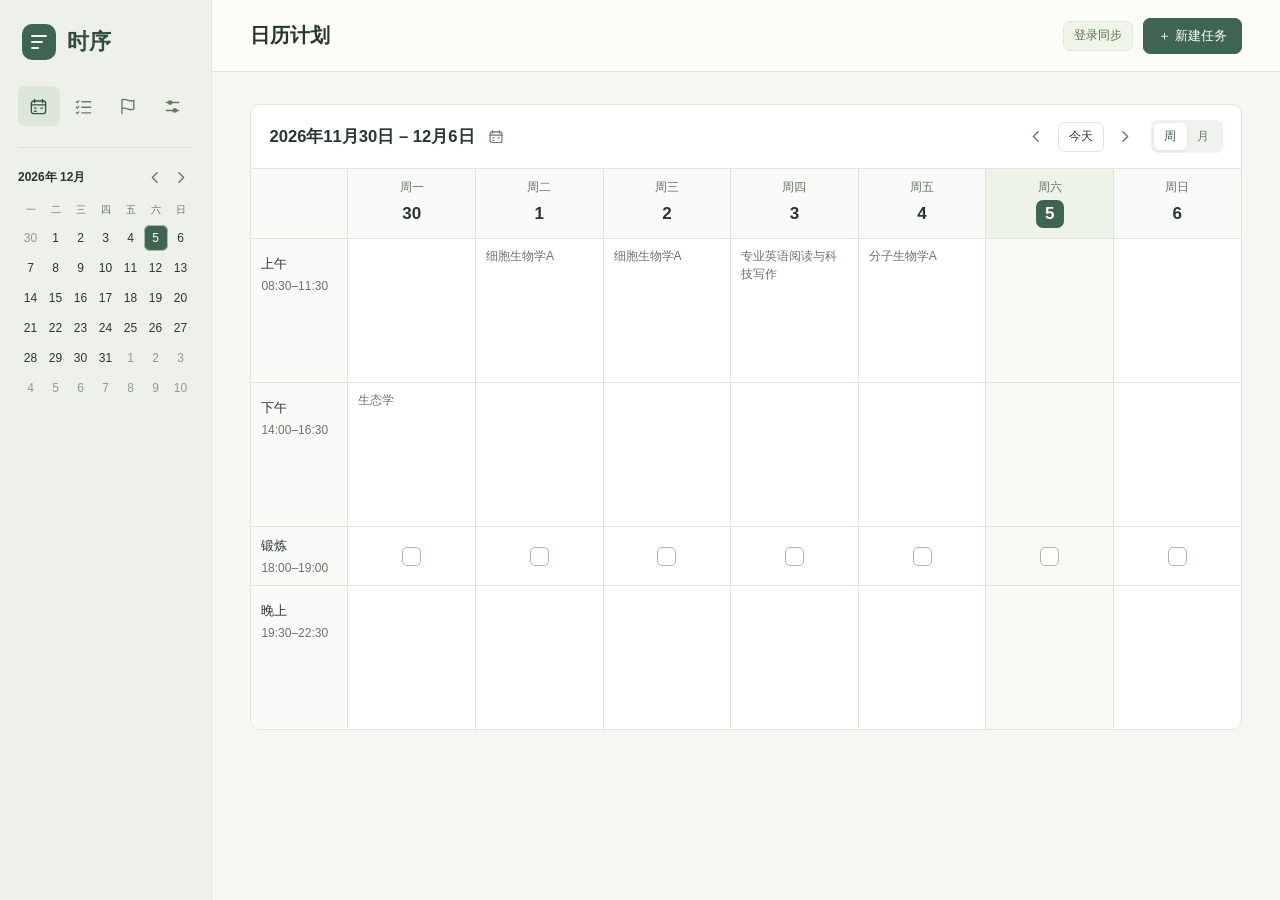
<file: index.html>
<!doctype html>
<html lang="zh-CN">
<head>
  <meta charset="utf-8"><meta name="viewport" content="width=device-width, initial-scale=1">
  <meta name="theme-color" content="#f6f7f3">
  <meta name="description" content="按上午、下午和晚上安排任务的周历和月历。">
  <title>时序 · 日历计划</title>
  <link rel="icon" href="data:image/svg+xml,%3Csvg xmlns='http://www.w3.org/2000/svg' viewBox='0 0 64 64'%3E%3Crect width='64' height='64' rx='18' fill='%233e6151'/%3E%3Cpath d='M18 20h28M18 32h21M18 44h12' stroke='%23fff' stroke-width='6' stroke-linecap='round'/%3E%3C/svg%3E">
  <style>:root {
  --bg: #f6f7f3;
  --paper: #fff;
  --ink: #28372e;
  --muted: #687568;
  --line: #e1e6dd;
  --green: #3f6552;
  --light: #eaf0e8;
  --red: #a45243;
  font-family: Inter, "Segoe UI", "Microsoft YaHei", Arial, sans-serif;
  color: var(--ink);
  font-size: 14px;
}
* { box-sizing: border-box; }
[hidden] { display: none !important; }
body { margin: 0; background: var(--bg); }
button, input, select, textarea { font: inherit; }
button, a, input, select, textarea { -webkit-tap-highlight-color: transparent; }
button, a { touch-action: manipulation; }
button { background: none; border: 0; color: inherit; cursor: pointer; }
button:disabled { opacity: .45; cursor: not-allowed; }
button:focus-visible, a:focus-visible, input:focus-visible, select:focus-visible, textarea:focus-visible, .date-jump:focus-within { outline: 2px solid #799f86; outline-offset: 2px; }
svg { width: 19px; height: 19px; flex-shrink: 0; fill: none; stroke: currentColor; stroke-width: 1.7; stroke-linecap: round; stroke-linejoin: round; }
h1, h2, h3, p { margin: 0; }
h1 { font-size: 20px; font-weight: 650; }
h2 { font-size: 16px; font-weight: 600; }
.button, .icon-button, .nav-item, .date-jump { display: inline-flex; align-items: center; justify-content: center; border-radius: 7px; }
.button { padding: 8px 14px; gap: 6px; min-height: 36px; border: 1px solid var(--line); background: var(--paper); font-size: 13px; white-space: nowrap; }
.button:hover, .icon-button:hover, .date-jump:hover { background: #edf2ea; }
.button.primary { background: var(--green); color: #fff; border-color: var(--green); }
.button.primary:hover { background: #325542; }
.button.soft { color: var(--green); background: var(--light); }
.button.danger, .form-error, .overdue-text { color: var(--red); }
.button.small { padding: 5px 10px; min-height: 30px; font-size: 12px; }
.icon-button, .date-jump { width: 32px; height: 32px; padding: 5px; color: var(--muted); }
.text-button { color: var(--green); padding: 8px; font-size: 12px; }
.text-button:hover { text-decoration: underline; }

.app-shell { display: flex; min-height: 100vh; }
.sidebar { position: sticky; top: 0; width: 212px; flex: 0 0 212px; height: 100vh; padding: 24px 18px; border-right: 1px solid var(--line); background: #eef1ea; }
.brand { display: inline-flex; align-items: center; gap: 11px; margin-left: 4px; color: #314e3d; font-size: 22px; font-weight: 650; text-decoration: none; }
.brand-mark { width: 34px; height: 36px; padding: 9px; display: flex; flex-direction: column; justify-content: center; gap: 4px; border-radius: 10px; background: var(--green); }
.brand-mark i { height: 2px; background: #f1f5ec; border-radius: 2px; }
.brand-mark i:nth-child(2) { width: 75%; }
.brand-mark i:last-child { width: 50%; }
#navigation { display: grid; grid-template-columns: repeat(4, 1fr); gap: 3px; margin: 26px 0 21px; }
.nav-item { min-height: 40px; padding: 8px; color: #687967; }
.nav-item:hover { background: #e5eade; }
.nav-item.active { color: #355741; background: #dce7d8; }
.mini-calendar { border-top: 1px solid #dbe2d5; padding-top: 16px; }
.mini-title { display: flex; justify-content: space-between; align-items: center; margin-bottom: 12px; font-size: 12px; }
.mini-title .icon-button { width: 25px; height: 27px; }
.mini-grid { display: grid; grid-template-columns: repeat(7, 1fr); gap: 4px 0; text-align: center; }
.mini-grid > span { color: var(--muted); font-size: 10px; margin-bottom: 4px; }
.mini-day { position: relative; justify-self: center; width: 24px; height: 26px; padding: 0; border-radius: 6px; font-size: 12px; }
.mini-day:hover { background: #dce6d8; }
.mini-day.out { color: #909b89; }
.mini-day.today { box-shadow: inset 0 0 0 1px #a8bca3; }
.mini-day.selected { background: var(--green); color: #fff; }
.mini-day.has-event::after { content: ''; position: absolute; bottom: 1px; left: calc(50% - 2px); width: 4px; height: 3px; border-radius: 3px; background: #bd925c; }
.page-shell { flex: 1; min-width: 0; }
.topbar { min-height: 72px; padding: 12px clamp(18px, 3vw, 44px); border-bottom: 1px solid var(--line); background: #fbfcf8; display: flex; align-items: center; justify-content: space-between; gap: 12px; }
.topbar-actions { display: flex; align-items: center; gap: 10px; }
#save-status { margin: 12px 18px 0; }
main { max-width: 1660px; padding: clamp(16px, 2.5vw, 36px) clamp(16px, 3vw, 44px); margin: auto; }

.calendar-panel, .task-table, .settings-card, .milestone-card, .panel { border: 1px solid var(--line); background: var(--paper); border-radius: 10px; }
.calendar-panel { overflow: hidden; }
.calendar-toolbar, .calendar-title, .calendar-controls { display: flex; align-items: center; }
.calendar-toolbar { justify-content: space-between; flex-wrap: wrap; gap: 10px 18px; padding: 15px 18px; }
.calendar-title { gap: 5px; }
.calendar-title h2 { font-size: clamp(15px, 1.3vw, 19px); font-variant-numeric: tabular-nums; }
.date-jump { position: relative; }
.date-jump svg { width: 16px; }
.date-jump input { position: absolute; inset: 0; width: 100%; height: 100%; padding: 0; border: 0; opacity: 0; cursor: pointer; }
.date-jump input::-webkit-calendar-picker-indicator { position: absolute; inset: 0; width: auto; height: auto; cursor: pointer; }
.calendar-controls { gap: 5px; }
.segmented { display: flex; margin-left: 5px; padding: 3px; border-radius: 7px; background: #f0f3ed; }
.segmented button { min-width: 33px; padding: 5px 9px; color: var(--muted); border-radius: 5px; font-size: 12px; }
.segmented button[aria-pressed=true] { background: #fff; color: var(--green); box-shadow: 0 1px 3px #263d291c; }
.calendar-scroll { position: relative; overflow-x: auto; }
.week-grid { display: grid; grid-template-columns: 96px repeat(7, minmax(90px, 1fr)); min-width: 726px; }
.week-header, .week-cell, .month-cell { border-left: 1px solid var(--line); border-top: 1px solid var(--line); }
.week-header, .month-weekday { padding: 10px 3px; text-align: center; font-size: 12px; color: var(--muted); background: #fafbf8; }
.week-header b { display: grid; place-items: center; width: 28px; height: 28px; margin: 4px auto 0; font-size: 17px; font-weight: 550; color: var(--ink); border-radius: 7px; }
.week-header.selected, .month-cell.selected { background: #edf3e9; }
.week-header.today b, .month-date.today { background: var(--green); color: #fff; }
.week-time, .corner { position: sticky; left: 0; z-index: 1; background: #fafbf8; box-shadow: 1px 0 var(--line); }
.corner { border-left: 0; }
.week-time { padding: 16px 10px; border-top: 1px solid var(--line); }
.week-time b { display: block; margin-bottom: 6px; font-size: 13px; font-weight: 550; }
.week-time span { display: block; font-size: 12px; color: var(--muted); white-space: nowrap; font-variant-numeric: tabular-nums; }
.week-cell { display: flex; flex-direction: column; gap: 5px; min-width: 0; min-height: clamp(108px, 16vh, 170px); padding: 7px; }
.week-cell.selected { background: #f7faf4; }
.week-cell:hover { background: #f4f7ef; }
.cell-add { display: grid; flex: 1; place-items: center; min-height: 29px; border-radius: 5px; color: #758b79; }
.cell-add svg { width: 15px; height: 15px; }
@media (hover: hover) {
  .cell-add { opacity: 0; }
  .week-cell:hover .cell-add, .week-cell:focus-within .cell-add { opacity: 1; }
}
.exercise-cell { min-height: 58px; align-items: center; justify-content: center; }
.week-time.exercise { padding-block: 10px; }
.week-task { display: flex; gap: 4px; align-items: flex-start; padding: 4px; border-radius: 5px; border-left: 2px solid #cfaf78; background: #f6f0e4; cursor: grab; }
.week-task.afternoon { border-color: #9ebdcb; background: #edf3f6; }
.week-task.evening { border-color: #b5a2c8; background: #f1edf6; }
.week-task-title { flex: 1; min-width: 0; padding: 3px 1px; text-align: left; overflow-wrap: anywhere; line-height: 1.55; font-size: 12px; }
.week-task.done .week-task-title, .completed .task-title { text-decoration: line-through; color: var(--muted); }
.check { display: inline-flex; align-items: center; justify-content: center; flex: 0 0 auto; width: 19px; height: 19px; padding: 0; border: 1px solid #aab9a5; background: #fff; border-radius: 5px; }
.check.checked { color: #fff; background: var(--green); border-color: var(--green); }
.check svg { width: 13px; height: 13px; }
.week-task .check { width: 16px; height: 16px; margin-top: 4px; }
.course-hint { padding: 1px 3px; font-size: 12px; line-height: 1.5; color: var(--muted); overflow-wrap: anywhere; }
.cell-deadline { border-radius: 4px; padding: 4px 6px; background: #fbefe5; color: #95613c; text-align: left; overflow-wrap: anywhere; font-size: 11px; }
.drop-target { outline: 2px dashed #819c75; outline-offset: -3px; background: #eef5e5 !important; }
.month-grid { display: grid; grid-template-columns: repeat(7, minmax(0, 1fr)); }
.month-weekday { border-top: 1px solid var(--line); }
.month-cell { display: flex; flex-direction: column; align-items: stretch; gap: 4px; min-width: 0; min-height: clamp(80px, 11vh, 120px); padding: 7px; }
.month-cell:nth-child(7n+1) { border-left: 0; }
.month-cell.out { background: #f9faf7; color: #939e8c; }
.month-date { align-self: flex-start; min-width: 26px; height: 26px; padding: 2px; border-radius: 5px; font-size: 12px; }
.month-summary { padding: 3px 0; color: var(--green); text-align: left; font-size: 11px; }

.view-wide { max-width: 980px; margin: auto; }
.quick-entry, .filters, .list-actions, .settings-actions { display: flex; align-items: center; gap: 8px; }
.quick-entry { margin-bottom: 15px; }
.quick-entry input, .search-input, .field input, .field select, .field textarea, .settings-card input:not([type=checkbox]) { min-width: 0; border: 1px solid #d8e0d3; border-radius: 7px; padding: 9px 11px; background: #fff; color: var(--ink); font-size: 13px; }
.quick-entry input { flex: 1; }
.quick-entry button { display: grid; place-items: center; min-height: 37px; width: 38px; border-radius: 7px; background: var(--light); color: var(--green); }
.filters { flex-wrap: wrap; margin-bottom: 16px; }
.filter { padding: 7px 10px; border: 1px solid var(--line); border-radius: 6px; background: #fff; font-size: 12px; color: var(--muted); }
.filter[aria-pressed=true] { color: var(--green); background: #e4eddf; border-color: #cfddc8; }
.search-input { margin-left: auto; width: 210px; }
.task-table { padding: 0 18px; }
.task-line { display: flex; align-items: center; gap: 12px; padding: 15px 0; }
.task-line + .task-line, .countdown + .countdown { border-top: 1px solid var(--line); }
.task-content, .countdown-info { flex: 1; min-width: 0; padding: 0; text-align: left; }
.task-title, .countdown-info strong { display: block; line-height: 1.6; overflow-wrap: anywhere; }
.task-meta { display: flex; align-items: center; flex-wrap: wrap; gap: 5px; margin-top: 4px; color: var(--muted); font-size: 12px; }
.priority-dot { width: 6px; height: 6px; border-radius: 50%; background: #8c9d84; }
.priority-dot.high { background: #c18068; }
.priority-dot.low { background: #bac4b3; }
.list-actions, .settings-actions { flex-wrap: wrap; }
.list-actions { margin-top: 12px; }
.empty-large { padding: 40px 16px; text-align: center; color: var(--muted); }
.milestone-grid { display: grid; grid-template-columns: repeat(auto-fit, minmax(min(230px, 100%), 1fr)); gap: 14px; }
.milestone-card { position: relative; padding: 20px; }
.milestone-card .icon-button { position: absolute; top: 10px; right: 10px; }
.tag { color: #77774f; font-size: 12px; }
.milestone-card h2 { margin: 16px 0 8px; overflow-wrap: anywhere; }
.large-number { margin: 12px 0; color: var(--green); font-size: 36px; }
.large-number.overdue-text { color: var(--red); }
.large-number small { margin-left: 5px; font-size: 13px; }
.milestone-card p, .countdown-info small { color: var(--muted); font-size: 12px; }
.notes-text { margin-top: 10px; line-height: 1.6; white-space: pre-wrap; overflow-wrap: anywhere; }
.countdown { padding: 12px 0; }
.countdown-info small { display: block; margin-top: 3px; }

.settings-card { padding: 20px 24px; margin-bottom: 15px; }
details.settings-card { margin-top: 15px; }
.settings-card h2 { margin-bottom: 14px; }
.settings-card h2 small { margin-left: 6px; font-size: 11px; color: var(--muted); font-weight: 400; }
.settings-row { display: grid; grid-template-columns: 130px minmax(0, 1fr); align-items: center; gap: 12px; margin: 14px 0; }
.time-pair, .setting-switch, .checkbox-field { display: flex; align-items: center; gap: 10px; }
.time-pair input { width: 125px; }
.time-pair span, .course-list, .form-help { color: var(--muted); font-size: 12px; }
.settings-card input[type=date] { max-width: 195px; }
input[type=checkbox] { width: 17px; height: 17px; accent-color: var(--green); }
.settings-card details { margin-top: 16px; }
.settings-card summary { cursor: pointer; }
.course-list, .form-help { line-height: 1.8; }
.course-list { padding-top: 10px; }
.settings-footer { display: flex; justify-content: flex-end; align-items: center; gap: 12px; margin: 0 0 20px; }
dialog { width: min(500px, calc(100% - 24px)); max-height: calc(100% - 24px); overflow: auto; padding: 0; border: 1px solid var(--line); border-radius: 12px; box-shadow: 0 18px 60px #263d292b; color: var(--ink); }
dialog::backdrop { background: #26342455; }
.dialog-head, .dialog-footer { display: flex; align-items: center; gap: 8px; padding: 15px 21px; }
.dialog-head { justify-content: space-between; border-bottom: 1px solid var(--line); }
.dialog-head h2 { font-size: 18px; }
.dialog-body { padding: 19px 21px; }
.dialog-footer { justify-content: flex-end; border-top: 1px solid var(--line); }
.dialog-footer .danger { margin-right: auto; }
.field { display: block; min-width: 0; margin-bottom: 14px; }
.field > span { display: block; margin-bottom: 6px; font-size: 12px; color: var(--muted); }
.field input, .field textarea, .field select { width: 100%; }
.field textarea { min-height: 68px; resize: vertical; }
.field-grid { display: grid; grid-template-columns: repeat(2, minmax(0, 1fr)); gap: 0 12px; }
.form-error { font-size: 12px; line-height: 1.6; }
#toast { display: none; position: fixed; bottom: 22px; left: 50%; transform: translateX(-50%); z-index: 20; width: max-content; max-width: calc(100% - 28px); padding: 11px 16px; border-radius: 8px; color: #fff; background: #324a3a; line-height: 1.6; font-size: 13px; }
#toast.show { display: flex; gap: 15px; align-items: center; }
#toast button { color: #d8e8a8; text-decoration: underline; white-space: nowrap; }

@media (max-width: 900px) {
  .sidebar { width: 65px; flex-basis: 65px; padding: 20px 9px; }
  .brand { display: flex; justify-content: center; margin-left: 0; }
  .brand > span:last-child, .mini-calendar { display: none; }
  #navigation { grid-template-columns: 1fr; gap: 7px; }
}
@media (max-width: 600px) {
  body { padding-bottom: calc(64px + env(safe-area-inset-bottom)); }
  .app-shell { min-height: calc(100dvh - 64px - env(safe-area-inset-bottom)); }
  .sidebar { position: fixed; inset: auto 0 0; z-index: 10; width: 100%; height: auto; padding: 5px 10px calc(5px + env(safe-area-inset-bottom)); border: 0; border-top: 1px solid var(--line); background: #f8faf5; }
  .sidebar .brand { display: none; }
  #navigation { display: flex; justify-content: space-around; gap: 0; margin: 0; }
  .nav-item { width: 54px; min-height: 44px; }
  .topbar { min-height: 60px; padding: 9px 14px; }
  h1 { font-size: 18px; }
  .topbar-actions { gap: 6px; }
  main { padding: 14px 10px; }
  .calendar-toolbar { padding: 11px 12px; gap: 5px 12px; }
  .calendar-controls { margin-left: auto; }
  .week-grid { grid-template-columns: 76px repeat(7, minmax(98px, 1fr)); min-width: 762px; }
  .week-time { padding-inline: 6px; }
  .week-time span { font-size: 11px; }
  .week-cell { min-height: 100px; padding: 5px; }
  .exercise-cell { min-height: 54px; }
  .month-weekday { font-size: 11px; }
  .month-cell { min-height: 76px; padding: 3px; }
  .month-cell .cell-deadline { overflow: hidden; max-height: 32px; padding: 2px; font-size: 10px; }
  .month-summary { font-size: 10px; }
  .search-input { flex: 1 1 100%; margin-left: 0; }
  .filters { gap: 5px; }
  .task-table, .settings-card { padding-inline: 14px; }
  .settings-row { grid-template-columns: minmax(0, 1fr); gap: 6px; }
  .time-pair input { max-width: 42%; }
  .quick-entry input, .search-input, .field input, .field select, .field textarea, .settings-card input:not([type=checkbox]) { font-size: 16px; }
  .dialog-head, .dialog-footer, .dialog-body { padding-inline: 16px; }
  #toast { bottom: calc(65px + env(safe-area-inset-bottom)); }
}
@media (max-width: 385px) {
  #task-form .field-grid { grid-template-columns: 1fr; }
}

.cloud-button{color:#52724b;background:#f0f5e9;max-width:170px;overflow:hidden;text-overflow:ellipsis}.cloud-panel{font-size:13px;line-height:1.8}.cloud-panel p{color:#7a8c6c;margin:10px 0}.cloud-account{padding:12px 14px;background:#f2f6ec;border-radius:7px;overflow-wrap:anywhere}.cloud-state{font-size:11px;color:#8b987f}.cloud-error{color:#b56248!important;white-space:pre-wrap;overflow-wrap:anywhere}.cloud-conflict{border:1px solid #e2e8da;border-radius:8px;padding:13px;margin:12px 0}.cloud-conflict strong{display:block;font-size:12px;margin-bottom:8px;overflow-wrap:anywhere}.cloud-conflict label{display:flex;align-items:flex-start;gap:8px;font-size:12px;margin:9px 0;white-space:pre-wrap;overflow-wrap:anywhere}.cloud-conflict input{accent-color:#3f6552;margin-top:4px}.cloud-footer{flex-wrap:wrap}.cloud-setup-note{font-size:11px;color:#8b997e}.cloud-settings-entry{display:flex;align-items:center;justify-content:space-between;gap:12px}.cloud-settings-entry h2{margin:0}.cloud-button[data-state=error]{background:#fbf0e8;color:#b36b45}@media(max-width:600px){.cloud-button{max-width:100px}.cloud-panel input{font-size:16px}.cloud-settings-entry{align-items:flex-start}.cloud-footer .button{flex-grow:1}}
.cloud-settings-entry{flex-wrap:wrap}
</style>
</head>
<body>
<div class="app-shell">
  <aside class="sidebar">
    <a class="brand" href="#" aria-label="时序首页"><span class="brand-mark"><i></i><i></i><i></i></span><span>时序</span></a>
    <nav id="navigation" aria-label="主要导航"></nav>
    <div id="mini-calendar" class="mini-calendar"></div>
  </aside>
  <div class="page-shell">
    <header class="topbar">
      <h1 id="page-title">日历计划</h1>
      <div class="topbar-actions"><button id="create-item" class="button primary" data-action="new-task">＋ 新建任务</button></div>
    </header>
    <button id="save-status" class="button danger" data-action="export" hidden>本机保存失败，导出备份</button>
    <main id="main" aria-labelledby="page-title"></main>
  </div>
</div>
<dialog id="editor" aria-labelledby="dialog-title"><div id="dialog-content"></div></dialog>
<div id="toast" role="status" aria-live="polite"></div>
<input type="file" id="import-file" accept="application/json,.json" hidden>
<script>window.COURSE_DATA = [
  {
    "code": "ae22131033",
    "name": "专业英语阅读与科技写作",
    "weekText": "13-17周",
    "weeks": [
      13,
      14,
      15,
      16,
      17
    ],
    "day": 4,
    "start": 1,
    "end": 2,
    "place": "前卫-逸夫楼-409"
  },
  {
    "code": "ae22131033",
    "name": "专业英语阅读与科技写作",
    "weekText": "7-12周",
    "weeks": [
      7,
      8,
      9,
      10,
      11,
      12
    ],
    "day": 4,
    "start": 1,
    "end": 2,
    "place": "前卫-逸夫楼-409"
  },
  {
    "code": "ae22131033",
    "name": "专业英语阅读与科技写作",
    "weekText": "1-4周,6周",
    "weeks": [
      1,
      2,
      3,
      4,
      6
    ],
    "day": 4,
    "start": 1,
    "end": 2,
    "place": "前卫-逸夫楼-409"
  },
  {
    "code": "ae22131011",
    "name": "分子生物学A",
    "weekText": "5-6周,9周,13-15周",
    "weeks": [
      5,
      6,
      9,
      13,
      14,
      15
    ],
    "day": 5,
    "start": 1,
    "end": 4,
    "place": "前卫-敬信教学楼-F区第五阶梯"
  },
  {
    "code": "ae22131011",
    "name": "分子生物学A",
    "weekText": "2周,7-8周,10-12周,16周",
    "weeks": [
      2,
      7,
      8,
      10,
      11,
      12,
      16
    ],
    "day": 5,
    "start": 1,
    "end": 4,
    "place": "前卫-敬信教学楼-F区第五阶梯"
  },
  {
    "code": "ae22131011",
    "name": "分子生物学A",
    "weekText": "1周",
    "weeks": [
      1
    ],
    "day": 5,
    "start": 1,
    "end": 4,
    "place": "前卫-敬信教学楼-F区第七阶梯"
  },
  {
    "code": "ae22131010",
    "name": "细胞生物学A",
    "weekText": "12-16周",
    "weeks": [
      12,
      13,
      14,
      15,
      16
    ],
    "day": 2,
    "start": 3,
    "end": 4,
    "place": "前卫-逸夫楼-第二阶梯"
  },
  {
    "code": "ae22131010",
    "name": "细胞生物学A",
    "weekText": "2-4周,10-11周",
    "weeks": [
      2,
      3,
      4,
      10,
      11
    ],
    "day": 2,
    "start": 3,
    "end": 4,
    "place": "前卫-逸夫楼-第十五阶梯"
  },
  {
    "code": "ae22131010",
    "name": "细胞生物学A",
    "weekText": "1周,5-9周",
    "weeks": [
      1,
      5,
      6,
      7,
      8,
      9
    ],
    "day": 2,
    "start": 3,
    "end": 4,
    "place": "前卫-逸夫楼-第十五阶梯"
  },
  {
    "code": "ae22131010",
    "name": "细胞生物学A",
    "weekText": "2-4周,10-11周",
    "weeks": [
      2,
      3,
      4,
      10,
      11
    ],
    "day": 3,
    "start": 3,
    "end": 4,
    "place": "前卫-第三教学楼-第十阶梯"
  },
  {
    "code": "ae22131010",
    "name": "细胞生物学A",
    "weekText": "12-16周",
    "weeks": [
      12,
      13,
      14,
      15,
      16
    ],
    "day": 3,
    "start": 3,
    "end": 4,
    "place": "前卫-第三教学楼-第十阶梯"
  },
  {
    "code": "ae22131010",
    "name": "细胞生物学A",
    "weekText": "1周,5-9周",
    "weeks": [
      1,
      5,
      6,
      7,
      8,
      9
    ],
    "day": 3,
    "start": 3,
    "end": 4,
    "place": "前卫-第三教学楼-第十阶梯"
  },
  {
    "code": "ae22131018",
    "name": "基因工程B",
    "weekText": "1-8周",
    "weeks": [
      1,
      2,
      3,
      4,
      5,
      6,
      7,
      8
    ],
    "day": 3,
    "start": 5,
    "end": 6,
    "place": "前卫-第三教学楼-311"
  },
  {
    "code": "ae22131016",
    "name": "生物信息学",
    "weekText": "1-5周",
    "weeks": [
      1,
      2,
      3,
      4,
      5
    ],
    "day": 6,
    "start": 5,
    "end": 8,
    "place": "前卫-敬信教学楼-F区第五阶梯"
  },
  {
    "code": "ae22131029",
    "name": "生态学",
    "weekText": "1-16周",
    "weeks": [
      1,
      2,
      3,
      4,
      5,
      6,
      7,
      8,
      9,
      10,
      11,
      12,
      13,
      14,
      15,
      16
    ],
    "day": 1,
    "start": 7,
    "end": 8,
    "place": "前卫-第三教学楼-第一阶梯"
  }
];

(() => {
'use strict';
const STORAGE='dayloom-planner-v1';
const SLOT_IDS=['morning','afternoon','evening'];
const SLOT_NAMES={morning:'上午',afternoon:'下午',evening:'晚上'};
const DEFAULT_SLOTS={morning:['08:30','11:30'],afternoon:['14:00','16:30'],evening:['19:30','22:30']};
const DATE_TYPES={exam:'考试',deadline:'截止日',other:'目标日'};
const WEEKDAYS=['周一','周二','周三','周四','周五','周六','周日'];
const SECTIONS=[['08:00','08:45'],['08:55','09:40'],['10:00','10:45'],['10:55','11:40'],['13:30','14:15'],['14:25','15:10'],['15:30','16:15'],['16:25','17:10']];
const ICONS={
 calendar:'<rect x="3" y="5" width="18" height="16" rx="3"/><path d="M7 3v4m10-4v4M3 10h18M7 14h2m6 0h2m-10 4h2"/>',
 list:'<path d="m3 6 1 1 2-2m-3 8 1 1 2-2m-3 8 1 1 2-2M10 6h11M10 13h11M10 20h11"/>',
 flag:'<path d="M5 21V3m0 1c4-4 10 4 15 0v11c-5 4-11-4-15 0"/>',
 settings:'<path d="M4 7h16M4 17h16"/><circle cx="9" cy="7" r="3" fill="currentColor" stroke="none"/><circle cx="15" cy="17" r="3" fill="currentColor" stroke="none"/>',
 check:'<path d="m5 12 4 4L19 6"/>',plus:'<path d="M12 5v14M5 12h14"/>',
 left:'<path d="m14 6-6 6 6 6"/>',right:'<path d="m10 6 6 6-6 6"/>',
 download:'<path d="M12 3v12m-4-4 4 4 4-4M4 16v5h16v-5"/>',
 edit:'<path d="m15 4 5 5M4 20l5-1L21 7l-5-5L4 14z"/>',close:'<path d="m6 6 12 12M6 18 18 6"/>'
};
const icon=n=>`<svg viewBox="0 0 24 24" aria-hidden="true">${ICONS[n]||ICONS.list}</svg>`;
const esc=s=>String(s??'').replace(/[&<>"']/g,c=>({'&':'&amp;','<':'&lt;','>':'&gt;','"':'&quot;',"'":'&#39;'}[c]));
const localDate=d=>`${d.getFullYear()}-${String(d.getMonth()+1).padStart(2,'0')}-${String(d.getDate()).padStart(2,'0')}`;
const today=()=>new Intl.DateTimeFormat('en-CA',{timeZone:'Asia/Shanghai',year:'numeric',month:'2-digit',day:'2-digit'}).format(new Date());
const parseDate=s=>new Date(s+'T12:00:00');
const addDays=(s,n)=>{const d=parseDate(s);d.setDate(d.getDate()+n);return localDate(d);};
const dateDiff=(a,b)=>Math.round((Date.UTC(...a.split('-').map((x,i)=>+x-(i===1?1:0)))-Date.UTC(...b.split('-').map((x,i)=>+x-(i===1?1:0))))/86400000);
const weekStart=s=>addDays(s,-((parseDate(s).getDay()+6)%7));
const shortDate=s=>`${+s.slice(5,7)}月${+s.slice(8,10)}日`;
const fullDate=s=>`${s.slice(0,4)}年${shortDate(s)}`;
const uid=()=>globalThis.crypto?.randomUUID?.()||`id-${Date.now()}-${Math.random().toString(36).slice(2)}`;
const clone=x=>JSON.parse(JSON.stringify(x));
const validDate=s=>typeof s==='string'&&/^\d{4}-\d{2}-\d{2}$/.test(s)&&!isNaN(parseDate(s))&&localDate(parseDate(s))===s;
const validTime=s=>typeof s==='string'&&/^([01]\d|2[0-3]):[0-5]\d$/.test(s);
const defaultSettings=()=>({semester:'2026-09-07',courseHints:true,slots:clone(DEFAULT_SLOTS),slotDefaultsVersion:2,exercise:['18:00','19:00'],exerciseEnabled:true});
const newState=()=>({version:1,tasks:[],milestones:[],exerciseDone:{},settings:defaultSettings()});
let storageError=false,initialError='',upgradeLocal=false;
let state=newState();
try{
 const saved=localStorage.getItem(STORAGE);
 if(saved){
   const raw=JSON.parse(saved);
   state=validateState(raw);
   upgradeLocal=raw.settings.slotDefaultsVersion!==state.settings.slotDefaultsVersion;
 }
}catch(e){storageError=true;initialError='本地数据未能读取，请导出当前数据或从备份恢复。';}
let selected=today(),calendarMode='week',view='calendar',filter='open',search='',quickDraft='',toastTimer,undoState=null,lastToday=today();
const $=s=>document.querySelector(s);
function overlaps(a,b){return a[0]<b[1]&&b[0]<a[1];}
function upgradeSlotDefaults(slots,settings){
 if(settings.slotDefaultsVersion===2)return;
 // Only extend an old default if it still fits alongside the user's other time blocks.
 for(const [id,oldStart] of [['morning','09:00'],['evening','20:00']]){
   const range=DEFAULT_SLOTS[id];
   if(slots[id][0]!==oldStart||slots[id][1]!==range[1])continue;
   if(SLOT_IDS.some(other=>other!==id&&overlaps(range,slots[other])))continue;
   if(settings.exerciseEnabled&&overlaps(range,settings.exercise))continue;
   slots[id]=[...range];
 }
}
function validateState(raw){
 if(!raw||raw.version!==1||!Array.isArray(raw.tasks)||!Array.isArray(raw.milestones)||raw.tasks.length>20000||raw.milestones.length>5000)throw Error('不是有效的时序备份文件');
 const text=(v,max=500)=>typeof v==='string'&&v.length<=max;
 const seen=new Set();
 const tasks=raw.tasks.map(t=>{
   if(!t||!text(t.id,100)||seen.has(t.id)||!text(t.title,200)||!t.title.trim()||
      !(t.date===''||validDate(t.date))||!SLOT_IDS.includes(t.slot)||!['high','normal','low'].includes(t.priority)||
      !(t.due===''||validDate(t.due))||typeof t.done!=='boolean'||!text(t.note,3000))throw Error('任务数据格式不正确');
   seen.add(t.id);
   const task={id:t.id,title:t.title.trim(),date:t.date,slot:t.slot,priority:t.priority,due:t.due,done:t.done,note:t.note};
   // Keep historical estimates intact when a v1 plan is backed up again.
   if(Number.isInteger(t.minutes)&&t.minutes>=5&&t.minutes<=600)task.minutes=t.minutes;
   return task;
 });
 const milestones=raw.milestones.map(m=>{if(!m||!text(m.id,100)||seen.has(m.id)||!text(m.title,200)||!m.title.trim()||!validDate(m.date)||!['exam','deadline','other'].includes(m.type)||typeof m.done!=='boolean'||!text(m.note,3000))throw Error('倒数日数据格式不正确');seen.add(m.id);return {id:m.id,title:m.title.trim(),date:m.date,type:m.type,done:m.done,note:m.note};});
 const s=raw.settings;if(!s||!validDate(s.semester)||parseDate(s.semester).getDay()!==1||typeof s.courseHints!=='boolean'||typeof s.exerciseEnabled!=='boolean')throw Error('设置数据格式不正确');
 const slots={};let previousEnd='';for(const id of SLOT_IDS){const pair=s.slots?.[id];if(!Array.isArray(pair)||pair.length!==2||!pair.every(validTime)||pair[1]<=pair[0]||pair[0]<previousEnd)throw Error('任务时段需按顺序排列，且不能重叠');previousEnd=pair[1];slots[id]=[...pair];}
 if(!Array.isArray(s.exercise)||s.exercise.length!==2||!s.exercise.every(validTime)||s.exercise[0]>=s.exercise[1])throw Error('锻炼时间格式不正确');
 if(s.exerciseEnabled&&SLOT_IDS.some(id=>overlaps(s.exercise,slots[id])))throw Error('锻炼时间不能与任务时段重叠');
 upgradeSlotDefaults(slots,s);
 const exerciseDone={};if(raw.exerciseDone&&typeof raw.exerciseDone==='object')for(const [date,done]of Object.entries(raw.exerciseDone)){if(validDate(date)&&done===true)exerciseDone[date]=true;}
 return {version:1,tasks,milestones,settings:{semester:s.semester,courseHints:s.courseHints,slots,slotDefaultsVersion:2,exercise:[...s.exercise],exerciseEnabled:s.exerciseEnabled},exerciseDone};
}
function save(notify=true){try{localStorage.setItem(STORAGE,JSON.stringify(state));storageError=false;}catch(e){storageError=true;toast('浏览器无法保存，请立即导出备份。');}updateSaveLabel();if(notify)document.dispatchEvent(new Event('dayloom:change'));}
function updateSaveLabel(){$('#save-status').hidden=!storageError;}
function mutate(fn,message,undo=true){if(undo)undoState={state:clone(state),selected};fn();save();render();if(message)toast(message,undo);}
function toast(message,undo=false){clearTimeout(toastTimer);$('#toast').innerHTML=`<span>${esc(message)}</span>${undo?'<button data-action="undo">撤销</button>':''}`;$('#toast').classList.add('show');toastTimer=setTimeout(()=>$('#toast').classList.remove('show'),6500);}
function courseEvents(date){if(!state.settings.courseHints)return [];const week=Math.floor(dateDiff(date,state.settings.semester)/7)+1;const day=(parseDate(date).getDay()+6)%7+1;return (window.COURSE_DATA||[]).filter(c=>c.day===day&&c.weeks.includes(week)&&c.end<=8&&!c.name.includes('实验'));}
const tasksIn=date=>state.tasks.filter(t=>t.date===date);
function sortedTasks(tasks){return [...tasks].sort((a,b)=>(a.done-b.done)||((a.due||'9999').localeCompare(b.due||'9999'))||({high:0,normal:1,low:2}[a.priority]-{high:0,normal:1,low:2}[b.priority]));}
function allDates(){return [...state.milestones.filter(m=>!m.done).map(m=>({...m,kind:'milestone'})),...state.tasks.filter(t=>t.due&&!t.done).map(t=>({id:t.id,title:t.title,date:t.due,type:'deadline',kind:'task',done:false,note:t.note}))].sort((a,b)=>a.date.localeCompare(b.date));}
function byDate(items){
 const days=new Map();
 for(const item of items){
   if(!days.has(item.date))days.set(item.date,[]);
   days.get(item.date).push(item);
 }
 return days;
}
function deadlineLabel(date){const n=dateDiff(date,today());return n===0?'今天截止':n<0?`已逾期 ${-n} 天`:`还有 ${n} 天`;}
function taskCheck(task){
 return `<button class="check ${task.done?'checked':''}" role="checkbox" aria-checked="${task.done}" aria-label="${task.done?'取消完成':'完成'} ${esc(task.title)}" data-action="toggle-task" data-id="${esc(task.id)}">${task.done?icon('check'):''}</button>`;
}
function taskLine(task){
 const id=esc(task.id),priority={high:'高',normal:'普通',low:'低'}[task.priority];
 return `<div class="task-line ${task.done?'completed':''}">
   ${taskCheck(task)}
   <button class="task-content" data-action="edit-task" data-id="${id}">
     <span class="task-title">${esc(task.title)}</span>
     <span class="task-meta"><i class="priority-dot ${task.priority}" role="img" aria-label="${priority}优先级" title="${priority}优先级"></i>${task.date?`${shortDate(task.date)} ${SLOT_NAMES[task.slot]}`:'待安排'}
       ${task.due?`<span class="${task.due<today()&&!task.done?'overdue-text':''}">· ${deadlineLabel(task.due)}</span>`:''}
     </span>
   </button>
   ${task.done?'':`<button class="text-button" data-action="${task.date?'tomorrow':'schedule-task'}" data-id="${id}">${task.date?'顺延':'安排'}</button>`}
 </div>`;
}
const PAGES={calendar:['日历计划','calendar'],tasks:['任务清单','list'],milestones:['重要日子','flag'],settings:['偏好设置','settings']};
function render(){
 const previousScroll=$('.calendar-scroll');
 const scrollLeft=previousScroll?.dataset.date===selected?previousScroll.scrollLeft:null;
 $('#navigation').innerHTML=Object.entries(PAGES).map(([id,[name,symbol]])=>`<button class="nav-item ${view===id?'active':''}" data-action="nav" data-view="${id}" aria-label="${name}" title="${name}" ${view===id?'aria-current="page"':''}>${icon(symbol)}</button>`).join('');
 $('#page-title').textContent=PAGES[view][0];
 const create=$('#create-item');
 create.hidden=view==='settings';
 create.dataset.action=view==='milestones'?'new-milestone':'new-task';
 create.textContent=view==='milestones'?'＋ 添加倒数日':'＋ 新建任务';
 updateSaveLabel();
 const events=byDate(allDates());
 renderMini(events);
 $('#main').innerHTML=view==='calendar'?renderCalendar(events):view==='tasks'?renderTasks():view==='milestones'?renderMilestones():renderSettings();
 const scroll=$('.calendar-scroll');
 if(scroll&&scroll.scrollWidth>scroll.clientWidth){
   const header=scroll.querySelector('.week-header.selected');
   const gutter=scroll.querySelector('.week-time').offsetWidth;
   scroll.scrollLeft=scrollLeft??header.offsetLeft-(scroll.clientWidth+gutter-header.offsetWidth)/2;
 }
 document.dispatchEvent(new Event('dayloom:render'));
}
function renderMini(events){
 const d=parseDate(selected),first=localDate(new Date(d.getFullYear(),d.getMonth(),1)),start=weekStart(first),current=today();
 $('#mini-calendar').innerHTML=`<div class="mini-title"><b>${d.getFullYear()}年 ${d.getMonth()+1}月</b><div>
   <button class="icon-button" data-action="mini-month" data-delta="-1" aria-label="上个月">${icon('left')}</button><button class="icon-button" data-action="mini-month" data-delta="1" aria-label="下个月">${icon('right')}</button>
 </div></div><div class="mini-grid">${['一','二','三','四','五','六','日'].map(x=>`<span>${x}</span>`).join('')}${Array.from({length:42},(_,i)=>{
   const date=addDays(start,i);
   return `<button class="mini-day ${date===selected?'selected':''} ${date===current?'today':''} ${date.slice(0,7)!==first.slice(0,7)?'out':''} ${events.has(date)?'has-event':''}" data-action="select-date" data-date="${date}" aria-label="${fullDate(date)}" aria-pressed="${date===selected}">${+date.slice(-2)}</button>`;
 }).join('')}</div>`;
}
function renderCalendar(events){
 const week=calendarMode==='week',start=weekStart(selected),end=addDays(start,6);
 const endLabel=start.slice(0,7)===end.slice(0,7)?`${+end.slice(-2)}日`:start.slice(0,4)===end.slice(0,4)?shortDate(end):fullDate(end);
 const title=week?`${fullDate(start)} – ${endLabel}`:`${selected.slice(0,4)}年${+selected.slice(5,7)}月`;
 const tasks=byDate(state.tasks);
 return `<section class="calendar-panel" aria-labelledby="calendar-title">
   <header class="calendar-toolbar">
     <div class="calendar-title"><h2 id="calendar-title">${title}</h2><label class="date-jump" title="跳转日期">${icon('calendar')}<input id="plan-date" type="date" aria-label="跳转日期" value="${selected}"></label></div>
     <div class="calendar-controls">
       <button class="icon-button" aria-label="上一${week?'周':'月'}" data-action="calendar-prev">${icon('left')}</button>
       <button class="button small" data-action="today">今天</button>
       <button class="icon-button" aria-label="下一${week?'周':'月'}" data-action="calendar-next">${icon('right')}</button>
       <div class="segmented"><button aria-pressed="${week}" data-action="calendar-mode" data-mode="week">周</button><button aria-pressed="${!week}" data-action="calendar-mode" data-mode="month">月</button></div>
     </div>
   </header>
   ${week?renderWeek(start,tasks,events):renderMonth(tasks,events)}
 </section>`;
}
function calendarEvent(event,showType){
 const label=`${DATE_TYPES[event.type]} · ${esc(event.title)}`;
 return `<button class="cell-deadline" title="${label}" data-action="${event.kind==='task'?'edit-task':'edit-milestone'}" data-id="${esc(event.id)}">${showType?label:esc(event.title)}</button>`;
}
function weekCell(date,slot,tasks,events,courses){
 const selectedClass=date===selected?'selected':'';
 if(slot==='exercise'){
   const done=!!state.exerciseDone[date],label=`${done?'取消':'完成'}${shortDate(date)}锻炼`;
   return `<div class="week-cell exercise-cell ${selectedClass}"><button class="check ${done?'checked':''}" role="checkbox" aria-label="${label}" title="${label}" aria-checked="${done}" data-action="exercise" data-date="${date}">${done?icon('check'):''}</button></div>`;
 }
 const range=state.settings.slots[slot];
 return `<div class="week-cell ${selectedClass}" data-drop-date="${date}" data-drop-slot="${slot}">
   ${slot==='morning'?events.map(event=>calendarEvent(event,true)).join(''):''}
   ${courses.filter(c=>overlaps(range,[SECTIONS[c.start-1][0],SECTIONS[c.end-1][1]])).map(c=>`<span class="course-hint" title="${SECTIONS[c.start-1][0]}–${SECTIONS[c.end-1][1]}">${esc(c.name)}</span>`).join('')}
   ${tasks.filter(task=>task.slot===slot).map(task=>`<div class="week-task ${slot} ${task.done?'done':''}" draggable="true" data-task-id="${esc(task.id)}">
     ${taskCheck(task)}<button class="week-task-title" data-action="edit-task" data-id="${esc(task.id)}">${esc(task.title)}</button>
   </div>`).join('')}
   <button class="cell-add" data-action="new-task" data-date="${date}" data-slot="${slot}" aria-label="添加${shortDate(date)}${SLOT_NAMES[slot]}任务">${icon('plus')}</button>
 </div>`;
}
function renderWeek(start,tasks,events){
 const days=Array.from({length:7},(_,i)=>addDays(start,i)),current=today();
 const courses=days.map(courseEvents),ranges={...state.settings.slots};
 if(state.settings.exerciseEnabled)ranges.exercise=state.settings.exercise;
 const rows=Object.entries(ranges).sort(([,a],[,b])=>a[0].localeCompare(b[0]));
 return `<div class="calendar-scroll" data-date="${selected}"><div class="week-grid">
   <div class="week-header corner"></div>
   ${days.map((date,i)=>`<button class="week-header ${date===selected?'selected':''} ${date===current?'today':''}" data-action="select-date" data-date="${date}" aria-label="${fullDate(date)} ${WEEKDAYS[i]}" aria-pressed="${date===selected}">${WEEKDAYS[i]}<b>${+date.slice(-2)}</b></button>`).join('')}
   ${rows.map(([slot,range])=>`<div class="week-time ${slot}"><b>${SLOT_NAMES[slot]||'锻炼'}</b><span>${range.join('–')}</span></div>${days.map((date,i)=>weekCell(date,slot,tasks.get(date)||[],events.get(date)||[],courses[i])).join('')}`).join('')}
 </div></div>`;
}
function renderMonth(tasks,events){
 const first=selected.slice(0,7)+'-01',start=weekStart(first),current=today();
 return `<div class="month-grid">${WEEKDAYS.map(x=>`<div class="month-weekday">${x}</div>`).join('')}${Array.from({length:42},(_,i)=>{
   const date=addDays(start,i),items=tasks.get(date)||[],done=items.filter(task=>task.done).length;
   return `<div class="month-cell ${date===selected?'selected':''} ${date.slice(0,7)!==first.slice(0,7)?'out':''}">
     <button class="month-date ${date===current?'today':''}" data-action="select-date" data-mode="week" data-date="${date}" aria-label="查看${fullDate(date)}的周历">${+date.slice(-2)}</button>
     ${(events.get(date)||[]).slice(0,2).map(event=>calendarEvent(event,false)).join('')}
     ${items.length?`<button class="month-summary" data-action="select-date" data-mode="week" data-date="${date}" aria-label="查看${shortDate(date)}任务，已完成 ${done} 项，共 ${items.length} 项">${done}/${items.length} 项</button>`:''}
   </div>`;
 }).join('')}</div>`;
}
function renderTasks(){
 const labels={open:'未完成',today:'今天',unscheduled:'待安排',overdue:'已逾期',done:'已完成',all:'全部'},current=today();
 const matches={open:t=>!t.done,today:t=>t.date===current,unscheduled:t=>!t.date&&!t.done,overdue:t=>t.due&&t.due<current&&!t.done,done:t=>t.done,all:()=>true};
 const query=search.toLowerCase();
 const list=state.tasks.filter(t=>matches[filter](t)&&(!query||(t.title+' '+t.note).toLowerCase().includes(query)));
 const pending=state.tasks.some(t=>!t.done&&!t.date),scheduled=tasksIn(selected).some(t=>!t.done);
 return `<div class="view-wide">
   <form id="quick-task" class="quick-entry"><input name="title" aria-label="添加待安排任务" placeholder="添加待安排任务" value="${esc(quickDraft)}" maxlength="200" required><button type="submit" aria-label="添加待安排任务">${icon('plus')}</button></form>
   <div class="filters">${Object.entries(labels).map(([id,label])=>`<button class="filter" aria-pressed="${filter===id}" data-action="filter" data-filter="${id}">${label}</button>`).join('')}<input class="search-input" id="task-search" type="search" placeholder="搜索任务或备注" aria-label="搜索任务或备注" value="${esc(search)}"></div>
   <div class="task-table">${list.length?sortedTasks(list).map(taskLine).join(''):`<p class="empty-large">${search?'没有匹配的任务':'暂无任务'}</p>`}</div>
   ${pending||scheduled?`<div class="list-actions">${pending?`<button class="button small" data-action="auto-plan">安排待办到 ${shortDate(selected)}</button>`:''}${scheduled?`<button class="button small" data-action="rollover">顺延 ${shortDate(selected)}未完成任务</button>`:''}</div>`:''}
 </div>`;
}
function renderMilestones(){
 const items=allDates(),completed=state.milestones.filter(m=>m.done);
 return `<div class="view-wide">${items.length?`<div class="milestone-grid">${items.map(m=>{
   const n=dateDiff(m.date,today());
   return `<article class="milestone-card"><span class="tag">${DATE_TYPES[m.type]}</span><button class="icon-button" data-action="${m.kind==='task'?'edit-task':'edit-milestone'}" data-id="${esc(m.id)}" aria-label="编辑${esc(m.title)}">${icon('edit')}</button>
     <h2>${esc(m.title)}</h2><div class="large-number ${n<0?'overdue-text':''}">${n===0?'今天':`${Math.abs(n)}<small>${n<0?'天前':'天后'}</small>`}</div><p>${fullDate(m.date)}</p>
     ${m.note?`<p class="notes-text">${esc(m.note)}</p>`:''}</article>`;
 }).join('')}</div>`:`<p class="panel empty-large">暂无待办的重要日子</p>`}
 ${completed.length?`<details class="settings-card"><summary>已完成（${completed.length}）</summary>${completed.map(m=>`<div class="countdown"><button class="countdown-info" data-action="edit-milestone" data-id="${esc(m.id)}"><strong>${esc(m.title)}</strong><small>${fullDate(m.date)}</small></button></div>`).join('')}</details>`:''}</div>`;
}
function renderSettings(){
 const s=state.settings;
 return `<div class="view-wide"><form id="settings-form">
   <section class="settings-card"><h2>日历时段 <small>北京时间</small></h2>
     ${SLOT_IDS.map(id=>`<div class="settings-row"><label for="${id}-start">${SLOT_NAMES[id]}</label><div class="time-pair">
       <input id="${id}-start" name="${id}-start" aria-label="${SLOT_NAMES[id]}开始时间" type="time" value="${s.slots[id][0]}" required><span>至</span>
       <input name="${id}-end" aria-label="${SLOT_NAMES[id]}结束时间" type="time" value="${s.slots[id][1]}" required></div></div>`).join('')}
     <div class="settings-row"><label for="exercise-start">锻炼</label><div class="time-pair">
       <input id="exercise-start" aria-label="锻炼开始时间" type="time" name="exercise-start" value="${s.exercise[0]}" required><span>至</span>
       <input aria-label="锻炼结束时间" type="time" name="exercise-end" value="${s.exercise[1]}" required></div></div>
     <label class="setting-switch"><input type="checkbox" name="exerciseEnabled" ${s.exerciseEnabled?'checked':''}>在周历中显示锻炼</label>
   </section>
   <section class="settings-card"><h2>课表</h2>
     <label class="setting-switch"><input type="checkbox" name="courseHints" ${s.courseHints?'checked':''}>在周历中显示课程</label>
     <div class="settings-row"><label for="semester">第 1 周的周一</label><input type="date" id="semester" name="semester" value="${s.semester}" required></div>
     <details><summary>课表参考</summary><div class="course-list">2026–2027 学年第 1 学期 · 第 1–8 节，排除实验课<br>${[...new Set((window.COURSE_DATA||[]).map(c=>c.name))].map(esc).join('、')}<br>${SECTIONS.map((p,i)=>`第 ${i+1} 节 ${p.join('–')}`).join(' / ')}</div></details>
   </section>
   <div class="settings-footer"><div class="form-error" id="settings-error" role="alert"></div><button class="button primary" type="submit">保存设置</button></div>
 </form><section class="settings-card"><h2>数据与备份</h2><div class="settings-actions"><button class="button" data-action="export">${icon('download')} 导出备份</button><button class="button" data-action="import">从备份恢复</button></div></section></div>`;
}
function showDialog(title,body,footer){$('#dialog-content').innerHTML=`<div class="dialog-head"><h2 id="dialog-title">${title}</h2><button class="icon-button" aria-label="关闭" data-action="close-dialog">${icon('close')}</button></div>${body}${footer||''}`;if(!$('#editor').open)$('#editor').showModal();}
function taskEditor(id,defaults={}){
 const old=state.tasks.find(t=>t.id===id);
 const t=old||{id:'',title:'',date:defaults.date??selected,slot:defaults.slot||'morning',priority:'normal',due:'',note:''};
 showDialog(old?'编辑任务':'新建任务',`<form id="task-form"><div class="dialog-body">
   <input type="hidden" name="id" value="${esc(t.id)}">
   <label class="field"><span>任务名称</span><input name="title" maxlength="200" value="${esc(t.title)}" required autofocus></label>
   <div class="field-grid">
     <label class="field"><span>计划日期（留空待安排）</span><input type="date" name="date" value="${t.date}"></label>
     <label class="field"><span>时段</span><select name="slot">${SLOT_IDS.map(slot=>`<option value="${slot}" ${slot===t.slot?'selected':''}>${SLOT_NAMES[slot]} ${state.settings.slots[slot].join('–')}</option>`).join('')}</select></label>
     <label class="field"><span>截止日期（可选）</span><input type="date" name="due" value="${t.due}"></label>
     <label class="field"><span>优先级</span><select name="priority">${[['high','高'],['normal','普通'],['low','低']].map(([value,label])=>`<option value="${value}" ${value===t.priority?'selected':''}>${label}</option>`).join('')}</select></label>
   </div>
   <label class="field"><span>备注</span><textarea name="note" maxlength="3000">${esc(t.note)}</textarea></label>
   <p id="task-date-warning" class="form-help" hidden>计划日期晚于截止日期。</p><div class="form-error" id="task-error" role="alert"></div>
 </div><div class="dialog-footer">${old?`<button class="button danger" type="button" data-action="delete-task" data-id="${esc(t.id)}">删除</button>`:''}
   <button class="button" type="button" data-action="close-dialog">取消</button><button class="button primary" type="submit">${old?'保存修改':'添加任务'}</button>
 </div></form>`);
 const form=$('#task-form');
 const checkDates=()=>{const {date,due}=form.elements;$('#task-date-warning').hidden=!due.value||date.value<=due.value;};
 form.addEventListener('input',checkDates);
 checkDates();
}
function milestoneEditor(id){const old=state.milestones.find(m=>m.id===id),m=old||{id:'',title:'',date:'',type:'exam',done:false,note:''};showDialog(old?'编辑重要日子':'添加倒数日',`<form id="milestone-form"><div class="dialog-body"><input type="hidden" name="id" value="${esc(m.id)}"><label class="field"><span>名称</span><input name="title" maxlength="200" value="${esc(m.title)}" required autofocus></label><div class="field-grid"><label class="field"><span>日期</span><input type="date" name="date" value="${m.date}" required></label><label class="field"><span>类型</span><select name="type">${[['exam','考试'],['deadline','截止日'],['other','目标日']].map(([id,label])=>`<option value="${id}" ${id===m.type?'selected':''}>${label}</option>`).join('')}</select></label></div><label class="field"><span>备注 · 可选</span><textarea name="note" maxlength="3000" >${esc(m.note)}</textarea></label><label class="checkbox-field"><input name="done" type="checkbox" ${m.done?'checked':''}>已完成</label><div class="form-error" id="milestone-error"></div></div><div class="dialog-footer">${old?`<button class="button danger" type="button" data-action="delete-milestone" data-id="${esc(m.id)}">删除</button>`:''}<button class="button" type="button" data-action="close-dialog">取消</button><button class="button primary" type="submit">${old?'保存修改':'添加日期'}</button></div></form>`);}
function confirmDialog(title,text,action,label='确认'){showDialog(title,`<div class="dialog-body"><p style="font-size:13px;line-height:1.9">${esc(text)}</p></div><div class="dialog-footer"><button class="button" data-action="close-dialog">取消</button><button class="button primary" id="confirm-action">${label}</button></div>`);$('#confirm-action').onclick=()=>{$('#editor').close();action();};}
function scheduleTask(id,date=selected,slot){
 const task=state.tasks.find(t=>t.id===id);
 if(!task)return;
 const targetSlot=slot||task.slot;
 mutate(()=>{task.date=date;task.slot=targetSlot;},`已安排到 ${shortDate(date)}${SLOT_NAMES[targetSlot]}`);
}
function autoPlan(){
 const pending=state.tasks.filter(t=>!t.done&&!t.date&&(!t.due||t.due>=selected));
 if(!pending.length){toast('没有可安排到这一天的待办任务');return;}
 confirmDialog('安排待办',`将 ${pending.length} 项待办安排到 ${shortDate(selected)}各自选定的时段。`,()=>mutate(()=>{
   for(const task of pending)task.date=selected;
   view='calendar';calendarMode='week';
 },`已安排 ${pending.length} 项任务`),'确认安排');
}
function exportBackup(){const data=JSON.stringify({...state,exportedAt:new Date().toISOString()},null,2);const url=URL.createObjectURL(new Blob([data],{type:'application/json'}));const a=document.createElement('a');a.href=url;a.download=`时序备份-${today()}.json`;a.click();setTimeout(()=>URL.revokeObjectURL(url),2000);toast('备份已导出，可在其他设备导入');}
document.addEventListener('click',e=>{const b=e.target.closest('[data-action]');if(!b)return;const {action,id,date,slot}=b.dataset;
 switch(action){
 case 'nav':view=b.dataset.view;render();window.scrollTo(0,0);break;
 case 'new-task':taskEditor(null,{date:date===undefined?selected:date,slot});break;
 case 'edit-task':taskEditor(id);break;
 case 'toggle-task':mutate(()=>{const t=state.tasks.find(t=>t.id===id);t.done=!t.done;},'任务状态已更新');break;
 case 'new-milestone':milestoneEditor();break;
 case 'edit-milestone':milestoneEditor(id);break;
 case 'close-dialog':$('#editor').close();break;
 case 'delete-task':confirmDialog('删除任务','删除后可通过底部的「撤销」恢复。',()=>mutate(()=>{state.tasks=state.tasks.filter(t=>t.id!==id);},'任务已删除'),'删除任务');break;
 case 'delete-milestone':confirmDialog('删除倒数日','删除后可通过底部的「撤销」恢复。',()=>mutate(()=>{state.milestones=state.milestones.filter(t=>t.id!==id);},'倒数日已删除'),'删除日期');break;
 case 'exercise':mutate(()=>{if(state.exerciseDone[date])delete state.exerciseDone[date];else state.exerciseDone[date]=true;},state.exerciseDone[date]?'已取消锻炼打卡':'已完成锻炼');break;
 case 'select-date':
   if(validDate(date)){selected=date;view='calendar';if(b.dataset.mode)calendarMode=b.dataset.mode;render();}
   break;
 case 'today':selected=today();render();break;
 case 'mini-month':
 case 'calendar-prev':
 case 'calendar-next':{
   const mini=action==='mini-month',delta=mini?Number(b.dataset.delta):action==='calendar-next'?1:-1;
   if(!mini&&calendarMode==='week')selected=addDays(selected,7*delta);
   else{const d=parseDate(selected);selected=localDate(new Date(d.getFullYear(),d.getMonth()+delta,1));}
   view='calendar';render();break;
 }
 case 'calendar-mode':calendarMode=b.dataset.mode;render();break;
 case 'filter':filter=b.dataset.filter;render();break;
 case 'schedule-task':scheduleTask(id);break;
 case 'tomorrow':{const t=state.tasks.find(t=>t.id===id);scheduleTask(id,addDays(t.date||selected,1),t.slot);break;}
 case 'rollover':{const tasks=tasksIn(selected).filter(t=>!t.done);if(!tasks.length){toast('这天没有需要顺延的任务');break;}const next=addDays(selected,1);confirmDialog('把未完成任务顺延一天',`将 ${tasks.length} 项任务移到 ${shortDate(next)}，保留原时段。`,()=>mutate(()=>{for(const t of tasks)t.date=next;selected=next;},`已顺延 ${tasks.length} 项任务`),'确认顺延');break;}
 case 'auto-plan':autoPlan();break;
 case 'undo':if(undoState){state=undoState.state;selected=undoState.selected;undoState=null;save();render();toast('已撤销上一步修改');}break;
 case 'export':exportBackup();break;
 case 'import':$('#import-file').click();break;
 }
});
document.querySelector('.brand').addEventListener('click',e=>{e.preventDefault();view='calendar';selected=today();render();});
document.addEventListener('change',e=>{if(e.target.id==='plan-date'&&validDate(e.target.value)){selected=e.target.value;render();}});
document.addEventListener('input',e=>{
 if(e.target.matches('#quick-task [name="title"]'))quickDraft=e.target.value;
 if(e.target.id==='task-search'){
   search=e.target.value;
   const pos=e.target.selectionStart;
   $('#main').innerHTML=renderTasks();
   $('#task-search').focus();
   $('#task-search').setSelectionRange(pos,pos);
 }
});
document.addEventListener('submit',e=>{const form=e.target;const formId=form.getAttribute('id');if(!['task-form','milestone-form','settings-form','quick-task'].includes(formId))return;e.preventDefault();const f=new FormData(form);
 if(formId==='quick-task'){const title=String(f.get('title')).trim();if(!title)return;quickDraft='';mutate(()=>state.tasks.push({id:uid(),title,date:'',slot:'morning',priority:'normal',due:'',done:false,note:''}),'已加入待安排');return;}
 if(formId==='task-form'){const old=state.tasks.find(t=>t.id===f.get('id'));const t={id:old?.id||uid(),title:String(f.get('title')).trim(),date:String(f.get('date')),slot:String(f.get('slot')),priority:String(f.get('priority')),due:String(f.get('due')),note:String(f.get('note')).trim(),done:old?.done||false};try{validateState({...state,tasks:[...state.tasks.filter(x=>x.id!==t.id),t]});}catch(err){$('#task-error').textContent=err.message;return;}$('#editor').close();mutate(()=>{if(old)Object.assign(old,t);else state.tasks.push(t);},old?'任务已更新':t.date?'已添加到日历':'已加入待安排');return;}
 if(formId==='milestone-form'){const old=state.milestones.find(m=>m.id===f.get('id'));const m={id:old?.id||uid(),title:String(f.get('title')).trim(),date:String(f.get('date')),type:String(f.get('type')),note:String(f.get('note')).trim(),done:f.has('done')};try{validateState({...state,milestones:[...state.milestones.filter(x=>x.id!==m.id),m]});}catch(err){$('#milestone-error').textContent=err.message;return;}$('#editor').close();mutate(()=>{if(old)Object.assign(old,m);else state.milestones.push(m);},'重要日期已保存');return;}
 if(formId==='settings-form'){const s={...state.settings,semester:String(f.get('semester')),courseHints:f.has('courseHints'),exerciseEnabled:f.has('exerciseEnabled'),exercise:[String(f.get('exercise-start')),String(f.get('exercise-end'))],slots:Object.fromEntries(SLOT_IDS.map(id=>[id,[String(f.get(id+'-start')),String(f.get(id+'-end'))]]))};try{validateState({...state,settings:s});}catch(err){$('#settings-error').textContent=err.message;return;}mutate(()=>{state.settings=s;},'设置已保存');}
});
$('#import-file').addEventListener('change',async e=>{const file=e.target.files[0];e.target.value='';if(!file)return;try{if(file.size>15*1024*1024)throw Error('备份文件过大');const incoming=validateState(JSON.parse(await file.text()));confirmDialog('从备份恢复',`备份含 ${incoming.tasks.length} 项任务、${incoming.milestones.length} 个重要日期。将替换当前的 ${state.tasks.length} 项任务和 ${state.milestones.length} 个重要日期。建议先导出当前备份。`,()=>mutate(()=>{state=incoming;},'备份已恢复'),'替换并恢复');}catch(err){toast('无法导入：'+err.message);}});
let draggedId='';document.addEventListener('dragstart',e=>{const task=e.target.closest('[data-task-id]');if(task){draggedId=task.dataset.taskId;e.dataTransfer.setData('text/plain',draggedId);e.dataTransfer.effectAllowed='move';}});
document.addEventListener('dragover',e=>{const target=e.target.closest('[data-drop-date]');if(target&&draggedId){e.preventDefault();target.classList.add('drop-target');}});
document.addEventListener('dragleave',e=>{const target=e.target.closest('[data-drop-date]');if(target&&!target.contains(e.relatedTarget))target.classList.remove('drop-target');});
document.addEventListener('drop',e=>{const target=e.target.closest('[data-drop-date]');if(target&&draggedId){e.preventDefault();scheduleTask(draggedId,target.dataset.dropDate,target.dataset.dropSlot);}draggedId='';document.querySelectorAll('.drop-target').forEach(el=>el.classList.remove('drop-target'));});
document.addEventListener('dragend',()=>{draggedId='';document.querySelectorAll('.drop-target').forEach(el=>el.classList.remove('drop-target'));});
window.addEventListener('storage',e=>{if(e.key===STORAGE&&e.newValue){if($('#editor').open){toast('另一个标签页修改了计划；请先关闭编辑窗口再刷新，以查看最新数据。');return;}try{state=validateState(JSON.parse(e.newValue));undoState=null;render();toast('已更新另一个标签页的修改');}catch{toast('另一个标签页的数据格式异常，请检查备份');}}});
setInterval(()=>{const now=today();if(lastToday!==now){const wasToday=selected===lastToday;lastToday=now;if(wasToday)selected=now;if(!$('#editor').open)render();}},30000);
render();if(upgradeLocal)save(false);if(initialError)toast(initialError);
// Shared helpers for validation, the local planner, and optional cloud synchronization.
document.addEventListener('input',e=>{if(e.target.closest('#settings-form'))$('#settings-form').dataset.dirty='true';});
window.Dayloom={dateDiff,addDays,weekStart,validDate,validateState,defaultSettings,courseEvents,getState:()=>clone(state),emptyState:newState,showDialog,toast,isEditing:()=>$('#editor').open||Boolean($('#quick-task input')?.value.trim())||$('#settings-form')?.dataset.dirty==='true'||Boolean(document.activeElement?.matches('input,textarea,select')),applySync:next=>{const checked=validateState(next);localStorage.setItem(STORAGE,JSON.stringify(checked));state=checked;undoState=null;render();}};
})();

// Public browser configuration. Authorization is enforced by Supabase Auth and database policies.
window.DAYLOOM_CLOUD={url:'https://ikdfgwnpuftkbpbcwlgf.supabase.co',key:'sb_publishable_Um_e9hqcwQD2IVgNQZfrZw_qLsQIzmp'};

(()=>{var $n=Symbol.for("@supabase/supabase-js.traceContextExtractor");function Vr(){return globalThis[$n]}function ge(t,e){var r={};for(var s in t)Object.prototype.hasOwnProperty.call(t,s)&&e.indexOf(s)<0&&(r[s]=t[s]);if(t!=null&&typeof Object.getOwnPropertySymbols=="function")for(var n=0,s=Object.getOwnPropertySymbols(t);n<s.length;n++)e.indexOf(s[n])<0&&Object.prototype.propertyIsEnumerable.call(t,s[n])&&(r[s[n]]=t[s[n]]);return r}function Gr(t,e,r,s){function n(i){return i instanceof r?i:new r(function(o){o(i)})}return new(r||(r=Promise))(function(i,o){function a(u){try{c(s.next(u))}catch(h){o(h)}}function l(u){try{c(s.throw(u))}catch(h){o(h)}}function c(u){u.done?i(u.value):n(u.value).then(a,l)}c((s=s.apply(t,e||[])).next())})}var Jr=t=>t?(...e)=>t(...e):(...e)=>fetch(...e);var Pe=class extends Error{constructor(e,r="FunctionsError",s){super(e),this.name=r,this.context=s}toJSON(){return{name:this.name,message:this.message,context:this.context}}},et=class extends Pe{constructor(e){super("Failed to send a request to the Edge Function","FunctionsFetchError",e)}},Ie=class extends Pe{constructor(e){super("Relay Error invoking the Edge Function","FunctionsRelayError",e)}},je=class extends Pe{constructor(e){super("Edge Function returned a non-2xx status code","FunctionsHttpError",e)}},tt;(function(t){t.Any="any",t.ApNortheast1="ap-northeast-1",t.ApNortheast2="ap-northeast-2",t.ApSouth1="ap-south-1",t.ApSoutheast1="ap-southeast-1",t.ApSoutheast2="ap-southeast-2",t.CaCentral1="ca-central-1",t.EuCentral1="eu-central-1",t.EuWest1="eu-west-1",t.EuWest2="eu-west-2",t.EuWest3="eu-west-3",t.SaEast1="sa-east-1",t.UsEast1="us-east-1",t.UsWest1="us-west-1",t.UsWest2="us-west-2"})(tt||(tt={}));var rt=class{constructor(e,{headers:r={},customFetch:s,region:n=tt.Any}={}){this.url=e,this.headers=r,this.region=n,this.fetch=Jr(s)}setAuth(e){this.headers.Authorization=`Bearer ${e}`}invoke(e){return Gr(this,arguments,void 0,function*(r,s={}){var n,i;let o,a,l;try{let{headers:c,method:u,body:h,signal:f,timeout:d}=s,p={},{region:g}=s;g||(g=this.region);let y=new URL(`${this.url}/${r}`);g&&g!=="any"&&(p["x-region"]=g,y.searchParams.set("forceFunctionRegion",g));let w,b=!!c&&Object.keys(c).some(Ze=>Ze.toLowerCase()==="content-type");h&&!b?typeof Blob<"u"&&h instanceof Blob||h instanceof ArrayBuffer?(p["Content-Type"]=h.type||"application/octet-stream",w=h):typeof h=="string"?(p["Content-Type"]="text/plain",w=h):typeof FormData<"u"&&h instanceof FormData?w=h:(p["Content-Type"]="application/json",w=JSON.stringify(h)):h&&typeof h!="string"&&!(typeof Blob<"u"&&h instanceof Blob)&&!(h instanceof ArrayBuffer)&&!(typeof FormData<"u"&&h instanceof FormData)?w=JSON.stringify(h):w=h;let _=f;d&&(a=new AbortController,o=setTimeout(()=>a.abort(),d),f?(_=a.signal,l=()=>a.abort(),f.addEventListener("abort",l)):_=a.signal);let E=yield this.fetch(y.toString(),{method:u||"POST",headers:Object.assign(Object.assign(Object.assign({},p),this.headers),c),body:w,signal:_}).catch(Ze=>{throw new et(Ze)}),U=E.headers.get("x-relay-error");if(U&&U==="true")throw new Ie(E);if(!E.ok)throw new je(E);let T=((n=E.headers.get("Content-Type"))!==null&&n!==void 0?n:"text/plain").split(";")[0].trim().toLowerCase(),R;return T==="application/json"?R=yield E.json():T==="application/octet-stream"||T==="application/pdf"?R=yield E.blob():T==="text/event-stream"?R=E:T==="multipart/form-data"?R=yield E.formData():R=yield E.text(),{data:R,error:null,response:E}}catch(c){return{data:null,error:c,response:c instanceof je||c instanceof Ie?c.context:void 0}}finally{o&&clearTimeout(o),l&&((i=s.signal)===null||i===void 0||i.removeEventListener("abort",l))}})}};var me=class extends Error{constructor(t){super(t.message),this.name="PostgrestError",this.details=t.details,this.hint=t.hint,this.code=t.code}toJSON(){return{name:this.name,message:this.message,details:this.details,hint:this.hint,code:this.code}}},es=3,zr=t=>Math.min(1e3*2**t,3e4),Un=[520,503],ts=["GET","HEAD","OPTIONS"];function st(t){"@babel/helpers - typeof";return st=typeof Symbol=="function"&&typeof Symbol.iterator=="symbol"?function(e){return typeof e}:function(e){return e&&typeof Symbol=="function"&&e.constructor===Symbol&&e!==Symbol.prototype?"symbol":typeof e},st(t)}function Dn(t,e){if(st(t)!="object"||!t)return t;var r=t[Symbol.toPrimitive];if(r!==void 0){var s=r.call(t,e||"default");if(st(s)!="object")return s;throw new TypeError("@@toPrimitive must return a primitive value.")}return(e==="string"?String:Number)(t)}function Bn(t){var e=Dn(t,"string");return st(e)=="symbol"?e:e+""}function Fn(t,e,r){return(e=Bn(e))in t?Object.defineProperty(t,e,{value:r,enumerable:!0,configurable:!0,writable:!0}):t[e]=r,t}function Xr(t,e){var r=Object.keys(t);if(Object.getOwnPropertySymbols){var s=Object.getOwnPropertySymbols(t);e&&(s=s.filter(function(n){return Object.getOwnPropertyDescriptor(t,n).enumerable})),r.push.apply(r,s)}return r}function ye(t){for(var e=1;e<arguments.length;e++){var r=arguments[e]!=null?arguments[e]:{};e%2?Xr(Object(r),!0).forEach(function(s){Fn(t,s,r[s])}):Object.getOwnPropertyDescriptors?Object.defineProperties(t,Object.getOwnPropertyDescriptors(r)):Xr(Object(r)).forEach(function(s){Object.defineProperty(t,s,Object.getOwnPropertyDescriptor(r,s))})}return t}function Yr(t,e){return new Promise(r=>{if(e?.aborted){r();return}let s=setTimeout(()=>{e?.removeEventListener("abort",n),r()},t);function n(){clearTimeout(s),r()}e?.addEventListener("abort",n)})}function Mn(t,e,r,s){return!(!s||r>=es||!ts.includes(t)||!Un.includes(e))}async function rs(t,e,r,s){let n=0;for(;;){let l=ye({},r.headers);n>0&&(l["X-Retry-Count"]=String(n));let c;try{c=await t(e,{method:r.method,headers:l,body:r.body,signal:r.signal})}catch(u){var i;if(u?.name==="AbortError"||u?.code==="ABORT_ERR"||u?.name==="TimeoutError"&&(!((i=r.signal)===null||i===void 0)&&i.aborted)||!ts.includes(r.method))throw u;if(s&&n<es){let h=zr(n);n++,await Yr(h,r.signal);continue}throw u}if(Mn(r.method,c.status,n,s)){var o,a;let u=(o=(a=c.headers)===null||a===void 0?void 0:a.get("Retry-After"))!==null&&o!==void 0?o:null,h=u!==null?Math.max(0,parseInt(u,10)||0)*1e3:zr(n);await c.text(),n++,await Yr(h,r.signal);continue}return c}}var qn=class{constructor(t){var e,r,s,n,i;this.shouldThrowOnError=!1,this.retryEnabled=!0,this.method=t.method,this.url=t.url,this.headers=new Headers(t.headers),this.schema=t.schema,this.body=t.body,this.shouldThrowOnError=(e=t.shouldThrowOnError)!==null&&e!==void 0?e:!1,this.signal=t.signal,this.isMaybeSingle=(r=t.isMaybeSingle)!==null&&r!==void 0?r:!1,this.shouldStripNulls=(s=t.shouldStripNulls)!==null&&s!==void 0?s:!1,this.urlLengthLimit=(n=t.urlLengthLimit)!==null&&n!==void 0?n:8e3,this.retryEnabled=(i=t.retry)!==null&&i!==void 0?i:!0,t.fetch?this.fetch=t.fetch:this.fetch=fetch}throwOnError(){return this.shouldThrowOnError=!0,this}stripNulls(){if(this.headers.get("Accept")==="text/csv")throw new Error("stripNulls() cannot be used with csv()");return this.shouldStripNulls=!0,this}setHeader(t,e){return this.headers=new Headers(this.headers),this.headers.set(t,e),this}retry(t){return this.retryEnabled=t,this}then(t,e){var r=this;if(this.schema===void 0||(["GET","HEAD"].includes(this.method)?this.headers.set("Accept-Profile",this.schema):this.headers.set("Content-Profile",this.schema)),this.method!=="GET"&&this.method!=="HEAD"&&this.headers.set("Content-Type","application/json"),this.shouldStripNulls){let o=this.headers.get("Accept");o==="application/vnd.pgrst.object+json"?this.headers.set("Accept","application/vnd.pgrst.object+json;nulls=stripped"):(!o||o==="application/json")&&this.headers.set("Accept","application/vnd.pgrst.array+json;nulls=stripped")}let s=this.fetch,i=(async()=>{let o={};r.headers.forEach((l,c)=>{o[c]=l});let a=await rs(s,r.url.toString(),{method:r.method,headers:o,body:JSON.stringify(r.body,(l,c)=>typeof c=="bigint"?c.toString():c),signal:r.signal},r.retryEnabled);return await r.processResponse(a)})();return this.shouldThrowOnError||(i=i.catch(o=>{var a;let l="",c="",u="",h=o?.cause;if(h){var f,d,p,g;let b=(f=h?.message)!==null&&f!==void 0?f:"",_=(d=h?.code)!==null&&d!==void 0?d:"";l=`${(p=o?.name)!==null&&p!==void 0?p:"FetchError"}: ${o?.message}`,l+=`

Caused by: ${(g=h?.name)!==null&&g!==void 0?g:"Error"}: ${b}`,_&&(l+=` (${_})`),h?.stack&&(l+=`
${h.stack}`)}else{var y;l=(y=o?.stack)!==null&&y!==void 0?y:""}let w=this.url.toString().length;return o?.name==="AbortError"||o?.code==="ABORT_ERR"?(u="",c="Request was aborted (timeout or manual cancellation)",w>this.urlLengthLimit&&(c+=`. Note: Your request URL is ${w} characters, which may exceed server limits. If selecting many fields, consider using views. If filtering with large arrays (e.g., .in('id', [many IDs])), consider using an RPC function to pass values server-side.`)):(h?.name==="HeadersOverflowError"||h?.code==="UND_ERR_HEADERS_OVERFLOW")&&(u="",c="HTTP headers exceeded server limits (typically 16KB)",w>this.urlLengthLimit&&(c+=`. Your request URL is ${w} characters. If selecting many fields, consider using views. If filtering with large arrays (e.g., .in('id', [200+ IDs])), consider using an RPC function instead.`)),{success:!1,error:{message:`${(a=o?.name)!==null&&a!==void 0?a:"FetchError"}: ${o?.message}`,details:l,hint:c,code:u},data:null,count:null,status:0,statusText:""}})),i.then(t,e)}async processResponse(t){var e=this;let r=null,s=null,n=null,i=t.status,o=t.statusText;if(t.ok){var a,l;if(e.method!=="HEAD"){var c;let d=await t.text();if(d!=="")if(e.headers.get("Accept")==="text/csv")s=d;else if(e.headers.get("Accept")&&(!((c=e.headers.get("Accept"))===null||c===void 0)&&c.includes("application/vnd.pgrst.plan+text")))s=d;else try{s=JSON.parse(d)}catch{if(r={message:d},s=null,e.shouldThrowOnError)throw new me({message:d,details:"",hint:"",code:""})}}let h=(a=e.headers.get("Prefer"))===null||a===void 0?void 0:a.match(/count=(exact|planned|estimated)/),f=(l=t.headers.get("content-range"))===null||l===void 0?void 0:l.split("/");if(h&&f&&f.length>1&&(n=parseInt(f[1])),e.isMaybeSingle&&Array.isArray(s))if(s.length>1){if(r={code:"PGRST116",details:`Results contain ${s.length} rows, application/vnd.pgrst.object+json requires 1 row`,hint:null,message:"JSON object requested, multiple (or no) rows returned"},s=null,n=null,i=406,o="Not Acceptable",e.shouldThrowOnError){var u;throw new me(ye(ye({},r),{},{hint:(u=r.hint)!==null&&u!==void 0?u:""}))}}else s.length===1?s=s[0]:s=null}else{let h=await t.text();try{r=JSON.parse(h),Array.isArray(r)&&t.status===404&&(s=[],r=null,i=200,o="OK")}catch{t.status===404&&h===""?(i=204,o="No Content"):r={message:h}}if(r&&e.shouldThrowOnError)throw new me(r)}return{success:r===null,error:r,data:s,count:n,status:i,statusText:o}}returns(){return this}overrideTypes(){return this}},Hn=class extends qn{throwOnError(){return super.throwOnError()}select(t){let e=!1,r=(t??"*").split("").map(s=>/\s/.test(s)&&!e?"":(s==='"'&&(e=!e),s)).join("");return this.url.searchParams.set("select",r),this.headers.append("Prefer","return=representation"),this}order(t,{ascending:e=!0,nullsFirst:r,foreignTable:s,referencedTable:n=s}={}){let i=n?`${n}.order`:"order",o=this.url.searchParams.get(i);return this.url.searchParams.set(i,`${o?`${o},`:""}${t}.${e?"asc":"desc"}${r===void 0?"":r?".nullsfirst":".nullslast"}`),this}limit(t,{foreignTable:e,referencedTable:r=e}={}){let s=typeof r>"u"?"limit":`${r}.limit`;return this.url.searchParams.set(s,`${t}`),this}range(t,e,{foreignTable:r,referencedTable:s=r}={}){let n=typeof s>"u"?"offset":`${s}.offset`,i=typeof s>"u"?"limit":`${s}.limit`;return this.url.searchParams.set(n,`${t}`),this.url.searchParams.set(i,`${e-t+1}`),this}abortSignal(t){return this.signal=t,this}single(){return this.headers.set("Accept","application/vnd.pgrst.object+json"),this}maybeSingle(){return this.isMaybeSingle=!0,this}csv(){return this.headers.set("Accept","text/csv"),this}geojson(){return this.headers.set("Accept","application/geo+json"),this}explain({analyze:t=!1,verbose:e=!1,settings:r=!1,buffers:s=!1,wal:n=!1,format:i="text"}={}){var o;let a=[t?"analyze":null,e?"verbose":null,r?"settings":null,s?"buffers":null,n?"wal":null].filter(Boolean).join("|"),l=(o=this.headers.get("Accept"))!==null&&o!==void 0?o:"application/json";return this.headers.set("Accept",`application/vnd.pgrst.plan+${i}; for="${l}"; options=${a};`),i==="json"?this:this}rollback(){return this.headers.append("Prefer","tx=rollback"),this}returns(){return this}maxAffected(t){return this.headers.append("Prefer","handling=strict"),this.headers.append("Prefer",`max-affected=${t}`),this}},Qr=new RegExp("[,()]"),Ne=class extends Hn{throwOnError(){return super.throwOnError()}eq(t,e){return this.url.searchParams.append(t,`eq.${e}`),this}neq(t,e){return this.url.searchParams.append(t,`neq.${e}`),this}gt(t,e){return this.url.searchParams.append(t,`gt.${e}`),this}gte(t,e){return this.url.searchParams.append(t,`gte.${e}`),this}lt(t,e){return this.url.searchParams.append(t,`lt.${e}`),this}lte(t,e){return this.url.searchParams.append(t,`lte.${e}`),this}like(t,e){return this.url.searchParams.append(t,`like.${e}`),this}likeAllOf(t,e){return this.url.searchParams.append(t,`like(all).{${e.join(",")}}`),this}likeAnyOf(t,e){return this.url.searchParams.append(t,`like(any).{${e.join(",")}}`),this}ilike(t,e){return this.url.searchParams.append(t,`ilike.${e}`),this}ilikeAllOf(t,e){return this.url.searchParams.append(t,`ilike(all).{${e.join(",")}}`),this}ilikeAnyOf(t,e){return this.url.searchParams.append(t,`ilike(any).{${e.join(",")}}`),this}regexMatch(t,e){return this.url.searchParams.append(t,`match.${e}`),this}regexIMatch(t,e){return this.url.searchParams.append(t,`imatch.${e}`),this}is(t,e){return this.url.searchParams.append(t,`is.${e}`),this}isDistinct(t,e){return this.url.searchParams.append(t,`isdistinct.${e}`),this}in(t,e){let r=Array.from(new Set(e)).map(s=>typeof s=="string"&&Qr.test(s)?`"${s}"`:`${s}`).join(",");return this.url.searchParams.append(t,`in.(${r})`),this}notIn(t,e){let r=Array.from(new Set(e)).map(s=>typeof s=="string"&&Qr.test(s)?`"${s}"`:`${s}`).join(",");return this.url.searchParams.append(t,`not.in.(${r})`),this}contains(t,e){return typeof e=="string"?this.url.searchParams.append(t,`cs.${e}`):Array.isArray(e)?this.url.searchParams.append(t,`cs.{${e.join(",")}}`):this.url.searchParams.append(t,`cs.${JSON.stringify(e)}`),this}containedBy(t,e){return typeof e=="string"?this.url.searchParams.append(t,`cd.${e}`):Array.isArray(e)?this.url.searchParams.append(t,`cd.{${e.join(",")}}`):this.url.searchParams.append(t,`cd.${JSON.stringify(e)}`),this}rangeGt(t,e){return this.url.searchParams.append(t,`sr.${e}`),this}rangeGte(t,e){return this.url.searchParams.append(t,`nxl.${e}`),this}rangeLt(t,e){return this.url.searchParams.append(t,`sl.${e}`),this}rangeLte(t,e){return this.url.searchParams.append(t,`nxr.${e}`),this}rangeAdjacent(t,e){return this.url.searchParams.append(t,`adj.${e}`),this}overlaps(t,e){return typeof e=="string"?this.url.searchParams.append(t,`ov.${e}`):this.url.searchParams.append(t,`ov.{${e.join(",")}}`),this}textSearch(t,e,{config:r,type:s}={}){let n="";s==="plain"?n="pl":s==="phrase"?n="ph":s==="websearch"&&(n="w");let i=r===void 0?"":`(${r})`;return this.url.searchParams.append(t,`${n}fts${i}.${e}`),this}match(t){return Object.entries(t).filter(([e,r])=>r!==void 0).forEach(([e,r])=>{this.url.searchParams.append(e,`eq.${r}`)}),this}not(t,e,r){return this.url.searchParams.append(t,`not.${e}.${r}`),this}or(t,{foreignTable:e,referencedTable:r=e}={}){let s=r?`${r}.or`:"or";return this.url.searchParams.append(s,`(${t})`),this}filter(t,e,r){return this.url.searchParams.append(t,`${e}.${r}`),this}},Wn=class{constructor(t,{headers:e={},schema:r,fetch:s,urlLengthLimit:n=8e3,retry:i}){this.url=t,this.headers=new Headers(e),this.schema=r,this.fetch=s,this.urlLengthLimit=n,this.retry=i}cloneRequestState(){return{url:new URL(this.url.toString()),headers:new Headers(this.headers)}}select(t,e){let{head:r=!1,count:s}=e??{},n=r?"HEAD":"GET",i=!1,o=(t??"*").split("").map(c=>/\s/.test(c)&&!i?"":(c==='"'&&(i=!i),c)).join(""),{url:a,headers:l}=this.cloneRequestState();return a.searchParams.set("select",o),s&&l.append("Prefer",`count=${s}`),new Ne({method:n,url:a,headers:l,schema:this.schema,fetch:this.fetch,urlLengthLimit:this.urlLengthLimit,retry:this.retry})}insert(t,{count:e,defaultToNull:r=!0}={}){var s;let n="POST",{url:i,headers:o}=this.cloneRequestState();if(e&&o.append("Prefer",`count=${e}`),r||o.append("Prefer","missing=default"),Array.isArray(t)){let a=t.reduce((l,c)=>l.concat(Object.keys(c)),[]);if(a.length>0){let l=[...new Set(a)].map(c=>`"${c}"`);i.searchParams.set("columns",l.join(","))}}return new Ne({method:n,url:i,headers:o,schema:this.schema,body:t,fetch:(s=this.fetch)!==null&&s!==void 0?s:fetch,urlLengthLimit:this.urlLengthLimit,retry:this.retry})}upsert(t,{onConflict:e,ignoreDuplicates:r=!1,count:s,defaultToNull:n=!0}={}){var i;let o="POST",{url:a,headers:l}=this.cloneRequestState();if(l.append("Prefer",`resolution=${r?"ignore":"merge"}-duplicates`),e!==void 0&&a.searchParams.set("on_conflict",e),s&&l.append("Prefer",`count=${s}`),n||l.append("Prefer","missing=default"),Array.isArray(t)){let c=t.reduce((u,h)=>u.concat(Object.keys(h)),[]);if(c.length>0){let u=[...new Set(c)].map(h=>`"${h}"`);a.searchParams.set("columns",u.join(","))}}return new Ne({method:o,url:a,headers:l,schema:this.schema,body:t,fetch:(i=this.fetch)!==null&&i!==void 0?i:fetch,urlLengthLimit:this.urlLengthLimit,retry:this.retry})}update(t,{count:e}={}){var r;let s="PATCH",{url:n,headers:i}=this.cloneRequestState();return e&&i.append("Prefer",`count=${e}`),new Ne({method:s,url:n,headers:i,schema:this.schema,body:t,fetch:(r=this.fetch)!==null&&r!==void 0?r:fetch,urlLengthLimit:this.urlLengthLimit,retry:this.retry})}delete({count:t}={}){var e;let r="DELETE",{url:s,headers:n}=this.cloneRequestState();return t&&n.append("Prefer",`count=${t}`),new Ne({method:r,url:s,headers:n,schema:this.schema,fetch:(e=this.fetch)!==null&&e!==void 0?e:fetch,urlLengthLimit:this.urlLengthLimit,retry:this.retry})}};function Kn(t,e){try{let o=JSON.parse(t);if(o&&typeof o=="object"&&!Array.isArray(o)){var r,s,n,i;return new me({message:String((r=o.message)!==null&&r!==void 0?r:t),details:(s=o.details)!==null&&s!==void 0?s:"",hint:(n=o.hint)!==null&&n!==void 0?n:"",code:(i=o.code)!==null&&i!==void 0?i:""})}}catch{}return new me({message:t||e,details:"",hint:"",code:""})}function Zr(t,e,r){var s;let n=t;return{success:!1,error:new me({message:`${(s=n?.name)!==null&&s!==void 0?s:"FetchError"}: ${n?.message}`,details:"",hint:"",code:""}),data:null,count:null,status:e,statusText:r}}var ss=class ns{constructor(e,{headers:r={},schema:s,fetch:n,timeout:i,urlLengthLimit:o=8e3,retry:a}={}){this.url=e,this.headers=new Headers(r),this.schemaName=s,this.urlLengthLimit=o;let l=n??globalThis.fetch;i!==void 0&&i>0?this.fetch=(c,u)=>{let h=new AbortController,f=setTimeout(()=>h.abort(),i),d=u?.signal;if(d){if(d.aborted)return clearTimeout(f),l(c,u);let p=()=>{clearTimeout(f),h.abort()};return d.addEventListener("abort",p,{once:!0}),l(c,ye(ye({},u),{},{signal:h.signal})).finally(()=>{clearTimeout(f),d.removeEventListener("abort",p)})}return l(c,ye(ye({},u),{},{signal:h.signal})).finally(()=>clearTimeout(f))}:this.fetch=l,this.retry=a}from(e){if(!e||typeof e!="string"||e.trim()==="")throw new Error("Invalid relation name: relation must be a non-empty string.");return new Wn(new URL(`${this.url}/${e}`),{headers:new Headers(this.headers),schema:this.schemaName,fetch:this.fetch,urlLengthLimit:this.urlLengthLimit,retry:this.retry})}schema(e){return new ns(this.url,{headers:this.headers,schema:e,fetch:this.fetch,urlLengthLimit:this.urlLengthLimit,retry:this.retry})}async getOpenApiSpec(){var e=this,r;let s=new Headers(e.headers);s.set("Accept","application/openapi+json"),e.schemaName&&s.set("Accept-Profile",e.schemaName);let n={};s.forEach((c,u)=>{n[u]=c});let i=(r=e.fetch)!==null&&r!==void 0?r:globalThis.fetch,o;try{var a;o=await rs(i,`${e.url}/`,{method:"GET",headers:n},(a=e.retry)!==null&&a!==void 0?a:!0)}catch(c){return Zr(c,0,"")}let l;try{l=await o.text()}catch(c){return Zr(c,o.status,o.statusText)}if(o.ok)try{return{success:!0,error:null,data:JSON.parse(l),count:null,status:o.status,statusText:o.statusText}}catch{}return{success:!1,error:Kn(l,o.statusText),data:null,count:null,status:o.status,statusText:o.statusText}}rpc(e,r={},{head:s=!1,get:n=!1,count:i}={}){var o;let a,l=new URL(`${this.url}/rpc/${e}`),c,u=d=>d!==null&&typeof d=="object"&&(!Array.isArray(d)||d.some(u)),h=s&&Object.values(r).some(u);h?(a="POST",c=r):s||n?(a=s?"HEAD":"GET",Object.entries(r).filter(([d,p])=>p!==void 0).map(([d,p])=>[d,Array.isArray(p)?`{${p.join(",")}}`:`${p}`]).forEach(([d,p])=>{l.searchParams.append(d,p)})):(a="POST",c=r);let f=new Headers(this.headers);return h?f.set("Prefer",i?`count=${i},return=minimal`:"return=minimal"):i&&f.set("Prefer",`count=${i}`),new Ne({method:a,url:l,headers:f,schema:this.schemaName,body:c,fetch:(o=this.fetch)!==null&&o!==void 0?o:fetch,urlLengthLimit:this.urlLengthLimit,retry:this.retry})}};var lr=class{constructor(){}static detectEnvironment(){var e;if(typeof WebSocket<"u")return{type:"native",wsConstructor:WebSocket};let r=globalThis;if(typeof globalThis<"u"&&typeof r.WebSocket<"u")return{type:"native",wsConstructor:r.WebSocket};let s=typeof global<"u"?global:void 0;if(s&&typeof s.WebSocket<"u")return{type:"native",wsConstructor:s.WebSocket};if(typeof globalThis<"u"&&typeof r.WebSocketPair<"u"&&typeof globalThis.WebSocket>"u")return{type:"cloudflare",error:"Cloudflare Workers detected. WebSocket clients are not supported in Cloudflare Workers.",workaround:"Use Cloudflare Workers WebSocket API for server-side WebSocket handling, or deploy to a different runtime."};if(typeof globalThis<"u"&&r.EdgeRuntime||typeof navigator<"u"&&(!((e=navigator.userAgent)===null||e===void 0)&&e.includes("Vercel-Edge")))return{type:"unsupported",error:"Edge runtime detected (Vercel Edge/Netlify Edge). WebSockets are not supported in edge functions.",workaround:"Use serverless functions or a different deployment target for WebSocket functionality."};let n=globalThis.process;if(n){let i=n.versions;if(i&&i.node)return{type:"unsupported",error:"Node.js detected but native WebSocket not found.",workaround:"Ensure you are running Node.js 22+ or provide a WebSocket implementation via the transport option."}}return{type:"unsupported",error:"Unknown JavaScript runtime without WebSocket support.",workaround:"Ensure you're running in a supported environment (browser, Node.js, Deno) or provide a custom WebSocket implementation."}}static getWebSocketConstructor(){let e=this.detectEnvironment();if(e.wsConstructor)return e.wsConstructor;let r=e.error||"WebSocket not supported in this environment.";throw e.workaround&&(r+=`

Suggested solution: ${e.workaround}`),new Error(r)}static isWebSocketSupported(){try{return this.detectEnvironment().type==="native"}catch{return!1}}},cr=lr;var is="2.118.0";var os=`realtime-js/${is}`,as="1.0.0",ur="2.0.0",ls=ur;var cs=1e4,us=15e3,hs=1e4;var ds=100;var z={closed:"closed",errored:"errored",joined:"joined",joining:"joining",leaving:"leaving"},xt={close:"phx_close",error:"phx_error",join:"phx_join",reply:"phx_reply",leave:"phx_leave",access_token:"access_token"};var nt={connecting:"connecting",open:"open",closing:"closing",closed:"closed"};var it=class{constructor(e){this.HEADER_LENGTH=1,this.USER_BROADCAST_PUSH_META_LENGTH=6,this.KINDS={userBroadcastPush:3,userBroadcast:4},this.BINARY_ENCODING=0,this.JSON_ENCODING=1,this.BROADCAST_EVENT="broadcast",this.allowedMetadataKeys=[],this.allowedMetadataKeys=e??[]}encode(e,r){if(e.event===this.BROADCAST_EVENT&&!(e.payload instanceof ArrayBuffer)&&typeof e.payload.event=="string")return r(this._binaryEncodeUserBroadcastPush(e));let s=[e.join_ref,e.ref,e.topic,e.event,e.payload];return r(JSON.stringify(s))}_binaryEncodeUserBroadcastPush(e){var r;return this._isArrayBuffer((r=e.payload)===null||r===void 0?void 0:r.payload)?this._encodeBinaryUserBroadcastPush(e):this._encodeJsonUserBroadcastPush(e)}_encodeBinaryUserBroadcastPush(e){var r,s;let n=(s=(r=e.payload)===null||r===void 0?void 0:r.payload)!==null&&s!==void 0?s:new ArrayBuffer(0);return this._encodeUserBroadcastPush(e,this.BINARY_ENCODING,n)}_encodeJsonUserBroadcastPush(e){var r,s;let n=(s=(r=e.payload)===null||r===void 0?void 0:r.payload)!==null&&s!==void 0?s:{},o=new TextEncoder().encode(JSON.stringify(n)).buffer;return this._encodeUserBroadcastPush(e,this.JSON_ENCODING,o)}_encodeUserBroadcastPush(e,r,s){var n,i;let o=new TextEncoder,a=o.encode(e.topic),l=o.encode((n=e.ref)!==null&&n!==void 0?n:""),c=o.encode((i=e.join_ref)!==null&&i!==void 0?i:""),u=o.encode(e.payload.event),h=this.allowedMetadataKeys?this._pick(e.payload,this.allowedMetadataKeys):{},f=o.encode(Object.keys(h).length===0?"":JSON.stringify(h));if(c.length>255)throw new Error(`joinRef length ${c.length} exceeds maximum of 255`);if(l.length>255)throw new Error(`ref length ${l.length} exceeds maximum of 255`);if(a.length>255)throw new Error(`topic length ${a.length} exceeds maximum of 255`);if(u.length>255)throw new Error(`userEvent length ${u.length} exceeds maximum of 255`);if(f.length>255)throw new Error(`metadata length ${f.length} exceeds maximum of 255`);let d=this.USER_BROADCAST_PUSH_META_LENGTH+c.length+l.length+a.length+u.length+f.length,p=new ArrayBuffer(this.HEADER_LENGTH+d),g=new DataView(p),y=new Uint8Array(p),w=0;g.setUint8(w++,this.KINDS.userBroadcastPush),g.setUint8(w++,c.length),g.setUint8(w++,l.length),g.setUint8(w++,a.length),g.setUint8(w++,u.length),g.setUint8(w++,f.length),g.setUint8(w++,r),y.set(c,w),w+=c.length,y.set(l,w),w+=l.length,y.set(a,w),w+=a.length,y.set(u,w),w+=u.length,y.set(f,w),w+=f.length;var b=new Uint8Array(p.byteLength+s.byteLength);return b.set(new Uint8Array(p),0),b.set(new Uint8Array(s),p.byteLength),b.buffer}decode(e,r){if(this._isArrayBuffer(e)){let s=this._binaryDecode(e);return r(s)}if(typeof e=="string"){let s=JSON.parse(e),[n,i,o,a,l]=s;return r({join_ref:n,ref:i,topic:o,event:a,payload:l})}return r({})}_binaryDecode(e){let r=new DataView(e),s=r.getUint8(0),n=new TextDecoder;switch(s){case this.KINDS.userBroadcast:return this._decodeUserBroadcast(e,r,n)}}_decodeUserBroadcast(e,r,s){let n=r.getUint8(1),i=r.getUint8(2),o=r.getUint8(3),a=r.getUint8(4),l=this.HEADER_LENGTH+4,c=s.decode(e.slice(l,l+n));l=l+n;let u=s.decode(e.slice(l,l+i));l=l+i;let h=s.decode(e.slice(l,l+o));l=l+o;let f=e.slice(l,e.byteLength),d=a===this.JSON_ENCODING?JSON.parse(s.decode(f)):f,p={type:this.BROADCAST_EVENT,event:u,payload:d};return o>0&&(p.meta=JSON.parse(h)),{join_ref:null,ref:null,topic:c,event:this.BROADCAST_EVENT,payload:p}}_isArrayBuffer(e){var r;return e instanceof ArrayBuffer||((r=e?.constructor)===null||r===void 0?void 0:r.name)==="ArrayBuffer"}_pick(e,r){return!e||typeof e!="object"?{}:Object.fromEntries(Object.entries(e).filter(([s])=>r.includes(s)))}};var A;(function(t){t.abstime="abstime",t.bool="bool",t.date="date",t.daterange="daterange",t.float4="float4",t.float8="float8",t.int2="int2",t.int4="int4",t.int4range="int4range",t.int8="int8",t.int8range="int8range",t.json="json",t.jsonb="jsonb",t.money="money",t.numeric="numeric",t.oid="oid",t.reltime="reltime",t.text="text",t.time="time",t.timestamp="timestamp",t.timestamptz="timestamptz",t.timetz="timetz",t.tsrange="tsrange",t.tstzrange="tstzrange"})(A||(A={}));var dr=(t,e,r={})=>{var s;let n=(s=r.skipTypes)!==null&&s!==void 0?s:[];return e?Object.keys(e).reduce((i,o)=>(i[o]=Vn(o,t,e,n),i),{}):{}},Vn=(t,e,r,s)=>{let n=e.find(a=>a.name===t),i=n?.type,o=r[t];return i&&!s.includes(i)?fs(i,o):hr(o)},fs=(t,e)=>{if(t.charAt(0)==="_"){let r=t.slice(1,t.length);return Xn(e,r)}switch(t){case A.bool:return Gn(e);case A.float4:case A.float8:case A.int2:case A.int4:case A.int8:case A.numeric:case A.oid:return Jn(e);case A.json:case A.jsonb:return zn(e);case A.timestamp:return Yn(e);case A.abstime:case A.date:case A.daterange:case A.int4range:case A.int8range:case A.money:case A.reltime:case A.text:case A.time:case A.timestamptz:case A.timetz:case A.tsrange:case A.tstzrange:return hr(e);default:return hr(e)}},hr=t=>t,Gn=t=>{switch(t){case"t":return!0;case"f":return!1;default:return t}},Jn=t=>{if(typeof t=="string"){let e=parseFloat(t);if(!Number.isNaN(e))return e}return t},zn=t=>{if(typeof t=="string")try{return JSON.parse(t)}catch{return t}return t},Xn=(t,e)=>{if(typeof t!="string")return t;let r=t.length-1,s=t[r];if(t[0]==="{"&&s==="}"){let i,o=t.slice(1,r);try{i=JSON.parse("["+o+"]")}catch{i=o?o.split(","):[]}return i.map(a=>fs(e,a))}return t},Yn=t=>typeof t=="string"?t.replace(" ","T"):t,Ct=t=>{let e=new URL(t);return e.protocol=e.protocol.replace(/^ws/i,"http"),e.pathname=e.pathname.replace(/\/+$/,"").replace(/\/socket\/websocket$/i,"").replace(/\/socket$/i,"").replace(/\/websocket$/i,""),e.pathname===""||e.pathname==="/"?e.pathname="/api/broadcast":e.pathname=e.pathname+"/api/broadcast",e.href};var Ue=t=>typeof t=="function"?t:function(){return t},Zn=typeof self<"u"?self:null,$e=typeof window<"u"?window:null,X=Zn||$e||globalThis,ei="2.0.0",ti=1e4,ri=1e3,si=100,Y={connecting:0,open:1,closing:2,closed:3},B={closed:"closed",errored:"errored",joined:"joined",joining:"joining",leaving:"leaving"},ne={close:"phx_close",error:"phx_error",join:"phx_join",reply:"phx_reply",leave:"phx_leave"},fr={longpoll:"longpoll",websocket:"websocket"},ni={complete:4},pr="base64url.bearer.phx.",Pt=class{constructor(t,e,r,s){this.channel=t,this.event=e,this.payload=r||function(){return{}},this.receivedResp=null,this.timeout=s,this.timeoutTimer=null,this.recHooks=[],this.sent=!1,this.ref=void 0}resend(t){this.timeout=t,this.reset(),this.send()}send(){this.hasReceived("timeout")||(this.startTimeout(),this.sent=!0,this.channel.socket.push({topic:this.channel.topic,event:this.event,payload:this.payload(),ref:this.ref,join_ref:this.channel.joinRef()}))}receive(t,e){return this.hasReceived(t)&&e(this.receivedResp.response),this.recHooks.push({status:t,callback:e}),this}reset(){this.cancelRefEvent(),this.ref=null,this.refEvent=null,this.receivedResp=null,this.sent=!1}destroy(){this.cancelRefEvent(),this.cancelTimeout()}matchReceive({status:t,response:e,_ref:r}){this.recHooks.filter(s=>s.status===t).forEach(s=>s.callback(e))}cancelRefEvent(){this.refEvent&&this.channel.off(this.refEvent)}cancelTimeout(){clearTimeout(this.timeoutTimer),this.timeoutTimer=null}startTimeout(){this.timeoutTimer&&this.cancelTimeout(),this.ref=this.channel.socket.makeRef(),this.refEvent=this.channel.replyEventName(this.ref),this.channel.on(this.refEvent,t=>{this.cancelRefEvent(),this.cancelTimeout(),this.receivedResp=t,this.matchReceive(t)}),this.timeoutTimer=setTimeout(()=>{this.trigger("timeout",{})},this.timeout)}hasReceived(t){return this.receivedResp&&this.receivedResp.status===t}trigger(t,e){this.channel.trigger(this.refEvent,{status:t,response:e})}},ps=class{constructor(t,e){this.callback=t,this.timerCalc=e,this.timer=void 0,this.tries=0}reset(){this.tries=0,clearTimeout(this.timer)}scheduleTimeout(){clearTimeout(this.timer),this.timer=setTimeout(()=>{this.tries=this.tries+1,this.callback()},this.timerCalc(this.tries+1))}},ii=class{constructor(t,e,r){this.state=B.closed,this.topic=t,this.params=Ue(e||{}),this.socket=r,this.bindings=[],this.bindingRef=0,this.timeout=this.socket.timeout,this.joinedOnce=!1,this.joinPush=new Pt(this,ne.join,this.params,this.timeout),this.pushBuffer=[],this.stateChangeRefs=[],this.rejoinTimer=new ps(()=>{this.socket.isConnected()&&this.rejoin()},this.socket.rejoinAfterMs),this.stateChangeRefs.push(this.socket.onError(()=>this.rejoinTimer.reset())),this.stateChangeRefs.push(this.socket.onOpen(()=>{this.rejoinTimer.reset(),this.isErrored()&&this.rejoin()})),this.joinPush.receive("ok",()=>{this.state=B.joined,this.rejoinTimer.reset(),this.pushBuffer.forEach(s=>s.send()),this.pushBuffer=[]}),this.joinPush.receive("error",s=>{this.state=B.errored,this.socket.hasLogger()&&this.socket.log("channel",`error ${this.topic}`,s),this.socket.isConnected()&&this.rejoinTimer.scheduleTimeout()}),this.onClose(()=>{this.rejoinTimer.reset(),this.socket.hasLogger()&&this.socket.log("channel",`close ${this.topic}`),this.state=B.closed,this.socket.remove(this)}),this.onError(s=>{this.socket.hasLogger()&&this.socket.log("channel",`error ${this.topic}`,s),this.isJoining()&&this.joinPush.reset(),this.state=B.errored,this.socket.isConnected()&&this.rejoinTimer.scheduleTimeout()}),this.joinPush.receive("timeout",()=>{this.socket.hasLogger()&&this.socket.log("channel",`timeout ${this.topic}`,this.joinPush.timeout),new Pt(this,ne.leave,Ue({}),this.timeout).send(),this.state=B.errored,this.joinPush.reset(),this.socket.isConnected()&&this.rejoinTimer.scheduleTimeout()}),this.on(ne.reply,(s,n)=>{this.trigger(this.replyEventName(n),s)})}join(t=this.timeout){if(this.joinedOnce)throw new Error("tried to join multiple times. 'join' can only be called a single time per channel instance");return this.timeout=t,this.joinedOnce=!0,this.rejoin(),this.joinPush}teardown(){this.pushBuffer.forEach(t=>t.destroy()),this.pushBuffer=[],this.rejoinTimer.reset(),this.joinPush.destroy(),this.state=B.closed,this.bindings=[]}onClose(t){this.on(ne.close,t)}onError(t){return this.on(ne.error,e=>t(e))}on(t,e){let r=this.bindingRef++;return this.bindings.push({event:t,ref:r,callback:e}),r}off(t,e){this.bindings=this.bindings.filter(r=>!(r.event===t&&(typeof e>"u"||e===r.ref)))}canPush(){return this.socket.isConnected()&&this.isJoined()}push(t,e,r=this.timeout){if(e=e||{},!this.joinedOnce)throw new Error(`tried to push '${t}' to '${this.topic}' before joining. Use channel.join() before pushing events`);let s=new Pt(this,t,function(){return e},r);return this.canPush()?s.send():(s.startTimeout(),this.pushBuffer.push(s)),s}leave(t=this.timeout){this.rejoinTimer.reset(),this.joinPush.cancelTimeout(),this.state=B.leaving;let e=()=>{this.socket.hasLogger()&&this.socket.log("channel",`leave ${this.topic}`),this.trigger(ne.close,"leave")},r=new Pt(this,ne.leave,Ue({}),t);return r.receive("ok",()=>e()).receive("timeout",()=>e()),r.send(),this.canPush()||r.trigger("ok",{}),r}onMessage(t,e,r){return e}filterBindings(t,e,r){return!0}isMember(t,e,r,s){return this.topic!==t?!1:s&&s!==this.joinRef()?(this.socket.hasLogger()&&this.socket.log("channel","dropping outdated message",{topic:t,event:e,payload:r,joinRef:s}),!1):!0}joinRef(){return this.joinPush.ref}rejoin(t=this.timeout){this.isLeaving()||(this.socket.leaveOpenTopic(this.topic),this.state=B.joining,this.joinPush.resend(t))}trigger(t,e,r,s){let n=this.onMessage(t,e,r,s);if(e&&!n)throw new Error("channel onMessage callbacks must return the payload, modified or unmodified");let i=this.bindings.filter(o=>o.event===t&&this.filterBindings(o,e,r));for(let o=0;o<i.length;o++)i[o].callback(n,r,s||this.joinRef())}replyEventName(t){return`chan_reply_${t}`}isClosed(){return this.state===B.closed}isErrored(){return this.state===B.errored}isJoined(){return this.state===B.joined}isJoining(){return this.state===B.joining}isLeaving(){return this.state===B.leaving}},jt=class{static request(t,e,r,s,n,i,o){if(X.XDomainRequest){let a=new X.XDomainRequest;return this.xdomainRequest(a,t,e,s,n,i,o)}else if(X.XMLHttpRequest){let a=new X.XMLHttpRequest;return this.xhrRequest(a,t,e,r,s,n,i,o)}else{if(X.fetch&&X.AbortController)return this.fetchRequest(t,e,r,s,n,i,o);throw new Error("No suitable XMLHttpRequest implementation found")}}static fetchRequest(t,e,r,s,n,i,o){let a={method:t,headers:r,body:s},l=null;if(n){l=new AbortController;let c=setTimeout(()=>l.abort(),n);a.signal=l.signal}return X.fetch(e,a).then(c=>c.text()).then(c=>this.parseJSON(c)).then(c=>o&&o(c)).catch(c=>{c.name==="AbortError"&&i?i():o&&o(null)}),l}static xdomainRequest(t,e,r,s,n,i,o){return t.timeout=n,t.open(e,r),t.onload=()=>{let a=this.parseJSON(t.responseText);o&&o(a)},i&&(t.ontimeout=i),t.onprogress=()=>{},t.send(s),t}static xhrRequest(t,e,r,s,n,i,o,a){t.open(e,r,!0),t.timeout=i;for(let[l,c]of Object.entries(s))t.setRequestHeader(l,c);return t.onerror=()=>a&&a(null),t.onreadystatechange=()=>{if(t.readyState===ni.complete&&a){let l=this.parseJSON(t.responseText);a(l)}},o&&(t.ontimeout=o),t.send(n),t}static parseJSON(t){if(!t||t==="")return null;try{return JSON.parse(t)}catch{return console&&console.log("failed to parse JSON response",t),null}}static serialize(t,e){let r=[];for(var s in t){if(!Object.prototype.hasOwnProperty.call(t,s))continue;let n=e?`${e}[${s}]`:s,i=t[s];typeof i=="object"?r.push(this.serialize(i,n)):r.push(encodeURIComponent(n)+"="+encodeURIComponent(i))}return r.join("&")}static appendParams(t,e){if(Object.keys(e).length===0)return t;let r=t.match(/\?/)?"&":"?";return`${t}${r}${this.serialize(e)}`}},oi=t=>{let e="",r=new Uint8Array(t),s=r.byteLength;for(let n=0;n<s;n++)e+=String.fromCharCode(r[n]);return btoa(e)},Le=class{constructor(t,e){e&&e.length===2&&e[1].startsWith(pr)&&(this.authToken=atob(e[1].slice(pr.length))),this.endPoint=null,this.token=null,this.skipHeartbeat=!0,this.reqs=new Set,this.awaitingBatchAck=!1,this.currentBatch=null,this.currentBatchTimer=null,this.batchBuffer=[],this.onopen=function(){},this.onerror=function(){},this.onmessage=function(){},this.onclose=function(){},this.pollEndpoint=this.normalizeEndpoint(t),this.readyState=Y.connecting,setTimeout(()=>this.poll(),0)}normalizeEndpoint(t){return t.replace("ws://","http://").replace("wss://","https://").replace(new RegExp("(.*)/"+fr.websocket),"$1/"+fr.longpoll)}endpointURL(){return jt.appendParams(this.pollEndpoint,{token:this.token})}closeAndRetry(t,e,r){this.close(t,e,r),this.readyState=Y.connecting}ontimeout(){this.onerror("timeout"),this.closeAndRetry(1005,"timeout",!1)}isActive(){return this.readyState===Y.open||this.readyState===Y.connecting}poll(){let t={Accept:"application/json"};this.authToken&&(t["X-Phoenix-AuthToken"]=this.authToken),this.ajax("GET",t,null,()=>this.ontimeout(),e=>{if(e){var{status:r,token:s,messages:n}=e;if(r===410&&this.token!==null){this.onerror(410),this.closeAndRetry(3410,"session_gone",!1);return}this.token=s}else r=0;switch(r){case 200:n.forEach(i=>{setTimeout(()=>this.onmessage({data:i}),0)}),this.poll();break;case 204:this.poll();break;case 410:this.readyState=Y.open,this.onopen({}),this.poll();break;case 403:this.onerror(403),this.close(1008,"forbidden",!1);break;case 0:case 500:this.onerror(500),this.closeAndRetry(1011,"internal server error",500);break;default:throw new Error(`unhandled poll status ${r}`)}})}send(t){typeof t!="string"&&(t=oi(t)),this.currentBatch?this.currentBatch.push(t):this.awaitingBatchAck?this.batchBuffer.push(t):(this.currentBatch=[t],this.currentBatchTimer=setTimeout(()=>{this.batchSend(this.currentBatch),this.currentBatch=null},0))}batchSend(t,e=0){this.awaitingBatchAck=!0;let r=e+si,s=t.slice(e,r);this.ajax("POST",{"Content-Type":"application/x-ndjson"},s.join(`
`),()=>this.onerror("timeout"),n=>{!n||n.status!==200?(this.awaitingBatchAck=!1,this.onerror(n&&n.status),this.closeAndRetry(1011,"internal server error",!1)):r<t.length?this.batchSend(t,r):this.batchBuffer.length>0?(this.batchSend(this.batchBuffer),this.batchBuffer=[]):this.awaitingBatchAck=!1})}close(t,e,r){for(let n of this.reqs)n.abort();this.readyState=Y.closed;let s=Object.assign({code:1e3,reason:void 0,wasClean:!0},{code:t,reason:e,wasClean:r});this.batchBuffer=[],clearTimeout(this.currentBatchTimer),this.currentBatchTimer=null,typeof CloseEvent<"u"?this.onclose(new CloseEvent("close",s)):this.onclose(s)}ajax(t,e,r,s,n){let i,o=()=>{this.reqs.delete(i),s()};i=jt.request(t,this.endpointURL(),e,r,this.timeout,o,a=>{this.reqs.delete(i),this.isActive()&&n(a)}),this.reqs.add(i)}},gs=class ot{constructor(e,r={}){let s=r.events||{state:"presence_state",diff:"presence_diff"};this.state=Object.create(null),this.pendingDiffs=[],this.channel=e,this.joinRef=null,this.caller={onJoin:function(){},onLeave:function(){},onSync:function(){}},this.channel.on(s.state,n=>{let{onJoin:i,onLeave:o,onSync:a}=this.caller;this.joinRef=this.channel.joinRef(),this.state=ot.syncState(this.state,n,i,o),this.pendingDiffs.forEach(l=>{this.state=ot.syncDiff(this.state,l,i,o)}),this.pendingDiffs=[],a()}),this.channel.on(s.diff,n=>{let{onJoin:i,onLeave:o,onSync:a}=this.caller;this.inPendingSyncState()?this.pendingDiffs.push(n):(this.state=ot.syncDiff(this.state,n,i,o),a())})}onJoin(e){this.caller.onJoin=e}onLeave(e){this.caller.onLeave=e}onSync(e){this.caller.onSync=e}list(e){return ot.list(this.state,e)}inPendingSyncState(){return!this.joinRef||this.joinRef!==this.channel.joinRef()}static syncState(e,r,s,n){let i=this.toNullProtoObj(this.clone(e));r=this.toNullProtoObj(r);let o=Object.create(null),a=Object.create(null);return this.map(i,(l,c)=>{r[l]||(a[l]=c)}),this.map(r,(l,c)=>{let u=i[l];if(u){let h=c.metas.map(g=>g.phx_ref),f=u.metas.map(g=>g.phx_ref),d=c.metas.filter(g=>f.indexOf(g.phx_ref)<0),p=u.metas.filter(g=>h.indexOf(g.phx_ref)<0);d.length>0&&(o[l]=c,o[l].metas=d),p.length>0&&(a[l]=this.clone(u),a[l].metas=p)}else o[l]=c}),this.syncDiff(i,{joins:o,leaves:a},s,n)}static syncDiff(e,r,s,n){e=this.toNullProtoObj(e);let{joins:i,leaves:o}=this.clone(r);return s||(s=function(){}),n||(n=function(){}),this.map(i,(a,l)=>{let c=e[a];if(e[a]=this.clone(l),c){let u=e[a].metas.map(f=>f.phx_ref),h=c.metas.filter(f=>u.indexOf(f.phx_ref)<0);e[a].metas.unshift(...h)}s(a,c,l)}),this.map(o,(a,l)=>{let c=e[a];if(!c)return;let u=l.metas.map(h=>h.phx_ref);c.metas=c.metas.filter(h=>u.indexOf(h.phx_ref)<0),n(a,c,l),c.metas.length===0&&delete e[a]}),e}static list(e,r){return r||(r=function(s,n){return n}),this.map(e,(s,n)=>r(s,n))}static map(e,r){return Object.getOwnPropertyNames(e).map(s=>r(s,e[s]))}static toNullProtoObj(e){if(Object.getPrototypeOf(e)===null)return e;let r=Object.create(null);return Object.getOwnPropertyNames(e).forEach(s=>{r[s]=e[s]}),r}static clone(e){return JSON.parse(JSON.stringify(e))}},It={HEADER_LENGTH:1,META_LENGTH:4,KINDS:{push:0,reply:1,broadcast:2},encode(t,e){if(t.payload.constructor===ArrayBuffer)return e(this.binaryEncode(t));{let r=[t.join_ref,t.ref,t.topic,t.event,t.payload];return e(JSON.stringify(r))}},decode(t,e){if(t.constructor===ArrayBuffer)return e(this.binaryDecode(t));{let[r,s,n,i,o]=JSON.parse(t);return e({join_ref:r,ref:s,topic:n,event:i,payload:o})}},binaryEncode(t){let{join_ref:e,ref:r,event:s,topic:n,payload:i}=t,o=new TextEncoder,a=o.encode(e),l=o.encode(r),c=o.encode(n),u=o.encode(s);this.assertFieldSize(a.byteLength,"join_ref"),this.assertFieldSize(l.byteLength,"ref"),this.assertFieldSize(c.byteLength,"topic"),this.assertFieldSize(u.byteLength,"event");let h=this.META_LENGTH+a.byteLength+l.byteLength+c.byteLength+u.byteLength,f=new ArrayBuffer(this.HEADER_LENGTH+h),d=new Uint8Array(f),p=new DataView(f),g=0;p.setUint8(g++,this.KINDS.push),p.setUint8(g++,a.byteLength),p.setUint8(g++,l.byteLength),p.setUint8(g++,c.byteLength),p.setUint8(g++,u.byteLength),d.set(a,g),g+=a.byteLength,d.set(l,g),g+=l.byteLength,d.set(c,g),g+=c.byteLength,d.set(u,g),g+=u.byteLength;var y=new Uint8Array(f.byteLength+i.byteLength);return y.set(d,0),y.set(new Uint8Array(i),f.byteLength),y.buffer},assertFieldSize(t,e){if(t>255)throw new Error(`unable to convert ${e} to binary: must be less than or equal to 255 bytes, but is ${t} bytes`)},binaryDecode(t){let e=new DataView(t),r=e.getUint8(0),s=new TextDecoder;switch(r){case this.KINDS.push:return this.decodePush(t,e,s);case this.KINDS.reply:return this.decodeReply(t,e,s);case this.KINDS.broadcast:return this.decodeBroadcast(t,e,s)}},decodePush(t,e,r){let s=e.getUint8(1),n=e.getUint8(2),i=e.getUint8(3),o=this.HEADER_LENGTH+this.META_LENGTH-1,a=r.decode(t.slice(o,o+s));o=o+s;let l=r.decode(t.slice(o,o+n));o=o+n;let c=r.decode(t.slice(o,o+i));o=o+i;let u=t.slice(o,t.byteLength);return{join_ref:a,ref:null,topic:l,event:c,payload:u}},decodeReply(t,e,r){let s=e.getUint8(1),n=e.getUint8(2),i=e.getUint8(3),o=e.getUint8(4),a=this.HEADER_LENGTH+this.META_LENGTH,l=r.decode(t.slice(a,a+s));a=a+s;let c=r.decode(t.slice(a,a+n));a=a+n;let u=r.decode(t.slice(a,a+i));a=a+i;let h=r.decode(t.slice(a,a+o));a=a+o;let f=t.slice(a,t.byteLength),d={status:h,response:f};return{join_ref:l,ref:c,topic:u,event:ne.reply,payload:d}},decodeBroadcast(t,e,r){let s=e.getUint8(1),n=e.getUint8(2),i=this.HEADER_LENGTH+2,o=r.decode(t.slice(i,i+s));i=i+s;let a=r.decode(t.slice(i,i+n));i=i+n;let l=t.slice(i,t.byteLength);return{join_ref:null,ref:null,topic:o,event:a,payload:l}}},ys=class{constructor(t,e={}){this.stateChangeCallbacks={open:[],close:[],error:[],message:[]},this.channels=[],this.sendBuffer=[],this.ref=0,this.fallbackRef=null,this.timeout=e.timeout||ti,this.transport=e.transport||X.WebSocket||Le,this.conn=void 0,this.primaryPassedHealthCheck=!1,this.longPollFallbackMs=e.longPollFallbackMs,this.fallbackTimer=null;let r=null;try{r=X&&X.sessionStorage}catch{}this.sessionStore=e.sessionStorage||r,this.establishedConnections=0,this.defaultEncoder=It.encode.bind(It),this.defaultDecoder=It.decode.bind(It),this.closeWasClean=!0,this.disconnecting=!1,this.binaryType=e.binaryType||"arraybuffer",this.connectClock=1,this.pageHidden=!1,this.encode=void 0,this.decode=void 0,this.transport!==Le?(this.encode=e.encode||this.defaultEncoder,this.decode=e.decode||this.defaultDecoder):(this.encode=this.defaultEncoder,this.decode=this.defaultDecoder);let s=null;$e&&$e.addEventListener&&($e.addEventListener("pagehide",n=>{this.conn&&(this.disconnect(),s=this.connectClock)}),$e.addEventListener("pageshow",n=>{s===this.connectClock&&(s=null,this.connect())}),$e.addEventListener("visibilitychange",()=>{document.visibilityState==="hidden"?this.pageHidden=!0:(this.pageHidden=!1,!this.isConnected()&&!this.closeWasClean&&this.teardown(()=>this.connect()))})),this.heartbeatIntervalMs=e.heartbeatIntervalMs||3e4,this.autoSendHeartbeat=e.autoSendHeartbeat??!0,this.heartbeatCallback=e.heartbeatCallback??(()=>{}),this.rejoinAfterMs=n=>e.rejoinAfterMs?e.rejoinAfterMs(n):[1e3,2e3,5e3][n-1]||1e4,this.reconnectAfterMs=n=>e.reconnectAfterMs?e.reconnectAfterMs(n):[10,50,100,150,200,250,500,1e3,2e3][n-1]||5e3,this.logger=e.logger||null,!this.logger&&e.debug&&(this.logger=(n,i,o)=>{console.log(`${n}: ${i}`,o)}),this.longpollerTimeout=e.longpollerTimeout||2e4,this.params=Ue(e.params||{}),this.endPoint=`${t}/${fr.websocket}`,this.vsn=e.vsn||ei,this.heartbeatTimeoutTimer=null,this.heartbeatTimer=null,this.heartbeatSentAt=null,this.pendingHeartbeatRef=null,this.reconnectTimer=new ps(()=>{if(this.pageHidden){this.log("Not reconnecting as page is hidden!"),this.teardown();return}this.teardown(async()=>{e.beforeReconnect&&await e.beforeReconnect(),this.connect()})},this.reconnectAfterMs),this.authToken=e.authToken&&Ue(e.authToken)}getLongPollTransport(){return Le}replaceTransport(t){this.connectClock++,this.closeWasClean=!0,clearTimeout(this.fallbackTimer),this.reconnectTimer.reset(),this.conn&&(this.conn.close(),this.conn=null),this.transport=t}protocol(){return location.protocol.match(/^https/)?"wss":"ws"}endPointURL(){let t=jt.appendParams(jt.appendParams(this.endPoint,this.params()),{vsn:this.vsn});return t.charAt(0)!=="/"?t:t.charAt(1)==="/"?`${this.protocol()}:${t}`:`${this.protocol()}://${location.host}${t}`}disconnect(t,e,r){this.connectClock++,this.disconnecting=!0,this.closeWasClean=!0,clearTimeout(this.fallbackTimer),this.reconnectTimer.reset(),this.teardown(()=>{this.disconnecting=!1,t&&t()},e,r)}connect(t){t&&(console&&console.log("passing params to connect is deprecated. Instead pass :params to the Socket constructor"),this.params=Ue(t)),!(this.conn&&!this.disconnecting)&&(this.longPollFallbackMs&&this.transport!==Le?this.connectWithFallback(Le,this.longPollFallbackMs):this.transportConnect())}log(t,e,r){this.logger&&this.logger(t,e,r)}hasLogger(){return this.logger!==null}onOpen(t){let e=this.makeRef();return this.stateChangeCallbacks.open.push([e,t]),e}onClose(t){let e=this.makeRef();return this.stateChangeCallbacks.close.push([e,t]),e}onError(t){let e=this.makeRef();return this.stateChangeCallbacks.error.push([e,t]),e}onMessage(t){let e=this.makeRef();return this.stateChangeCallbacks.message.push([e,t]),e}onHeartbeat(t){this.heartbeatCallback=t}ping(t){if(!this.isConnected())return!1;let e=this.makeRef(),r=Date.now();this.push({topic:"phoenix",event:"heartbeat",payload:{},ref:e});let s=this.onMessage(n=>{n.ref===e&&(this.off([s]),t(Date.now()-r))});return!0}transportName(t){switch(t){case Le:return"LongPoll";default:return t.name}}transportConnect(){this.connectClock++,this.closeWasClean=!1;let t;this.authToken&&(t=["phoenix",`${pr}${btoa(this.authToken()).replace(/=/g,"")}`]),this.conn=new this.transport(this.endPointURL(),t),this.conn.binaryType=this.binaryType,this.conn.timeout=this.longpollerTimeout,this.conn.onopen=()=>this.onConnOpen(),this.conn.onerror=e=>this.onConnError(e),this.conn.onmessage=e=>this.onConnMessage(e),this.conn.onclose=e=>this.onConnClose(e)}getSession(t){return this.sessionStore&&this.sessionStore.getItem(t)}storeSession(t,e){this.sessionStore&&this.sessionStore.setItem(t,e)}connectWithFallback(t,e=2500){clearTimeout(this.fallbackTimer);let r=!1,s=!0,n,i,o=this.transportName(t),a=l=>{this.log("transport",`falling back to ${o}...`,l),this.off([n,i]),s=!1,this.replaceTransport(t),this.transportConnect()};if(this.getSession(`phx:fallback:${o}`))return a("memorized");this.fallbackTimer=setTimeout(a,e),i=this.onError(l=>{this.log("transport","error",l),s&&!r&&(clearTimeout(this.fallbackTimer),a(l))}),this.fallbackRef&&this.off([this.fallbackRef]),this.fallbackRef=this.onOpen(()=>{if(r=!0,!s){let l=this.transportName(t);return this.primaryPassedHealthCheck||this.storeSession(`phx:fallback:${l}`,"true"),this.log("transport",`established ${l} fallback`)}clearTimeout(this.fallbackTimer),this.fallbackTimer=setTimeout(a,e),this.ping(l=>{this.log("transport","connected to primary after",l),this.primaryPassedHealthCheck=!0,clearTimeout(this.fallbackTimer)})}),this.transportConnect()}clearHeartbeats(){clearTimeout(this.heartbeatTimer),clearTimeout(this.heartbeatTimeoutTimer)}onConnOpen(){this.hasLogger()&&this.log("transport",`connected to ${this.endPointURL()}`),this.closeWasClean=!1,this.disconnecting=!1,this.establishedConnections++,this.flushSendBuffer(),this.reconnectTimer.reset(),this.autoSendHeartbeat&&this.resetHeartbeat(),this.triggerStateCallbacks("open")}heartbeatTimeout(){if(this.pendingHeartbeatRef){this.pendingHeartbeatRef=null,this.heartbeatSentAt=null,this.hasLogger()&&this.log("transport","heartbeat timeout. Attempting to re-establish connection");try{this.heartbeatCallback("timeout")}catch(t){this.log("error","error in heartbeat callback",t)}this.triggerChanError(new Error("heartbeat timeout")),this.closeWasClean=!1,this.teardown(()=>this.reconnectTimer.scheduleTimeout(),ri,"heartbeat timeout")}}resetHeartbeat(){this.conn&&this.conn.skipHeartbeat||(this.pendingHeartbeatRef=null,this.clearHeartbeats(),this.heartbeatTimer=setTimeout(()=>this.sendHeartbeat(),this.heartbeatIntervalMs))}teardown(t,e,r){if(!this.conn)return t&&t();let s=this.conn;this.waitForBufferDone(s,()=>{e?s.close(e,r||""):s.close(),this.waitForSocketClosed(s,()=>{this.conn===s&&(this.conn.onopen=function(){},this.conn.onerror=function(){},this.conn.onmessage=function(){},this.conn.onclose=function(){},this.conn=null),t&&t()})})}waitForBufferDone(t,e,r=1){if(r===5||!t.bufferedAmount){e();return}setTimeout(()=>{this.waitForBufferDone(t,e,r+1)},150*r)}waitForSocketClosed(t,e,r=1){if(r===5||t.readyState===Y.closed){e();return}setTimeout(()=>{this.waitForSocketClosed(t,e,r+1)},150*r)}onConnClose(t){this.conn&&(this.conn.onclose=()=>{}),this.hasLogger()&&this.log("transport","close",t),this.triggerChanError(t),this.clearHeartbeats(),this.closeWasClean||this.reconnectTimer.scheduleTimeout(),this.triggerStateCallbacks("close",t)}onConnError(t){this.hasLogger()&&this.log("transport","error",t);let e=this.transport,r=this.establishedConnections;this.triggerStateCallbacks("error",t,e,r),(e===this.transport||r>0)&&this.triggerChanError(t)}triggerChanError(t){this.channels.forEach(e=>{e.isErrored()||e.isLeaving()||e.isClosed()||e.trigger(ne.error,t)})}connectionState(){switch(this.conn&&this.conn.readyState){case Y.connecting:return"connecting";case Y.open:return"open";case Y.closing:return"closing";default:return"closed"}}isConnected(){return this.connectionState()==="open"}remove(t){this.off(t.stateChangeRefs),this.channels=this.channels.filter(e=>e!==t)}off(t){for(let e in this.stateChangeCallbacks)this.stateChangeCallbacks[e]=this.stateChangeCallbacks[e].filter(([r])=>t.indexOf(r)===-1)}channel(t,e={}){let r=new ii(t,e,this);return this.channels.push(r),r}push(t){if(this.hasLogger()){let{topic:e,event:r,payload:s,ref:n,join_ref:i}=t;this.log("push",`${e} ${r} (${i}, ${n})`,s)}this.isConnected()?this.encode(t,e=>this.conn.send(e)):this.sendBuffer.push(()=>this.encode(t,e=>this.conn.send(e)))}makeRef(){let t=this.ref+1;return t===this.ref?this.ref=0:this.ref=t,this.ref.toString()}sendHeartbeat(){if(!this.isConnected()){try{this.heartbeatCallback("disconnected")}catch(t){this.log("error","error in heartbeat callback",t)}return}if(this.pendingHeartbeatRef){this.heartbeatTimeout();return}this.pendingHeartbeatRef=this.makeRef(),this.heartbeatSentAt=Date.now(),this.push({topic:"phoenix",event:"heartbeat",payload:{},ref:this.pendingHeartbeatRef});try{this.heartbeatCallback("sent")}catch(t){this.log("error","error in heartbeat callback",t)}this.heartbeatTimeoutTimer=setTimeout(()=>this.heartbeatTimeout(),this.heartbeatIntervalMs)}flushSendBuffer(){this.isConnected()&&this.sendBuffer.length>0&&(this.sendBuffer.forEach(t=>t()),this.sendBuffer=[])}onConnMessage(t){this.decode(t.data,e=>{let{topic:r,event:s,payload:n,ref:i,join_ref:o}=e;if(i&&i===this.pendingHeartbeatRef){let a=this.heartbeatSentAt?Date.now()-this.heartbeatSentAt:void 0;this.clearHeartbeats();try{this.heartbeatCallback(n.status==="ok"?"ok":"error",a)}catch(l){this.log("error","error in heartbeat callback",l)}this.pendingHeartbeatRef=null,this.heartbeatSentAt=null,this.autoSendHeartbeat&&(this.heartbeatTimer=setTimeout(()=>this.sendHeartbeat(),this.heartbeatIntervalMs))}this.hasLogger()&&this.log("receive",`${n.status||""} ${r} ${s} ${i&&"("+i+")"||""}`.trim(),n);for(let a=0;a<this.channels.length;a++){let l=this.channels[a];l.isMember(r,s,n,o)&&l.trigger(s,n,i,o)}this.triggerStateCallbacks("message",e)})}triggerStateCallbacks(t,...e){try{this.stateChangeCallbacks[t].forEach(([r,s])=>{try{s(...e)}catch(n){this.log("error",`error in ${t} callback`,n)}})}catch(r){this.log("error",`error triggering ${t} callbacks`,r)}}leaveOpenTopic(t){let e=this.channels.find(r=>r.topic===t&&(r.isJoined()||r.isJoining()));e&&(this.hasLogger()&&this.log("transport",`leaving duplicate topic "${t}"`),e.leave())}};var at=class t{constructor(e,r){let s=li(r);this.presence=new gs(e.getChannel(),s),this.presence.onJoin((n,i,o)=>{let a=t.onJoinPayload(n,i,o);e.getChannel().trigger("presence",a)}),this.presence.onLeave((n,i,o)=>{let a=t.onLeavePayload(n,i,o);e.getChannel().trigger("presence",a)}),this.presence.onSync(()=>{e.getChannel().trigger("presence",{event:"sync"})})}get state(){return t.transformState(this.presence.state)}static transformState(e){return e=ai(e),Object.getOwnPropertyNames(e).reduce((r,s)=>{let n=e[s];return r[s]=Nt(n),r},{})}static onJoinPayload(e,r,s){let n=ms(r),i=Nt(s);return{event:"join",key:e,currentPresences:n,newPresences:i}}static onLeavePayload(e,r,s){let n=ms(r),i=Nt(s);return{event:"leave",key:e,currentPresences:n,leftPresences:i}}};function Nt(t){return t.metas.map(e=>{let r=Object.getOwnPropertyDescriptors(e),s=Object.defineProperties({},r);return s.presence_ref=s.phx_ref,delete s.phx_ref,delete s.phx_ref_prev,s})}function ai(t){return JSON.parse(JSON.stringify(t))}function li(t){return t?.events&&{events:t.events}}function ms(t){return t?.metas?Nt(t):[]}var gr;(function(t){t.SYNC="sync",t.JOIN="join",t.LEAVE="leave"})(gr||(gr={}));var De=class{get state(){return this.presenceAdapter.state}constructor(e,r){this.channel=e,this.presenceAdapter=new at(this.channel.channelAdapter,r)}};function vs(t){if(t instanceof Error)return t;if(typeof t=="string")return new Error(t);if(t&&typeof t=="object"){let e=t;if(typeof e.code=="number"){let r=typeof e.reason=="string"&&e.reason?` (${e.reason})`:"";return new Error(`socket closed: ${e.code}${r}`,{cause:t})}return new Error("channel error: transport failure",{cause:t})}return new Error("channel error: connection lost")}var lt=class{constructor(e,r,s){let n=ci(s);this.channel=e.getSocket().channel(r,n),this.socket=e}get state(){return this.channel.state}set state(e){this.channel.state=e}get joinedOnce(){return this.channel.joinedOnce}get joinPush(){return this.channel.joinPush}get rejoinTimer(){return this.channel.rejoinTimer}on(e,r){return this.channel.on(e,r)}off(e,r){this.channel.off(e,r)}subscribe(e){return this.channel.join(e)}unsubscribe(e){return this.channel.leave(e)}teardown(){this.channel.teardown()}onClose(e){this.channel.onClose(e)}onError(e){return this.channel.onError(e)}push(e,r,s){let n;try{n=this.channel.push(e,r,s)}catch{throw new Error(`tried to push '${e}' to '${this.channel.topic}' before joining. Use channel.subscribe() before pushing events`)}if(this.channel.pushBuffer.length>ds){let i=this.channel.pushBuffer.shift();i.cancelTimeout(),this.socket.log("channel",`discarded push due to buffer overflow: ${i.event}`,i.payload())}return n}updateJoinPayload(e){let r=this.channel.joinPush.payload();this.channel.joinPush.payload=()=>Object.assign(Object.assign({},r),e)}canPush(){return this.socket.isConnected()&&this.state===z.joined}isJoined(){return this.state===z.joined}isJoining(){return this.state===z.joining}isClosed(){return this.state===z.closed}isLeaving(){return this.state===z.leaving}updateFilterBindings(e){this.channel.filterBindings=e}updatePayloadTransform(e){this.channel.onMessage=e}getChannel(){return this.channel}};function ci(t){return{config:Object.assign({broadcast:{ack:!1,self:!1},presence:{key:"",enabled:!1},private:!1},t.config)}}var ui=/[,()"\\]/,hi=t=>ui.test(t)||t!==t.trim(),di=t=>`"${t.replace(/\\/g,"\\\\").replace(/"/g,'\\"')}"`,ws=t=>{let e=t===null?"null":String(t);return hi(e)?di(e):e},fi=t=>t===null?"null":String(t),pi=(t,e)=>{if(t==="in"){let r=Array.isArray(e)?e:[e];if(r.length===0)throw new Error("Realtime `in` filter requires at least one value.");return`in.(${Array.from(new Set(r)).map(n=>ws(n)).join(",")})`}return t==="is"?`is.${fi(e)}`:`${t}.${ws(e)}`},Be=class{constructor(){this.filters=[]}add(e,r,s,n=!1){let i=n?"not.":"";return this.filters.push(`${e}=${i}${pi(r,s)}`),this}eq(e,r){return this.add(e,"eq",r)}neq(e,r){return this.add(e,"neq",r)}gt(e,r){return this.add(e,"gt",r)}gte(e,r){return this.add(e,"gte",r)}lt(e,r){return this.add(e,"lt",r)}lte(e,r){return this.add(e,"lte",r)}in(e,r){return this.add(e,"in",r)}like(e,r){return this.add(e,"like",r)}ilike(e,r){return this.add(e,"ilike",r)}match(e,r){return this.add(e,"match",r)}imatch(e,r){return this.add(e,"imatch",r)}is(e,r){return this.add(e,"is",r)}isDistinct(e,r){return this.add(e,"isdistinct",r)}not(e,r,s){return this.add(e,r,s,!0)}build(){return this.filters.join(",")}toString(){return this.build()}};var yr;(function(t){t.ALL="*",t.INSERT="INSERT",t.UPDATE="UPDATE",t.DELETE="DELETE"})(yr||(yr={}));var ce;(function(t){t.BROADCAST="broadcast",t.PRESENCE="presence",t.POSTGRES_CHANGES="postgres_changes",t.SYSTEM="system"})(ce||(ce={}));var Q;(function(t){t.SUBSCRIBED="SUBSCRIBED",t.TIMED_OUT="TIMED_OUT",t.CLOSED="CLOSED",t.CHANNEL_ERROR="CHANNEL_ERROR"})(Q||(Q={}));var Fe=class t{get state(){return this.channelAdapter.state}set state(e){this.channelAdapter.state=e}get joinedOnce(){return this.channelAdapter.joinedOnce}get timeout(){return this.socket.timeout}get joinPush(){return this.channelAdapter.joinPush}get rejoinTimer(){return this.channelAdapter.rejoinTimer}constructor(e,r={config:{}},s){var n,i;if(this.topic=e,this.params=r,this.socket=s,this.bindings={},this.subTopic=e.replace(/^realtime:/i,""),this.params.config=Object.assign({broadcast:{ack:!1,self:!1},presence:{key:"",enabled:!1},private:!1},r.config),this.channelAdapter=new lt(this.socket.socketAdapter,e,this.params),this.presence=new De(this),this._onClose(()=>{this.socket._remove(this)}),this._updateFilterTransform(),this.broadcastEndpointURL=Ct(this.socket.socketAdapter.endPointURL()),this.private=this.params.config.private||!1,!this.private&&(!((i=(n=this.params.config)===null||n===void 0?void 0:n.broadcast)===null||i===void 0)&&i.replay))throw new Error(`tried to use replay on public channel '${this.topic}'. It must be a private channel.`)}subscribe(e,r=this.timeout){var s,n,i,o;if(this.socket.isConnected()||this.socket.connect(),this.channelAdapter.isClosed()){let{config:{broadcast:a,presence:l,private:c,postgres_changes_options:u}}=this.params,h=(n=(s=this.bindings.postgres_changes)===null||s===void 0?void 0:s.map(y=>y.filter))!==null&&n!==void 0?n:[],f=!!this.bindings[ce.PRESENCE]&&this.bindings[ce.PRESENCE].length>0||((i=this.params.config.presence)===null||i===void 0?void 0:i.enabled)===!0,d={},p=Object.assign({broadcast:a,presence:Object.assign(Object.assign({},l),{enabled:f}),postgres_changes:h,private:c},u?{postgres_changes_options:u}:{});this.socket.accessTokenValue&&(d.access_token=this.socket.accessTokenValue),this._onError(y=>{e?.(Q.CHANNEL_ERROR,vs(y))}),this._onClose(()=>e?.(Q.CLOSED)),this.updateJoinPayload(Object.assign({config:p},d)),this._updateFilterMessage();let g=u?.wait&&h.length>0?Math.max(r,((o=u.timeout)!==null&&o!==void 0?o:us)+hs):r;this.channelAdapter.subscribe(g).receive("ok",async({postgres_changes:y})=>{if(this.socket._isManualToken()||this.socket.setAuth(),y===void 0){e?.(Q.SUBSCRIBED);return}this._updatePostgresBindings(y,e)}).receive("error",y=>{this.state=z.errored;let w=Object.values(y).join(", ")||"error";e?.(Q.CHANNEL_ERROR,new Error(w,{cause:y}))}).receive("timeout",()=>{e?.(Q.TIMED_OUT)})}return this}_updatePostgresBindings(e,r){var s;let n=this.bindings.postgres_changes,i=(s=n?.length)!==null&&s!==void 0?s:0,o=[];for(let a=0;a<i;a++){let l=n[a],{filter:{event:c,schema:u,table:h,filter:f}}=l,d=e&&e[a];if(d&&d.event===c&&t.isFilterValueEqual(d.schema,u)&&t.isFilterValueEqual(d.table,h)&&t.isFilterValueEqual(d.filter,f))o.push(Object.assign(Object.assign({},l),{id:d.id}));else{this.unsubscribe(),this.state=z.errored,r?.(Q.CHANNEL_ERROR,new Error("mismatch between server and client bindings for postgres changes"));return}}this.bindings.postgres_changes=o,this.state!=z.errored&&r&&r(Q.SUBSCRIBED)}presenceState(){return this.presence.state}async track(e,r={}){return await this.send({type:"presence",event:"track",payload:e},r)}async untrack(e={}){return await this.send({type:"presence",event:"untrack"},e)}on(e,r,s){let n=this.channelAdapter.isJoined()||this.channelAdapter.isJoining(),i=e===ce.PRESENCE||e===ce.POSTGRES_CHANGES;if(n&&i)throw this.socket.log("channel",`cannot add \`${e}\` callbacks for ${this.topic} after \`subscribe()\`.`),new Error(`cannot add \`${e}\` callbacks for ${this.topic} after \`subscribe()\`.`);return this._on(e,r,s)}async httpSend(e,r,s={}){var n;if(r==null)return Promise.reject(new Error("Payload is required for httpSend()"));let i=r instanceof ArrayBuffer||ArrayBuffer.isView(r),o={apikey:this.socket.apiKey?this.socket.apiKey:"","Content-Type":i?"application/octet-stream":"application/json"};this.socket.accessTokenValue&&(o.Authorization=`Bearer ${this.socket.accessTokenValue}`);let a=new URL(this.broadcastEndpointURL);a.pathname+=`/${encodeURIComponent(this.subTopic)}/events/${encodeURIComponent(e)}`,this.private&&a.searchParams.set("private","true");let l={method:"POST",headers:o,body:i?r:JSON.stringify(r)},c=await this._fetchWithTimeout(a.toString(),l,(n=s.timeout)!==null&&n!==void 0?n:this.timeout);if(c.status===202)return{success:!0};if(c.status===404)return Promise.reject(new Error("httpSend() requires Realtime server v2.97.0 or newer; the endpoint returned 404. Update your Supabase CLI to a recent version, or upgrade the Realtime server in your self-hosted setup. See https://github.com/supabase/supabase-js/blob/master/packages/core/realtime-js/migrations/httpsend-server-version.md"));let u=c.statusText;try{let h=await c.json();u=h.error||h.message||u}catch{}return Promise.reject(new Error(u))}async send(e,r={}){var s,n;if(!this.channelAdapter.canPush()&&e.type==="broadcast"){let i="Realtime send() is automatically falling back to REST API. This behavior will be deprecated in the future. Please use httpSend() explicitly for REST delivery.";this.socket.hasLogger()?this.socket.log("channel",i):console.warn(i);let{event:o,payload:a}=e,l={apikey:this.socket.apiKey?this.socket.apiKey:"","Content-Type":"application/json"};this.socket.accessTokenValue&&(l.Authorization=`Bearer ${this.socket.accessTokenValue}`);let c={method:"POST",headers:l,body:JSON.stringify({messages:[{topic:this.subTopic,event:o,payload:a,private:this.private}]})};try{let u=await this._fetchWithTimeout(this.broadcastEndpointURL,c,(s=r.timeout)!==null&&s!==void 0?s:this.timeout);return await((n=u.body)===null||n===void 0?void 0:n.cancel()),u.ok?"ok":"error"}catch(u){return u instanceof Error&&u.name==="AbortError"?"timed out":"error"}}else return new Promise(i=>{var o,a,l;let c=this.channelAdapter.push(e.type,e,r.timeout||this.timeout);e.type==="broadcast"&&!(!((l=(a=(o=this.params)===null||o===void 0?void 0:o.config)===null||a===void 0?void 0:a.broadcast)===null||l===void 0)&&l.ack)&&i("ok"),c.receive("ok",()=>i("ok")),c.receive("error",()=>i("error")),c.receive("timeout",()=>i("timed out"))})}updateJoinPayload(e){this.channelAdapter.updateJoinPayload(e)}async unsubscribe(e=this.timeout){return new Promise(r=>{this.channelAdapter.unsubscribe(e).receive("ok",()=>r("ok")).receive("timeout",()=>r("timed out")).receive("error",()=>r("error"))})}teardown(){this.channelAdapter.teardown()}async _fetchWithTimeout(e,r,s){let n=new AbortController,i=setTimeout(()=>n.abort(),s),o=await this.socket.fetch(e,Object.assign(Object.assign({},r),{signal:n.signal}));return clearTimeout(i),o}_on(e,r,s){var n;let i=e.toLocaleLowerCase(),o=r?.filter;if((o instanceof Be||typeof o=="object"&&o!==null&&typeof o.build=="function")&&(r=Object.assign(Object.assign({},r),{filter:o.build()})),i===ce.POSTGRES_CHANGES&&((n=this.bindings[i])===null||n===void 0?void 0:n.find(u=>t.isSamePostgresFilter(u.filter,r))))return this.socket.log("error",`duplicate \`postgres_changes\` binding for ${this.topic} ignored`,r),this;let a=this.channelAdapter.on(e,s),l={type:i,filter:r,callback:s,ref:a};return this.bindings[i]?this.bindings[i].push(l):this.bindings[i]=[l],this._updateFilterMessage(),this}_onClose(e){this.channelAdapter.onClose(e)}_onError(e){this.channelAdapter.onError(e)}_updateFilterMessage(){this.channelAdapter.updateFilterBindings((e,r,s)=>{var n,i,o,a,l,c,u;let h=e.event.toLocaleLowerCase();if(this._notThisChannelEvent(h,s))return!1;let f=(n=this.bindings[h])===null||n===void 0?void 0:n.find(d=>d.ref===e.ref);if(!f)return!0;if(["broadcast","presence","postgres_changes"].includes(h))if("id"in f){let d=f.id,p=(i=f.filter)===null||i===void 0?void 0:i.event;return d&&((o=r.ids)===null||o===void 0?void 0:o.includes(d))&&(p==="*"||p?.toLocaleLowerCase()===((a=r.data)===null||a===void 0?void 0:a.type.toLocaleLowerCase()))}else{let d=(c=(l=f?.filter)===null||l===void 0?void 0:l.event)===null||c===void 0?void 0:c.toLocaleLowerCase();return d==="*"||d===((u=r?.event)===null||u===void 0?void 0:u.toLocaleLowerCase())}else return f.type.toLocaleLowerCase()===h})}_notThisChannelEvent(e,r){let{close:s,error:n,leave:i,join:o}=xt;return r&&[s,n,i,o].includes(e)&&r!==this.joinPush.ref}_updateFilterTransform(){this.channelAdapter.updatePayloadTransform((e,r,s)=>{if(typeof r=="object"&&"ids"in r){let n=r.data,{schema:i,table:o,commit_timestamp:a,type:l,errors:c}=n;return Object.assign(Object.assign({},{schema:i,table:o,commit_timestamp:a,eventType:l,new:{},old:{},errors:c}),this._getPayloadRecords(n))}return r})}copyBindings(e){if(this.joinedOnce)throw new Error("cannot copy bindings into joined channel");for(let r in e.bindings)for(let s of e.bindings[r])this._on(s.type,s.filter,s.callback)}static isFilterValueEqual(e,r){return(e??void 0)===(r??void 0)}static isSamePostgresFilter(e,r){var s,n,i,o;let a=(n=(s=e?.select)===null||s===void 0?void 0:s.join())!==null&&n!==void 0?n:void 0,l=(o=(i=r?.select)===null||i===void 0?void 0:i.join())!==null&&o!==void 0?o:void 0;return e?.event===r?.event&&t.isFilterValueEqual(e?.schema,r?.schema)&&t.isFilterValueEqual(e?.table,r?.table)&&t.isFilterValueEqual(e?.filter,r?.filter)&&a===l}_getPayloadRecords(e){let r={new:{},old:{}};return(e.type==="INSERT"||e.type==="UPDATE")&&(r.new=dr(e.columns,e.record)),(e.type==="UPDATE"||e.type==="DELETE")&&(r.old=dr(e.columns,e.old_record)),r}};var ct=class{constructor(e,r){this.socket=new ys(e,r)}get timeout(){return this.socket.timeout}get endPoint(){return this.socket.endPoint}get transport(){return this.socket.transport}get heartbeatIntervalMs(){return this.socket.heartbeatIntervalMs}get heartbeatCallback(){return this.socket.heartbeatCallback}set heartbeatCallback(e){this.socket.heartbeatCallback=e}get heartbeatTimer(){return this.socket.heartbeatTimer}get pendingHeartbeatRef(){return this.socket.pendingHeartbeatRef}get reconnectTimer(){return this.socket.reconnectTimer}get vsn(){return this.socket.vsn}get encode(){return this.socket.encode}get decode(){return this.socket.decode}get reconnectAfterMs(){return this.socket.reconnectAfterMs}get sendBuffer(){return this.socket.sendBuffer}get stateChangeCallbacks(){return this.socket.stateChangeCallbacks}connect(){this.socket.connect()}disconnect(e,r,s,n=1e4){return new Promise(i=>{setTimeout(()=>i("timeout"),n),this.socket.disconnect(()=>{e(),i("ok")},r,s)})}push(e){this.socket.push(e)}log(e,r,s){this.socket.log(e,r,s)}hasLogger(){return this.socket.hasLogger()}makeRef(){return this.socket.makeRef()}onOpen(e){this.socket.onOpen(e)}onClose(e){this.socket.onClose(e)}onError(e){this.socket.onError(e)}onMessage(e){this.socket.onMessage(e)}isConnected(){return this.socket.isConnected()}isConnecting(){return this.socket.connectionState()==nt.connecting}isDisconnecting(){return this.socket.connectionState()==nt.closing}connectionState(){return this.socket.connectionState()}endPointURL(){return this.socket.endPointURL()}sendHeartbeat(){this.socket.sendHeartbeat()}getSocket(){return this.socket}};var _s={HEARTBEAT_INTERVAL:25e3,RECONNECT_DELAY:10,HEARTBEAT_TIMEOUT_FALLBACK:100},yi=[1e3,2e3,5e3,1e4],mi=1e4;function vi(){let t=new Map;return{get length(){return t.size},clear(){t.clear()},getItem(e){return t.has(e)?t.get(e):null},key(e){var r;return(r=Array.from(t.keys())[e])!==null&&r!==void 0?r:null},removeItem(e){t.delete(e)},setItem(e,r){t.set(e,String(r))}}}function wi(){try{if(typeof globalThis<"u"&&globalThis.sessionStorage)return globalThis.sessionStorage}catch{}return vi()}var _i=`
  addEventListener("message", (e) => {
    if (e.data.event === "start") {
      setInterval(() => postMessage({ event: "keepAlive" }), e.data.interval);
    }
  });`,Me=class{get endPoint(){return this.socketAdapter.endPoint}get timeout(){return this.socketAdapter.timeout}get transport(){return this.socketAdapter.transport}get heartbeatCallback(){return this.socketAdapter.heartbeatCallback}get heartbeatIntervalMs(){return this.socketAdapter.heartbeatIntervalMs}get heartbeatTimer(){return this.worker?this._workerHeartbeatTimer:this.socketAdapter.heartbeatTimer}get pendingHeartbeatRef(){return this.worker?this._pendingWorkerHeartbeatRef:this.socketAdapter.pendingHeartbeatRef}get reconnectTimer(){return this.socketAdapter.reconnectTimer}get vsn(){return this.socketAdapter.vsn}get encode(){return this.socketAdapter.encode}get decode(){return this.socketAdapter.decode}get reconnectAfterMs(){return this.socketAdapter.reconnectAfterMs}get sendBuffer(){return this.socketAdapter.sendBuffer}get stateChangeCallbacks(){return this.socketAdapter.stateChangeCallbacks}constructor(e,r){var s;if(this.channels=new Array,this.accessTokenValue=null,this.accessToken=null,this.apiKey=null,this.httpEndpoint="",this.headers={},this.params={},this.ref=0,this.serializer=new it,this._manuallySetToken=!1,this._authPromise=null,this._authGeneration=0,this._workerHeartbeatTimer=void 0,this._pendingWorkerHeartbeatRef=null,this._pendingDisconnectTimer=null,this._disconnectOnEmptyChannelsAfterMs=0,this._resolveFetch=i=>i?(...o)=>i(...o):(...o)=>fetch(...o),!(!((s=r?.params)===null||s===void 0)&&s.apikey))throw new Error("API key is required to connect to Realtime");this.apiKey=r.params.apikey;let n=this._initializeOptions(r);this.socketAdapter=new ct(e,n),this.httpEndpoint=Ct(e),this.fetch=this._resolveFetch(r?.fetch)}connect(){if(!(this.isConnecting()||this.isDisconnecting()||this.isConnected())){this.accessToken&&!this._authPromise&&this._setAuthSafely("connect"),this._setupConnectionHandlers();try{this.socketAdapter.connect()}catch(e){let r=e.message;throw new Error(`WebSocket not available: ${r}`)}this._handleNodeJsRaceCondition()}}endpointURL(){return this.socketAdapter.endPointURL()}async disconnect(e,r){return this._cancelPendingDisconnect(),this.isDisconnecting()?"ok":await this.socketAdapter.disconnect(()=>{clearInterval(this._workerHeartbeatTimer),this._terminateWorker()},e,r)}getChannels(){return this.channels}async removeChannel(e){let r=await e.unsubscribe();return r==="ok"&&e.teardown(),r}async removeAllChannels(){let e=this.channels.map(async s=>{let n=await s.unsubscribe();return s.teardown(),n}),r=await Promise.all(e);return await this.disconnect(),r}log(e,r,s){this.socketAdapter.log(e,r,s)}hasLogger(){return this.socketAdapter.hasLogger()}connectionState(){return this.socketAdapter.connectionState()||nt.closed}isConnected(){return this.socketAdapter.isConnected()}isConnecting(){return this.socketAdapter.isConnecting()}isDisconnecting(){return this.socketAdapter.isDisconnecting()}channel(e,r={config:{}}){let s=`realtime:${e}`,n=this.getChannels().find(i=>i.topic===s);if(n)return n;{let i=new Fe(`realtime:${e}`,r,this);return this._cancelPendingDisconnect(),this.channels.push(i),i}}push(e){this.socketAdapter.push(e)}async setAuth(e=null){let r=++this._authGeneration,s=this._performAuth(e,r);r===this._authGeneration&&(this._authPromise=s);try{await s}finally{this._authPromise===s&&(this._authPromise=null)}}_isManualToken(){return this._manuallySetToken}async sendHeartbeat(){this.socketAdapter.sendHeartbeat()}onHeartbeat(e){this.socketAdapter.heartbeatCallback=this._wrapHeartbeatCallback(e)}_makeRef(){return this.socketAdapter.makeRef()}_remove(e){this.channels=this.channels.filter(r=>r.topic!==e.topic),this.channels.length===0&&(this.log("transport","no channels remaining, scheduling disconnect"),this._schedulePendingDisconnect())}_schedulePendingDisconnect(){if(this._cancelPendingDisconnect(),this._disconnectOnEmptyChannelsAfterMs===0){this.log("transport","disconnecting immediately - no channels"),this.disconnect();return}this._pendingDisconnectTimer=setTimeout(()=>{this._pendingDisconnectTimer=null,this.channels.length===0&&(this.log("transport","deferred disconnect fired - no channels, disconnecting"),this.disconnect())},this._disconnectOnEmptyChannelsAfterMs),this.log("transport",`deferred disconnect scheduled in ${this._disconnectOnEmptyChannelsAfterMs}ms`)}_cancelPendingDisconnect(){this._pendingDisconnectTimer!==null&&(this.log("transport","pending disconnect cancelled - channel activity detected"),clearTimeout(this._pendingDisconnectTimer),this._pendingDisconnectTimer=null)}async _performAuth(e,r){let s,n=!1;if(e)s=e,n=!0;else if(this.accessToken)try{s=await this.accessToken()}catch(i){this.log("error","Error fetching access token from callback",i),s=this.accessTokenValue}else s=this.accessTokenValue;r===this._authGeneration&&(this.accessToken?this._manuallySetToken=!1:n&&(this._manuallySetToken=!0),this.accessTokenValue!=s&&(this.accessTokenValue=s,this.channels.forEach(i=>{let o={access_token:s,version:os};i.updateJoinPayload(o),i.joinedOnce&&i.channelAdapter.isJoined()&&i.channelAdapter.push(xt.access_token,{access_token:s})})))}async _waitForAuthIfNeeded(){this._authPromise&&await this._authPromise}_setAuthSafely(e="general"){this._isManualToken()||this.setAuth().catch(r=>{this.log("error",`Error setting auth in ${e}`,r)})}_setupConnectionHandlers(){this.socketAdapter.onOpen(()=>{(this._authPromise||(this.accessToken&&!this.accessTokenValue?this.setAuth():Promise.resolve())).catch(r=>{this.log("error","error waiting for auth on connect",r)}),this.worker&&!this.workerRef&&this._startWorkerHeartbeat()}),this.socketAdapter.onClose(()=>{this.worker&&this.workerRef&&this._terminateWorker()}),this.socketAdapter.onMessage(e=>{e.ref&&e.ref===this._pendingWorkerHeartbeatRef&&(this._pendingWorkerHeartbeatRef=null)})}_handleNodeJsRaceCondition(){this.socketAdapter.isConnected()&&this.socketAdapter.getSocket().onConnOpen()}_wrapHeartbeatCallback(e){return(r,s)=>{r!=="disconnected"&&(r=="sent"&&this._setAuthSafely(),e&&e(r,s))}}_startWorkerHeartbeat(){this.workerUrl?this.log("worker",`starting worker for from ${this.workerUrl}`):this.log("worker","starting default worker");let e=this._workerObjectUrl(this.workerUrl);this.workerRef=new Worker(e),this.workerRef.onerror=r=>{this.log("worker","worker error",r.message),this._terminateWorker(),this.disconnect()},this.workerRef.onmessage=r=>{r.data.event==="keepAlive"&&this.sendHeartbeat()},this.workerRef.postMessage({event:"start",interval:this.heartbeatIntervalMs})}_terminateWorker(){this.workerRef&&(this.log("worker","terminating worker"),this.workerRef.terminate(),this.workerRef=void 0)}_workerObjectUrl(e){let r;if(e)r=e;else{let s=new Blob([_i],{type:"application/javascript"});r=URL.createObjectURL(s)}return r}_initializeOptions(e){var r,s,n,i,o,a,l,c,u,h,f,d;this.worker=(r=e?.worker)!==null&&r!==void 0?r:!1,this.accessToken=(s=e?.accessToken)!==null&&s!==void 0?s:null;let p={};p.timeout=(n=e?.timeout)!==null&&n!==void 0?n:cs,p.heartbeatIntervalMs=(i=e?.heartbeatIntervalMs)!==null&&i!==void 0?i:_s.HEARTBEAT_INTERVAL,this._disconnectOnEmptyChannelsAfterMs=(o=e?.disconnectOnEmptyChannelsAfterMs)!==null&&o!==void 0?o:2*((a=e?.heartbeatIntervalMs)!==null&&a!==void 0?a:_s.HEARTBEAT_INTERVAL),p.transport=(l=e?.transport)!==null&&l!==void 0?l:cr.getWebSocketConstructor(),p.params=e?.params,p.logger=e?.logger,p.heartbeatCallback=this._wrapHeartbeatCallback(e?.heartbeatCallback),p.sessionStorage=(c=e?.sessionStorage)!==null&&c!==void 0?c:wi(),p.reconnectAfterMs=(u=e?.reconnectAfterMs)!==null&&u!==void 0?u:(b=>yi[b-1]||mi);let g,y,w=(h=e?.vsn)!==null&&h!==void 0?h:ls;switch(w){case as:g=(b,_)=>_(JSON.stringify(b)),y=(b,_)=>_(JSON.parse(b));break;case ur:g=this.serializer.encode.bind(this.serializer),y=this.serializer.decode.bind(this.serializer);break;default:throw new Error(`Unsupported serializer version: ${p.vsn}`)}if(p.vsn=w,p.encode=(f=e?.encode)!==null&&f!==void 0?f:g,p.decode=(d=e?.decode)!==null&&d!==void 0?d:y,p.beforeReconnect=this._reconnectAuth.bind(this),(e?.logLevel||e?.log_level)&&(this.logLevel=e.logLevel||e.log_level,p.params=Object.assign(Object.assign({},p.params),{log_level:this.logLevel})),this.worker){if(typeof window<"u"&&!window.Worker)throw new Error("Web Worker is not supported");this.workerUrl=e?.workerUrl,p.autoSendHeartbeat=!this.worker}return p}async _reconnectAuth(){await this._waitForAuthIfNeeded(),this.isConnected()||this.connect()}};var ut=class extends Error{constructor(t,e){super(t),this.name="IcebergError",this.status=e.status,this.icebergType=e.icebergType,this.icebergCode=e.icebergCode,this.details=e.details,this.isCommitStateUnknown=e.icebergType==="CommitStateUnknownException"||[500,502,504].includes(e.status)&&e.icebergType?.includes("CommitState")===!0}isNotFound(){return this.status===404}isConflict(){return this.status===409}isAuthenticationTimeout(){return this.status===419}};function bi(t,e,r){let s=new URL(e,t);if(r)for(let[n,i]of Object.entries(r))i!==void 0&&s.searchParams.set(n,i);return s.toString()}async function Si(t){return!t||t.type==="none"?{}:t.type==="bearer"?{Authorization:`Bearer ${t.token}`}:t.type==="header"?{[t.name]:t.value}:t.type==="custom"?await t.getHeaders():{}}function Ei(t){let e=t.fetchImpl??globalThis.fetch;return{async request({method:r,path:s,query:n,body:i,headers:o}){let a=bi(t.baseUrl,s,n),l=await Si(t.auth),c=await e(a,{method:r,headers:{...i?{"Content-Type":"application/json"}:{},...l,...o},body:i?JSON.stringify(i):void 0}),u=await c.text(),h=(c.headers.get("content-type")||"").includes("application/json"),f=h&&u?JSON.parse(u):u;if(!c.ok){let d=h?f:void 0,p=d?.error;throw new ut(p?.message??`Request failed with status ${c.status}`,{status:c.status,icebergType:p?.type,icebergCode:p?.code,details:d})}return{status:c.status,headers:c.headers,data:f}}}}function Lt(t){return t.join("")}var ki=class{constructor(t,e=""){this.client=t,this.prefix=e}async listNamespaces(t){let e=t?{parent:Lt(t.namespace)}:void 0;return(await this.client.request({method:"GET",path:`${this.prefix}/namespaces`,query:e})).data.namespaces.map(s=>({namespace:s}))}async createNamespace(t,e){let r={namespace:t.namespace,properties:e?.properties};return(await this.client.request({method:"POST",path:`${this.prefix}/namespaces`,body:r})).data}async dropNamespace(t){await this.client.request({method:"DELETE",path:`${this.prefix}/namespaces/${Lt(t.namespace)}`})}async loadNamespaceMetadata(t){return{properties:(await this.client.request({method:"GET",path:`${this.prefix}/namespaces/${Lt(t.namespace)}`})).data.properties}}async namespaceExists(t){try{return await this.client.request({method:"HEAD",path:`${this.prefix}/namespaces/${Lt(t.namespace)}`}),!0}catch(e){if(e instanceof ut&&e.status===404)return!1;throw e}}async createNamespaceIfNotExists(t,e){try{return await this.createNamespace(t,e)}catch(r){if(r instanceof ut&&r.status===409)return;throw r}}};function qe(t){return t.join("")}var Ti=class{constructor(t,e="",r){this.client=t,this.prefix=e,this.accessDelegation=r}async listTables(t){return(await this.client.request({method:"GET",path:`${this.prefix}/namespaces/${qe(t.namespace)}/tables`})).data.identifiers}async createTable(t,e){let r={};return this.accessDelegation&&(r["X-Iceberg-Access-Delegation"]=this.accessDelegation),(await this.client.request({method:"POST",path:`${this.prefix}/namespaces/${qe(t.namespace)}/tables`,body:e,headers:r})).data.metadata}async updateTable(t,e){let r=await this.client.request({method:"POST",path:`${this.prefix}/namespaces/${qe(t.namespace)}/tables/${t.name}`,body:e});return{"metadata-location":r.data["metadata-location"],metadata:r.data.metadata}}async dropTable(t,e){await this.client.request({method:"DELETE",path:`${this.prefix}/namespaces/${qe(t.namespace)}/tables/${t.name}`,query:{purgeRequested:String(e?.purge??!1)}})}async loadTable(t){let e={};return this.accessDelegation&&(e["X-Iceberg-Access-Delegation"]=this.accessDelegation),(await this.client.request({method:"GET",path:`${this.prefix}/namespaces/${qe(t.namespace)}/tables/${t.name}`,headers:e})).data.metadata}async tableExists(t){let e={};this.accessDelegation&&(e["X-Iceberg-Access-Delegation"]=this.accessDelegation);try{return await this.client.request({method:"HEAD",path:`${this.prefix}/namespaces/${qe(t.namespace)}/tables/${t.name}`,headers:e}),!0}catch(r){if(r instanceof ut&&r.status===404)return!1;throw r}}async createTableIfNotExists(t,e){try{return await this.createTable(t,e)}catch(r){if(r instanceof ut&&r.status===409)return await this.loadTable({namespace:t.namespace,name:e.name});throw r}}},bs=class{constructor(t){let e="v1";t.catalogName&&(e+=`/${t.catalogName}`);let r=t.baseUrl.endsWith("/")?t.baseUrl:`${t.baseUrl}/`;this.client=Ei({baseUrl:r,auth:t.auth,fetchImpl:t.fetch}),this.accessDelegation=t.accessDelegation?.join(","),this.namespaceOps=new ki(this.client,e),this.tableOps=new Ti(this.client,e,this.accessDelegation)}async listNamespaces(t){return this.namespaceOps.listNamespaces(t)}async createNamespace(t,e){return this.namespaceOps.createNamespace(t,e)}async dropNamespace(t){await this.namespaceOps.dropNamespace(t)}async loadNamespaceMetadata(t){return this.namespaceOps.loadNamespaceMetadata(t)}async listTables(t){return this.tableOps.listTables(t)}async createTable(t,e){return this.tableOps.createTable(t,e)}async updateTable(t,e){return this.tableOps.updateTable(t,e)}async dropTable(t,e){await this.tableOps.dropTable(t,e)}async loadTable(t){return this.tableOps.loadTable(t)}async namespaceExists(t){return this.namespaceOps.namespaceExists(t)}async tableExists(t){return this.tableOps.tableExists(t)}async createNamespaceIfNotExists(t,e){return this.namespaceOps.createNamespaceIfNotExists(t,e)}async createTableIfNotExists(t,e){return this.tableOps.createTableIfNotExists(t,e)}};function dt(t){"@babel/helpers - typeof";return dt=typeof Symbol=="function"&&typeof Symbol.iterator=="symbol"?function(e){return typeof e}:function(e){return e&&typeof Symbol=="function"&&e.constructor===Symbol&&e!==Symbol.prototype?"symbol":typeof e},dt(t)}function Ai(t,e){if(dt(t)!="object"||!t)return t;var r=t[Symbol.toPrimitive];if(r!==void 0){var s=r.call(t,e||"default");if(dt(s)!="object")return s;throw new TypeError("@@toPrimitive must return a primitive value.")}return(e==="string"?String:Number)(t)}function Ri(t){var e=Ai(t,"string");return dt(e)=="symbol"?e:e+""}function Oi(t,e,r){return(e=Ri(e))in t?Object.defineProperty(t,e,{value:r,enumerable:!0,configurable:!0,writable:!0}):t[e]=r,t}function Ss(t,e){var r=Object.keys(t);if(Object.getOwnPropertySymbols){var s=Object.getOwnPropertySymbols(t);e&&(s=s.filter(function(n){return Object.getOwnPropertyDescriptor(t,n).enumerable})),r.push.apply(r,s)}return r}function S(t){for(var e=1;e<arguments.length;e++){var r=arguments[e]!=null?arguments[e]:{};e%2?Ss(Object(r),!0).forEach(function(s){Oi(t,s,r[s])}):Object.getOwnPropertyDescriptors?Object.defineProperties(t,Object.getOwnPropertyDescriptors(r)):Ss(Object(r)).forEach(function(s){Object.defineProperty(t,s,Object.getOwnPropertyDescriptor(r,s))})}return t}var Bt=class extends Error{constructor(t,e="storage",r,s){super(t),this.__isStorageError=!0,this.namespace=e,this.name=e==="vectors"?"StorageVectorsError":"StorageError",this.status=r,this.statusCode=s}toJSON(){return{name:this.name,message:this.message,status:this.status,statusCode:this.statusCode}}};function Ft(t){return typeof t=="object"&&t!==null&&"__isStorageError"in t}var $t=class extends Bt{constructor(t,e,r,s="storage",n){super(t,s,e,r),this.name=s==="vectors"?"StorageVectorsApiError":"StorageApiError",this.status=e,this.statusCode=r,this.code=n}toJSON(){return S(S({},super.toJSON()),{},{code:this.code})}},Ts=class extends Bt{constructor(t,e,r="storage"){super(t,r),this.name=r==="vectors"?"StorageVectorsUnknownError":"StorageUnknownError",this.originalError=e}};function Ut(t,e,r){let s=S({},t),n=e.toLowerCase();for(let i of Object.keys(s))i.toLowerCase()===n&&delete s[i];return s[n]=r,s}function xi(t){let e={};for(let[r,s]of Object.entries(t))e[r.toLowerCase()]=s;return e}var Ci=t=>t?(...e)=>t(...e):(...e)=>fetch(...e),Pi=t=>{if(typeof t!="object"||t===null)return!1;let e=Object.getPrototypeOf(t);return(e===null||e===Object.prototype||Object.getPrototypeOf(e)===null)&&!(Symbol.toStringTag in t)&&!(Symbol.iterator in t)},vr=t=>{if(Array.isArray(t))return t.map(r=>vr(r));if(typeof t=="function"||t!==Object(t))return t;let e={};return Object.entries(t).forEach(([r,s])=>{let n=r.replace(/([-_][a-z])/gi,i=>i.toUpperCase().replace(/[-_]/g,""));e[n]=vr(s)}),e},Ii=t=>!t||typeof t!="string"||t.length===0||t.length>100||t.trim()!==t||t.includes("/")||t.includes("\\")?!1:/^[\w!.\*'() &$@=;:+,?-]+$/.test(t),wr=t=>t.split("/").map(encodeURIComponent).join("/"),Es=t=>{if(typeof t=="object"&&t!==null){let e=t;if(typeof e.msg=="string")return e.msg;if(typeof e.message=="string")return e.message;if(typeof e.error_description=="string")return e.error_description;if(typeof e.error=="string")return e.error;if(typeof e.error=="object"&&e.error!==null){let r=e.error;if(typeof r.message=="string")return r.message}}return JSON.stringify(t)},ji=async(t,e,r,s)=>{if(t!==null&&typeof t=="object"&&"json"in t&&typeof t.json=="function"){let n=t,i=parseInt(String(n.status),10);Number.isFinite(i)||(i=500),n.json().then(o=>{let a=o?.statusCode||o?.code||i+"";e(new $t(Es(o),i,a,s,o?.code))}).catch(()=>{let o=i+"";e(new $t(n.statusText||`HTTP ${i} error`,i,o,s))})}else e(new Ts(Es(t),t,s))},Ni=(t,e,r,s)=>{let n={method:t,headers:e?.headers||{}};if(t==="GET"||t==="HEAD"||!s)return S(S({},n),r);if(Pi(s)){var i;let o=e?.headers||{},a;for(let[l,c]of Object.entries(o))l.toLowerCase()==="content-type"&&(a=c);n.headers=Ut(o,"Content-Type",(i=a)!==null&&i!==void 0?i:"application/json"),n.body=JSON.stringify(s)}else n.body=s;return e?.duplex&&(n.duplex=e.duplex),S(S({},n),r)};async function ht(t,e,r,s,n,i,o){return new Promise((a,l)=>{t(r,Ni(e,s,n,i)).then(c=>{if(!c.ok)throw c;if(s?.noResolveJson)return c;if(o==="vectors"){let u=c.headers.get("content-type");if(c.headers.get("content-length")==="0"||c.status===204)return{};if(!u||!u.includes("application/json"))return{}}return c.json()}).then(c=>a(c)).catch(c=>ji(c,l,s,o))})}function As(t="storage"){return{get:async(e,r,s,n)=>ht(e,"GET",r,s,n,void 0,t),post:async(e,r,s,n,i)=>ht(e,"POST",r,n,i,s,t),put:async(e,r,s,n,i)=>ht(e,"PUT",r,n,i,s,t),head:async(e,r,s,n)=>ht(e,"HEAD",r,S(S({},s),{},{noResolveJson:!0}),n,void 0,t),remove:async(e,r,s,n,i)=>ht(e,"DELETE",r,n,i,s,t)}}var Li=As("storage"),{get:He,post:G,put:Dt,head:$i,remove:We}=Li,M=As("vectors"),Ke=class{constructor(t,e={},r,s="storage"){this.shouldThrowOnError=!1,this.url=t,this.headers=xi(e),this.fetch=Ci(r),this.namespace=s}throwOnError(){return this.shouldThrowOnError=!0,this}setHeader(t,e){return this.headers=Ut(this.headers,t,e),this}async handleOperation(t){var e=this;try{return{data:await t(),error:null}}catch(r){if(e.shouldThrowOnError)throw r;if(Ft(r))return{data:null,error:r};throw r}}},Rs;Rs=Symbol.toStringTag;var Ui=class{constructor(t,e){this.downloadFn=t,this.shouldThrowOnError=e,this[Rs]="StreamDownloadBuilder",this.promise=null}then(t,e){return this.getPromise().then(t,e)}catch(t){return this.getPromise().catch(t)}finally(t){return this.getPromise().finally(t)}getPromise(){return this.promise||(this.promise=this.execute()),this.promise}async execute(){var t=this;try{return{data:(await t.downloadFn()).body,error:null}}catch(e){if(t.shouldThrowOnError)throw e;if(Ft(e))return{data:null,error:e};throw e}}},Os;Os=Symbol.toStringTag;var Di=class{constructor(t,e){this.downloadFn=t,this.shouldThrowOnError=e,this[Os]="BlobDownloadBuilder",this.promise=null}asStream(){return new Ui(this.downloadFn,this.shouldThrowOnError)}then(t,e){return this.getPromise().then(t,e)}catch(t){return this.getPromise().catch(t)}finally(t){return this.getPromise().finally(t)}getPromise(){return this.promise||(this.promise=this.execute()),this.promise}async execute(){var t=this;try{return{data:await(await t.downloadFn()).blob(),error:null}}catch(e){if(t.shouldThrowOnError)throw e;if(Ft(e))return{data:null,error:e};throw e}}},mr={limit:100,offset:0,sortBy:{column:"name",order:"asc"}},ks={cacheControl:"3600",contentType:"text/plain;charset=UTF-8",upsert:!1},Bi=class extends Ke{constructor(t,e={},r,s){super(t,e,s,"storage"),this.bucketId=r}async uploadOrUpdate(t,e,r,s){var n=this;return n.handleOperation(async()=>{let i,o=S(S({},ks),s),a=S(S({},n.headers),t==="POST"&&{"x-upsert":String(o.upsert)}),l=o.metadata;if(typeof Blob<"u"&&r instanceof Blob||typeof FormData<"u"&&r instanceof FormData?i=n.prepareUploadFormData(r,o):(i=r,a["cache-control"]=`max-age=${o.cacheControl}`,a["content-type"]=o.contentType,o.contentEncoding&&(a["content-encoding"]=o.contentEncoding),l&&(a["x-metadata"]=n.toBase64(n.encodeMetadata(l))),(typeof ReadableStream<"u"&&i instanceof ReadableStream||i&&typeof i=="object"&&"pipe"in i&&typeof i.pipe=="function")&&!o.duplex&&(o.duplex="half")),s?.headers)for(let[f,d]of Object.entries(s.headers))a=Ut(a,f,d);let c=n._removeEmptyFolders(e),u=n._getFinalPath(c),h=await(t=="PUT"?Dt:G)(n.fetch,`${n.url}/object/${u}`,i,S({headers:a},o?.duplex?{duplex:o.duplex}:{}));return{path:c,id:h.Id,fullPath:h.Key}})}async upload(t,e,r){return this.uploadOrUpdate("POST",t,e,r)}async uploadToSignedUrl(t,e,r,s){var n=this;let i=n._removeEmptyFolders(t),o=n._getFinalPath(i),a=new URL(n.url+`/object/upload/sign/${o}`);return a.searchParams.set("token",e),n.handleOperation(async()=>{let l,c=S(S({},ks),s),u=S(S({},n.headers),{"x-upsert":String(c.upsert)}),h=c.metadata;if(typeof Blob<"u"&&r instanceof Blob||typeof FormData<"u"&&r instanceof FormData?l=n.prepareUploadFormData(r,c):(l=r,u["cache-control"]=`max-age=${c.cacheControl}`,u["content-type"]=c.contentType,c.contentEncoding&&(u["content-encoding"]=c.contentEncoding),h&&(u["x-metadata"]=n.toBase64(n.encodeMetadata(h))),(typeof ReadableStream<"u"&&l instanceof ReadableStream||l&&typeof l=="object"&&"pipe"in l&&typeof l.pipe=="function")&&!c.duplex&&(c.duplex="half")),s?.headers)for(let[f,d]of Object.entries(s.headers))u=Ut(u,f,d);return{path:i,fullPath:(await Dt(n.fetch,a.toString(),l,S({headers:u},c?.duplex?{duplex:c.duplex}:{}))).Key}})}async createSignedUploadUrl(t,e){var r=this;return r.handleOperation(async()=>{let s=r._getFinalPath(t),n=S({},r.headers);e?.upsert&&(n["x-upsert"]="true");let i=await G(r.fetch,`${r.url}/object/upload/sign/${s}`,{},{headers:n}),o=new URL(r.url+i.url),a=o.searchParams.get("token");if(!a)throw new Bt("No token returned by API");return{signedUrl:o.toString(),path:t,token:a}})}async update(t,e,r){return this.uploadOrUpdate("PUT",t,e,r)}async move(t,e,r){var s=this;return s.handleOperation(async()=>await G(s.fetch,`${s.url}/object/move`,{bucketId:s.bucketId,sourceKey:t,destinationKey:e,destinationBucket:r?.destinationBucket,sourceVersionId:r?.sourceVersionId},{headers:s.headers}))}async copy(t,e,r){var s=this;return s.handleOperation(async()=>{let n=r;return{path:(await G(s.fetch,`${s.url}/object/copy`,{bucketId:s.bucketId,sourceKey:t,destinationKey:e,destinationBucket:r?.destinationBucket,sourceVersionId:r?.sourceVersionId,copyMetadata:typeof n?.copyMetadata=="boolean"?n.copyMetadata:void 0,metadata:n?.copyMetadata===!1?n.metadata:void 0},{headers:s.headers})).Key}})}async createSignedUrl(t,e,r){var s=this;return s.handleOperation(async()=>{let n=s._getFinalPath(t),i=typeof r?.transform=="object"&&r.transform!==null&&Object.keys(r.transform).length>0,o=await G(s.fetch,`${s.url}/object/sign/${n}`,S(S({expiresIn:e},i?{transform:r.transform}:{}),r?.versionId!=null?{versionId:r.versionId}:{}),{headers:s.headers}),a=new URLSearchParams;r?.download&&a.set("download",r.download===!0?"":r.download),r?.cacheNonce!=null&&a.set("cacheNonce",String(r.cacheNonce));let l=a.toString();return{signedUrl:encodeURI(`${s.url}${o.signedURL}${l?`&${l}`:""}`)}})}async createSignedUrls(t,e,r){var s=this;return s.handleOperation(async()=>{let n=await G(s.fetch,`${s.url}/object/sign/${s.bucketId}`,{expiresIn:e,paths:t},{headers:s.headers}),i=new URLSearchParams;r?.download&&i.set("download",r.download===!0?"":r.download),r?.cacheNonce!=null&&i.set("cacheNonce",String(r.cacheNonce));let o=i.toString();return n.map(a=>S(S({},a),{},{signedUrl:a.signedURL?encodeURI(`${s.url}${a.signedURL}${o?`&${o}`:""}`):null}))})}download(t,e,r){let s=typeof e?.transform=="object"&&e.transform!==null&&Object.keys(e.transform).length>0?"render/image/authenticated":"object",n=new URLSearchParams;e?.transform&&this.applyTransformOptsToQuery(n,e.transform),e?.cacheNonce!=null&&n.set("cacheNonce",String(e.cacheNonce)),e?.versionId!=null&&n.set("versionId",String(e.versionId));let i=n.toString(),o=this._getFinalPath(t),a=()=>He(this.fetch,`${this.url}/${s}/${o}${i?`?${i}`:""}`,{headers:this.headers,noResolveJson:!0},r);return new Di(a,this.shouldThrowOnError)}async info(t,e){var r=this;let s=r._getFinalPath(t),n=new URLSearchParams;e?.versionId!=null&&n.set("versionId",String(e.versionId));let i=n.toString();return r.handleOperation(async()=>vr(await He(r.fetch,`${r.url}/object/info/${s}${i?`?${i}`:""}`,{headers:r.headers})))}async exists(t){var e=this;let r=e._getFinalPath(t);try{return await $i(e.fetch,`${e.url}/object/${r}`,{headers:e.headers}),{data:!0,error:null}}catch(n){if(e.shouldThrowOnError)throw n;if(Ft(n)){var s;let i=n instanceof $t?n.status:n instanceof Ts?(s=n.originalError)===null||s===void 0?void 0:s.status:void 0;if(i!==void 0&&[400,404].includes(i))return{data:!1,error:n}}throw n}}getPublicUrl(t,e){let r=this._getFinalPath(t),s=new URLSearchParams;e?.download&&s.set("download",e.download===!0?"":e.download),e?.transform&&this.applyTransformOptsToQuery(s,e.transform),e?.cacheNonce!=null&&s.set("cacheNonce",String(e.cacheNonce)),e?.versionId!=null&&s.set("versionId",String(e.versionId));let n=s.toString(),i=typeof e?.transform=="object"&&e.transform!==null&&Object.keys(e.transform).length>0?"render/image":"object";return{data:{publicUrl:encodeURI(`${this.url}/${i}/public/${r}`)+(n?`?${n}`:"")}}}async remove(t){var e=this;return e.handleOperation(async()=>await We(e.fetch,`${e.url}/object/${e.bucketId}`,{prefixes:t},{headers:e.headers}))}async purgeCache(t,e,r){var s=this;return s.handleOperation(async()=>{let n=wr(s._getFinalPath(t)),i=new URLSearchParams;e?.transformations&&i.set("transformations","true");let o=i.toString();return await We(s.fetch,`${s.url}/cdn/${n}${o?`?${o}`:""}`,{},{headers:s.headers},r)})}async list(t,e,r){var s=this;return s.handleOperation(async()=>{let n=e?.sortBy?S(S({},mr.sortBy),e.sortBy):mr.sortBy,i=S(S(S({},mr),e),{},{sortBy:n,prefix:t||""});return await G(s.fetch,`${s.url}/object/list/${s.bucketId}`,i,{headers:s.headers},r)})}async listV2(t,e){var r=this;return r.handleOperation(async()=>{let s=S({},t);return await G(r.fetch,`${r.url}/object/list-v2/${r.bucketId}`,s,{headers:r.headers},e)})}prepareUploadFormData(t,e){let r=new FormData,s=[];t instanceof FormData?t.forEach((n,i)=>{typeof n=="string"?r.append(i,n):s.push([i,n])}):s.push(["",t]),r.has("cacheControl")||r.append("cacheControl",e.cacheControl),e.metadata&&!r.has("metadata")&&r.append("metadata",this.encodeMetadata(e.metadata)),e.contentEncoding&&!r.has("contentEncoding")&&r.append("contentEncoding",e.contentEncoding);for(let[n,i]of s)r.append(n,i);return r}encodeMetadata(t){return JSON.stringify(t)}toBase64(t){return typeof Buffer<"u"?Buffer.from(t).toString("base64"):btoa(t)}_getFinalPath(t){return`${this.bucketId}/${t.replace(/^\/+/,"")}`}_removeEmptyFolders(t){return t.replace(/^\/|\/$/g,"").replace(/\/+/g,"/")}applyTransformOptsToQuery(t,e){return e.width&&t.set("width",e.width.toString()),e.height&&t.set("height",e.height.toString()),e.resize&&t.set("resize",e.resize),e.format&&t.set("format",e.format),e.quality&&t.set("quality",e.quality.toString()),t}},Fi="2.118.0",ft={"X-Client-Info":`storage-js/${Fi}`},Mi=class extends Ke{constructor(t,e={},r,s){let n=new URL(t);s?.useNewHostname&&/supabase\.(co|in|red)$/.test(n.hostname)&&!n.hostname.includes("storage.supabase.")&&(n.hostname=n.hostname.replace("supabase.","storage.supabase."));let i=n.href.replace(/\/$/,""),o=S(S({},ft),e);super(i,o,r,"storage")}async listBuckets(t){var e=this;return e.handleOperation(async()=>{let r=e.listBucketOptionsToQueryString(t);return await He(e.fetch,`${e.url}/bucket${r}`,{headers:e.headers})})}async getBucket(t){var e=this;return e.handleOperation(async()=>await He(e.fetch,`${e.url}/bucket/${t}`,{headers:e.headers}))}async createBucket(t,e={public:!1}){var r=this;return r.handleOperation(async()=>await G(r.fetch,`${r.url}/bucket`,{id:t,name:t,type:e.type,public:e.public,file_size_limit:e.fileSizeLimit,allowed_mime_types:e.allowedMimeTypes,versioning_status:e.versioningStatus},{headers:r.headers}))}async updateBucket(t,e){var r=this;return r.handleOperation(async()=>await Dt(r.fetch,`${r.url}/bucket/${t}`,{id:t,name:t,public:e.public,file_size_limit:e.fileSizeLimit,allowed_mime_types:e.allowedMimeTypes,versioning_status:e.versioningStatus},{headers:r.headers}))}async emptyBucket(t){var e=this;return e.handleOperation(async()=>await G(e.fetch,`${e.url}/bucket/${t}/empty`,{},{headers:e.headers}))}async deleteBucket(t){var e=this;return e.handleOperation(async()=>await We(e.fetch,`${e.url}/bucket/${t}`,{},{headers:e.headers}))}async getBucketLifecycle(t){var e=this;return e.handleOperation(async()=>await He(e.fetch,e.bucketLifecycleUrl(t),{headers:e.headers}))}async updateBucketLifecycle(t,e){var r=this;return r.handleOperation(async()=>await Dt(r.fetch,r.bucketLifecycleUrl(t),e,{headers:r.headers}))}async deleteBucketLifecycle(t){var e=this;return e.handleOperation(async()=>await We(e.fetch,e.bucketLifecycleUrl(t),{},{headers:e.headers}))}async purgeBucketCache(t,e,r){var s=this;return s.handleOperation(async()=>{let n=new URLSearchParams;e?.transformations&&n.set("transformations","true");let i=n.toString();return await We(s.fetch,`${s.url}/cdn/${wr(t)}${i?`?${i}`:""}`,{},{headers:s.headers},r)})}bucketLifecycleUrl(t){return`${this.url}/bucket/${wr(t)}/lifecycle`}listBucketOptionsToQueryString(t){let e={};return t&&("limit"in t&&(e.limit=String(t.limit)),"offset"in t&&(e.offset=String(t.offset)),t.search&&(e.search=t.search),t.sortColumn&&(e.sortColumn=t.sortColumn),t.sortOrder&&(e.sortOrder=t.sortOrder)),Object.keys(e).length>0?"?"+new URLSearchParams(e).toString():""}},qi=class extends Ke{constructor(t,e={},r){let s=t.replace(/\/$/,""),n=S(S({},ft),e);super(s,n,r,"storage")}async createBucket(t){var e=this;return e.handleOperation(async()=>await G(e.fetch,`${e.url}/bucket`,{name:t},{headers:e.headers}))}async listBuckets(t){var e=this;return e.handleOperation(async()=>{let r=new URLSearchParams;t?.limit!==void 0&&r.set("limit",t.limit.toString()),t?.offset!==void 0&&r.set("offset",t.offset.toString()),t?.sortColumn&&r.set("sortColumn",t.sortColumn),t?.sortOrder&&r.set("sortOrder",t.sortOrder),t?.search&&r.set("search",t.search);let s=r.toString(),n=s?`${e.url}/bucket?${s}`:`${e.url}/bucket`;return await He(e.fetch,n,{headers:e.headers})})}async deleteBucket(t){var e=this;return e.handleOperation(async()=>await We(e.fetch,`${e.url}/bucket/${t}`,{},{headers:e.headers}))}from(t){var e=this;if(!Ii(t))throw new Bt("Invalid bucket name: File, folder, and bucket names must follow AWS object key naming guidelines and should avoid the use of any other characters.");let r=new bs({baseUrl:this.url,catalogName:t,auth:{type:"custom",getHeaders:async()=>e.headers},fetch:this.fetch}),s=this.shouldThrowOnError;return new Proxy(r,{get(n,i){let o=n[i];return typeof o!="function"?o:async(...a)=>{try{return{data:await o.apply(n,a),error:null}}catch(l){if(s)throw l;return{data:null,error:l}}}}})}},Hi=class extends Ke{constructor(t,e={},r){let s=t.replace(/\/$/,""),n=S(S({},ft),{},{"Content-Type":"application/json"},e);super(s,n,r,"vectors")}async createIndex(t){var e=this;return e.handleOperation(async()=>await M.post(e.fetch,`${e.url}/CreateIndex`,t,{headers:e.headers})||{})}async getIndex(t,e){var r=this;return r.handleOperation(async()=>await M.post(r.fetch,`${r.url}/GetIndex`,{vectorBucketName:t,indexName:e},{headers:r.headers}))}async listIndexes(t){var e=this;return e.handleOperation(async()=>await M.post(e.fetch,`${e.url}/ListIndexes`,t,{headers:e.headers}))}async deleteIndex(t,e){var r=this;return r.handleOperation(async()=>await M.post(r.fetch,`${r.url}/DeleteIndex`,{vectorBucketName:t,indexName:e},{headers:r.headers})||{})}},Wi=class extends Ke{constructor(t,e={},r){let s=t.replace(/\/$/,""),n=S(S({},ft),{},{"Content-Type":"application/json"},e);super(s,n,r,"vectors")}async putVectors(t){var e=this;if(t.vectors.length<1||t.vectors.length>500)throw new Error("Vector batch size must be between 1 and 500 items");return e.handleOperation(async()=>await M.post(e.fetch,`${e.url}/PutVectors`,t,{headers:e.headers})||{})}async getVectors(t){var e=this;return e.handleOperation(async()=>await M.post(e.fetch,`${e.url}/GetVectors`,t,{headers:e.headers}))}async listVectors(t){var e=this;if(t.segmentCount!==void 0){if(t.segmentCount<1||t.segmentCount>16)throw new Error("segmentCount must be between 1 and 16");if(t.segmentIndex!==void 0&&(t.segmentIndex<0||t.segmentIndex>=t.segmentCount))throw new Error(`segmentIndex must be between 0 and ${t.segmentCount-1}`)}return e.handleOperation(async()=>await M.post(e.fetch,`${e.url}/ListVectors`,t,{headers:e.headers}))}async queryVectors(t){var e=this;return e.handleOperation(async()=>await M.post(e.fetch,`${e.url}/QueryVectors`,t,{headers:e.headers}))}async deleteVectors(t){var e=this;if(t.keys.length<1||t.keys.length>500)throw new Error("Keys batch size must be between 1 and 500 items");return e.handleOperation(async()=>await M.post(e.fetch,`${e.url}/DeleteVectors`,t,{headers:e.headers})||{})}},Ki=class extends Ke{constructor(t,e={},r){let s=t.replace(/\/$/,""),n=S(S({},ft),{},{"Content-Type":"application/json"},e);super(s,n,r,"vectors")}async createBucket(t){var e=this;return e.handleOperation(async()=>await M.post(e.fetch,`${e.url}/CreateVectorBucket`,{vectorBucketName:t},{headers:e.headers})||{})}async getBucket(t){var e=this;return e.handleOperation(async()=>await M.post(e.fetch,`${e.url}/GetVectorBucket`,{vectorBucketName:t},{headers:e.headers}))}async listBuckets(t={}){var e=this;return e.handleOperation(async()=>await M.post(e.fetch,`${e.url}/ListVectorBuckets`,t,{headers:e.headers}))}async deleteBucket(t){var e=this;return e.handleOperation(async()=>await M.post(e.fetch,`${e.url}/DeleteVectorBucket`,{vectorBucketName:t},{headers:e.headers})||{})}},Vi=class extends Ki{constructor(t,e={}){super(t,e.headers||{},e.fetch)}from(t){return new Gi(this.url,this.headers,t,this.fetch)}async createBucket(t){var e=()=>super.createBucket,r=this;return e().call(r,t)}async getBucket(t){var e=()=>super.getBucket,r=this;return e().call(r,t)}async listBuckets(t={}){var e=()=>super.listBuckets,r=this;return e().call(r,t)}async deleteBucket(t){var e=()=>super.deleteBucket,r=this;return e().call(r,t)}},Gi=class extends Hi{constructor(t,e,r,s){super(t,e,s),this.vectorBucketName=r}async createIndex(t){var e=()=>super.createIndex,r=this;return e().call(r,S(S({},t),{},{vectorBucketName:r.vectorBucketName}))}async listIndexes(t={}){var e=()=>super.listIndexes,r=this;return e().call(r,S(S({},t),{},{vectorBucketName:r.vectorBucketName}))}async getIndex(t){var e=()=>super.getIndex,r=this;return e().call(r,r.vectorBucketName,t)}async deleteIndex(t){var e=()=>super.deleteIndex,r=this;return e().call(r,r.vectorBucketName,t)}index(t){return new Ji(this.url,this.headers,this.vectorBucketName,t,this.fetch)}},Ji=class extends Wi{constructor(t,e,r,s,n){super(t,e,n),this.vectorBucketName=r,this.indexName=s}async putVectors(t){var e=()=>super.putVectors,r=this;return e().call(r,S(S({},t),{},{vectorBucketName:r.vectorBucketName,indexName:r.indexName}))}async getVectors(t){var e=()=>super.getVectors,r=this;return e().call(r,S(S({},t),{},{vectorBucketName:r.vectorBucketName,indexName:r.indexName}))}async listVectors(t={}){var e=()=>super.listVectors,r=this;return e().call(r,S(S({},t),{},{vectorBucketName:r.vectorBucketName,indexName:r.indexName}))}async queryVectors(t){var e=()=>super.queryVectors,r=this;return e().call(r,S(S({},t),{},{vectorBucketName:r.vectorBucketName,indexName:r.indexName}))}async deleteVectors(t){var e=()=>super.deleteVectors,r=this;return e().call(r,S(S({},t),{},{vectorBucketName:r.vectorBucketName,indexName:r.indexName}))}},xs=class extends Mi{constructor(t,e={},r,s){super(t,e,r,s)}from(t){return new Bi(this.url,this.headers,t,this.fetch)}get vectors(){return new Vi(this.url+"/vector",{headers:this.headers,fetch:this.fetch})}get analytics(){return new qi(this.url+"/iceberg",this.headers,this.fetch)}};var Mt="2.118.0";var Z=30*1e3,Ve=3,qt=Ve*Z,Cs=2*Z,Ps="http://localhost:9999",Is="supabase.auth.token";var js={"X-Client-Info":`gotrue-js/${Mt}`};var pt="X-Supabase-Api-Version",_r={"2024-01-01":{timestamp:Date.parse("2024-01-01T00:00:00.0Z"),name:"2024-01-01"}},Ns=/^([a-z0-9_-]{4})*($|[a-z0-9_-]{3}$|[a-z0-9_-]{2}$)$/i,ie="sb_flow_id",Ls=5,$s=600*1e3;var ue=class extends Error{constructor(e,r,s){super(e),this.__isAuthError=!0,this.name="AuthError",this.status=r,this.code=s}toJSON(){return{name:this.name,message:this.message,status:this.status,code:this.code}}};function m(t){return typeof t=="object"&&t!==null&&"__isAuthError"in t}var Ht=class extends ue{constructor(e,r,s){super(e,r,s),this.name="AuthApiError",this.status=r,this.code=s}};function br(t){return m(t)&&t.name==="AuthApiError"}var $=class extends ue{constructor(e,r){super(e),this.name="AuthUnknownError",this.originalError=r}},K=class extends ue{constructor(e,r,s,n){super(e,s,n),this.name=r,this.status=s}},x=class extends K{constructor(){super("Auth session missing!","AuthSessionMissingError",400,void 0)}};function vt(t){return m(t)&&t.name==="AuthSessionMissingError"}var oe=class extends K{constructor(){super("Auth session or user missing","AuthInvalidTokenResponseError",500,void 0)}},ve=class extends K{constructor(e){super(e,"AuthInvalidCredentialsError",400,void 0)}},we=class extends K{constructor(e,r=null){super(e,"AuthImplicitGrantRedirectError",500,void 0),this.details=null,this.details=r}toJSON(){return Object.assign(Object.assign({},super.toJSON()),{details:this.details})}};function Us(t){return m(t)&&t.name==="AuthImplicitGrantRedirectError"}var gt=class extends K{constructor(e,r=null){super(e,"AuthPKCEGrantCodeExchangeError",500,void 0),this.details=null,this.details=r}toJSON(){return Object.assign(Object.assign({},super.toJSON()),{details:this.details})}},Wt=class extends K{constructor(){super("PKCE code verifier not found in storage. This can happen if the auth flow was initiated in a different browser or device, or if the storage was cleared. For SSR frameworks (Next.js, SvelteKit, etc.), use @supabase/ssr on both the server and client to store the code verifier in cookies.","AuthPKCECodeVerifierMissingError",400,"pkce_code_verifier_not_found")}};var _e=class extends K{constructor(e,r){super(e,"AuthRetryableFetchError",r,void 0)}};function wt(t){return m(t)&&t.name==="AuthRetryableFetchError"}var yt=class extends K{constructor(e="Refresh result discarded: session state changed mid-flight (e.g., concurrent signOut)"){super(e,"AuthRefreshDiscardedError",409,void 0)}};function Sr(t){return m(t)&&t.name==="AuthRefreshDiscardedError"}var mt=class extends K{constructor(e,r,s){super(e,"AuthWeakPasswordError",r,"weak_password"),this.reasons=s}toJSON(){return Object.assign(Object.assign({},super.toJSON()),{reasons:this.reasons})}};var he=class extends K{constructor(e){super(e,"AuthInvalidJwtError",400,"invalid_jwt")}};var Kt="ABCDEFGHIJKLMNOPQRSTUVWXYZabcdefghijklmnopqrstuvwxyz0123456789-_".split(""),Ds=` 	
\r=`.split(""),zi=(()=>{let t=new Array(128);for(let e=0;e<t.length;e+=1)t[e]=-1;for(let e=0;e<Ds.length;e+=1)t[Ds[e].charCodeAt(0)]=-2;for(let e=0;e<Kt.length;e+=1)t[Kt[e].charCodeAt(0)]=e;return t})();function Bs(t,e,r){if(t!==null)for(e.queue=e.queue<<8|t,e.queuedBits+=8;e.queuedBits>=6;){let s=e.queue>>e.queuedBits-6&63;r(Kt[s]),e.queuedBits-=6}else if(e.queuedBits>0)for(e.queue=e.queue<<6-e.queuedBits,e.queuedBits=6;e.queuedBits>=6;){let s=e.queue>>e.queuedBits-6&63;r(Kt[s]),e.queuedBits-=6}}function Fs(t,e,r){let s=zi[t];if(s>-1)for(e.queue=e.queue<<6|s,e.queuedBits+=6;e.queuedBits>=8;)r(e.queue>>e.queuedBits-8&255),e.queuedBits-=8;else{if(s===-2)return;throw new Error(`Invalid Base64-URL character "${String.fromCharCode(t)}"`)}}function Er(t){let e=[],r=o=>{e.push(String.fromCodePoint(o))},s={utf8seq:0,codepoint:0},n={queue:0,queuedBits:0},i=o=>{Qi(o,s,r)};for(let o=0;o<t.length;o+=1)Fs(t.charCodeAt(o),n,i);return e.join("")}function Xi(t,e){if(t<=127){e(t);return}else if(t<=2047){e(192|t>>6),e(128|t&63);return}else if(t<=65535){e(224|t>>12),e(128|t>>6&63),e(128|t&63);return}else if(t<=1114111){e(240|t>>18),e(128|t>>12&63),e(128|t>>6&63),e(128|t&63);return}throw new Error(`Unrecognized Unicode codepoint: ${t.toString(16)}`)}function Yi(t,e){for(let r=0;r<t.length;r+=1){let s=t.charCodeAt(r);if(s>55295&&s<=56319){let n=(s-55296)*1024&65535;s=(t.charCodeAt(r+1)-56320&65535|n)+65536,r+=1}Xi(s,e)}}function Qi(t,e,r){if(e.utf8seq===0){if(t<=127){r(t);return}for(let s=1;s<6;s+=1)if((t>>7-s&1)===0){e.utf8seq=s;break}if(e.utf8seq===2)e.codepoint=t&31;else if(e.utf8seq===3)e.codepoint=t&15;else if(e.utf8seq===4)e.codepoint=t&7;else throw new Error("Invalid UTF-8 sequence");e.utf8seq-=1}else if(e.utf8seq>0){if(t<=127)throw new Error("Invalid UTF-8 sequence");e.codepoint=e.codepoint<<6|t&63,e.utf8seq-=1,e.utf8seq===0&&r(e.codepoint)}}function de(t){let e=[],r={queue:0,queuedBits:0},s=n=>{e.push(n)};for(let n=0;n<t.length;n+=1)Fs(t.charCodeAt(n),r,s);return new Uint8Array(e)}function Ms(t){let e=[];return Yi(t,r=>e.push(r)),new Uint8Array(e)}function ae(t){let e=[],r={queue:0,queuedBits:0},s=n=>{e.push(n)};return t.forEach(n=>Bs(n,r,s)),Bs(null,r,s),e.join("")}function Vt(t){return Math.round(Date.now()/1e3)+t}function qs(){return Symbol("auth-callback")}var j=()=>typeof window<"u"&&typeof document<"u",be={tested:!1,writable:!1},Gt=()=>{if(!j())return!1;try{if(typeof globalThis.localStorage!="object")return!1}catch{return!1}if(be.tested)return be.writable;let t=`lswt-${Math.random()}${Math.random()}`;try{globalThis.localStorage.setItem(t,t),globalThis.localStorage.removeItem(t),be.tested=!0,be.writable=!0}catch{be.tested=!0,be.writable=!1}return be.writable};function kr(t){let e={},r=new URL(t);if(r.hash&&r.hash[0]==="#")try{new URLSearchParams(r.hash.substring(1)).forEach((n,i)=>{e[i]=n})}catch{}return r.searchParams.forEach((s,n)=>{e[n]=s}),e}var Jt=t=>t?(...e)=>t(...e):(...e)=>fetch(...e),Hs=t=>typeof t=="object"&&t!==null&&"status"in t&&"ok"in t&&"json"in t&&typeof t.json=="function",ee=async(t,e,r)=>{await t.setItem(e,JSON.stringify(r))},L=async(t,e)=>{let r=await t.getItem(e);if(!r)return null;try{return JSON.parse(r)}catch{return null}},D=async(t,e)=>{await t.removeItem(e)},_t=class t{constructor(){this.promise=new t.promiseConstructor((e,r)=>{this.resolve=e,this.reject=r})}};_t.promiseConstructor=Promise;function St(t){let e=t.split(".");if(e.length!==3)throw new he("Invalid JWT structure");for(let s=0;s<e.length;s++)if(!Ns.test(e[s]))throw new he("JWT not in base64url format");return{header:JSON.parse(Er(e[0])),payload:JSON.parse(Er(e[1])),signature:de(e[2]),raw:{header:e[0],payload:e[1]}}}async function Ws(t){return await new Promise(e=>{setTimeout(()=>e(null),t)})}function Ks(t,e){return new Promise((s,n)=>{(async()=>{for(let i=0;i<1/0;i++)try{let o=await t(i);if(!e(i,null,o)){s(o);return}}catch(o){if(!e(i,o)){n(o);return}}})()})}function Vs(t){return("0"+t.toString(16)).substr(-2)}function Zi(){let e=new Uint32Array(56);if(typeof crypto>"u"){let r="ABCDEFGHIJKLMNOPQRSTUVWXYZabcdefghijklmnopqrstuvwxyz0123456789-._~",s=r.length,n="";for(let i=0;i<56;i++)n+=r.charAt(Math.floor(Math.random()*s));return n}return crypto.getRandomValues(e),Array.from(e,Vs).join("")}async function eo(t){let r=new TextEncoder().encode(t),s=await crypto.subtle.digest("SHA-256",r),n=new Uint8Array(s);return Array.from(n).map(i=>String.fromCharCode(i)).join("")}async function to(t){if(!(typeof crypto<"u"&&typeof crypto.subtle<"u"&&typeof TextEncoder<"u"))return console.warn("WebCrypto API is not supported. Code challenge method will default to use plain instead of sha256."),t;let r=await eo(t);return btoa(r).replace(/\+/g,"-").replace(/\//g,"_").replace(/=+$/,"")}var ro=/^[a-zA-Z0-9_-]{8,64}$/;function Et(t){return typeof t=="string"&&ro.test(t)?t:null}function so(){if(typeof crypto<"u"&&typeof crypto.getRandomValues=="function"){let e=new Uint8Array(16);return crypto.getRandomValues(e),Array.from(e,Vs).join("")}let t="";for(let e=0;e<32;e++)t+=Math.floor(Math.random()*16).toString(16);return t}var Se=(t,e)=>`${t}-flow-${e}-code-verifier`,bt=t=>`${t}-flows-code-verifier`;async function Tr(t,e){let r=await L(t,bt(e));return Array.isArray(r)?r.filter(s=>Et(s)!==null):[]}async function no(t,e,r,s,n){await ee(t,Se(e,r),s);let i=(await Tr(t,e)).filter(o=>o!==r);for(i.push(r);i.length>Ls;){let o=i.shift();await D(t,Se(e,o)),n?.(o)}await ee(t,bt(e),i),await ee(t,`${e}-code-verifier`,s)}async function Gs(t,e,r){if(r){let n=await L(t,Se(e,r));return{verifier:typeof n=="string"?n:null,flowId:r}}let s=await L(t,`${e}-code-verifier`);return{verifier:typeof s=="string"?s:null,flowId:null}}async function V(t,e,r){let s=`${e}-code-verifier`;if(!r){await D(t,s);return}let n=Se(e,r),i=await L(t,n);await D(t,n);let o=await Tr(t,e),a=o.filter(l=>l!==r);a.length!==o.length&&(a.length>0?await ee(t,bt(e),a):await D(t,bt(e))),i!=null&&i===await L(t,s)&&await D(t,s)}async function Js(t,e){let r=await Tr(t,e);for(let s of r)await D(t,Se(e,s));await D(t,bt(e)),await D(t,`${e}-code-verifier`)}function zs(t,e){let r=t.indexOf("#"),s=r===-1?t:t.slice(0,r),n=r===-1?"":t.slice(r),i=s.indexOf("?");if(i!==-1){let a=s.slice(0,i),l=s.slice(i+1).split("&").filter(c=>c!==""&&c!==ie&&!c.startsWith(`${ie}=`));s=l.length>0?`${a}?${l.join("&")}`:a}let o=s.includes("?")?"&":"?";return`${s}${o}${ie}=${encodeURIComponent(e)}${n}`}async function Xs(t,e,r=!1,s){let n=Zi(),i=n;r&&(i+="/recovery");let o=so();await no(t,e,o,i,s);let a=await to(n);return[a,n===a?"plain":"s256",o]}var io=/^2[0-9]{3}-(0[1-9]|1[0-2])-(0[1-9]|1[0-9]|2[0-9]|3[0-1])$/i;function Ys(t){let e=t.headers.get(pt);if(!e||!e.match(io))return null;try{return new Date(`${e}T00:00:00.0Z`)}catch{return null}}function Qs(t){if(!t)throw new Error("Missing exp claim");let e=Math.floor(Date.now()/1e3);if(t<=e)throw new Error("JWT has expired")}function Zs(t){switch(t){case"RS256":return{name:"RSASSA-PKCS1-v1_5",hash:{name:"SHA-256"}};case"ES256":return{name:"ECDSA",namedCurve:"P-256",hash:{name:"SHA-256"}};default:throw new Error("Invalid alg claim")}}var oo=/^[0-9a-f]{8}-[0-9a-f]{4}-[0-9a-f]{4}-[0-9a-f]{4}-[0-9a-f]{12}$/i;function te(t){if(!oo.test(t))throw new Error("@supabase/auth-js: Expected parameter to be UUID but is not")}function Ge(t){if(!t.recoveryCodes)throw new Error("@supabase/auth-js: the MFA recovery codes API is experimental and disabled by default. Enable it by passing `auth: { experimental: { recoveryCodes: true } }` to createClient (or to the GoTrueClient constructor).")}function zt(){let t={};return new Proxy(t,{get:(e,r)=>{if(r==="__isUserNotAvailableProxy")return!0;if(typeof r=="symbol"){let s=r.toString();if(s==="Symbol(Symbol.toPrimitive)"||s==="Symbol(Symbol.toStringTag)"||s==="Symbol(util.inspect.custom)")return}throw new Error(`@supabase/auth-js: client was created with userStorage option and there was no user stored in the user storage. Accessing the "${r}" property of the session object is not supported. Please use getUser() instead.`)},set:(e,r)=>{throw new Error(`@supabase/auth-js: client was created with userStorage option and there was no user stored in the user storage. Setting the "${r}" property of the session object is not supported. Please use getUser() to fetch a user object you can manipulate.`)},deleteProperty:(e,r)=>{throw new Error(`@supabase/auth-js: client was created with userStorage option and there was no user stored in the user storage. Deleting the "${r}" property of the session object is not supported. Please use getUser() to fetch a user object you can manipulate.`)}})}function en(t,e){return new Proxy(t,{get:(r,s,n)=>{if(s==="__isInsecureUserWarningProxy")return!0;if(typeof s=="symbol"){let i=s.toString();if(i==="Symbol(Symbol.toPrimitive)"||i==="Symbol(Symbol.toStringTag)"||i==="Symbol(util.inspect.custom)"||i==="Symbol(nodejs.util.inspect.custom)")return Reflect.get(r,s,n)}return!e.value&&typeof s=="string"&&(console.warn("Using the user object as returned from supabase.auth.getSession() or from some supabase.auth.onAuthStateChange() events could be insecure! This value comes directly from the storage medium (usually cookies on the server) and may not be authentic. Use supabase.auth.getUser() instead which authenticates the data by contacting the Supabase Auth server."),e.value=!0),Reflect.get(r,s,n)}})}function Ar(t){return JSON.parse(JSON.stringify(t))}var Ee=t=>{if(typeof t=="object"&&t!==null){let e=t;if(typeof e.msg=="string")return e.msg;if(typeof e.message=="string")return e.message;if(typeof e.error_description=="string")return e.error_description;if(typeof e.error=="string")return e.error}return JSON.stringify(t)},tn=[500,501,502,503,504,520,521,522,523,524,525,526,527,528,529,530];async function rn(t){var e;if(!Hs(t))throw new _e(Ee(t),0);let r;try{r=await t.json()}catch(i){throw tn.includes(t.status)?new _e(t.statusText||`HTTP ${t.status}`,t.status):new $(Ee(i),i)}if(tn.includes(t.status))throw new _e(Ee(r),t.status);let s,n=Ys(t);if(n&&n.getTime()>=_r["2024-01-01"].timestamp&&typeof r=="object"&&r&&typeof r.code=="string"?s=r.code:typeof r=="object"&&r&&typeof r.error_code=="string"&&(s=r.error_code),s){if(s==="weak_password")throw new mt(Ee(r),t.status,((e=r.weak_password)===null||e===void 0?void 0:e.reasons)||[]);if(s==="session_not_found")throw new x}else if(typeof r=="object"&&r&&typeof r.weak_password=="object"&&r.weak_password&&Array.isArray(r.weak_password.reasons)&&r.weak_password.reasons.length&&r.weak_password.reasons.reduce((i,o)=>i&&typeof o=="string",!0))throw new mt(Ee(r),t.status,r.weak_password.reasons);throw new Ht(Ee(r),t.status||500,s)}var ao=(t,e,r,s)=>{let n={method:t,headers:e?.headers||{}};return t==="GET"?n:(n.headers=Object.assign({"Content-Type":"application/json;charset=UTF-8"},e?.headers),n.body=JSON.stringify(s),Object.assign(Object.assign({},n),r))};async function v(t,e,r,s){var n;let i=Object.assign({},s?.headers);i[pt]||(i[pt]=_r["2024-01-01"].name),s?.jwt&&(i.Authorization=`Bearer ${s.jwt}`);let o=(n=s?.query)!==null&&n!==void 0?n:{};s?.redirectTo&&(o.redirect_to=s.redirectTo);let a=Object.keys(o).length?"?"+new URLSearchParams(o).toString():"",l=await lo(t,e,r+a,{headers:i,noResolveJson:s?.noResolveJson},{},s?.body);return s?.xform?s?.xform(l):{data:Object.assign({},l),error:null}}async function lo(t,e,r,s,n,i){let o=ao(e,s,n,i),a;try{a=await t(r,Object.assign({},o))}catch(l){throw new _e(Ee(l),0)}if(a.ok||await rn(a),s?.noResolveJson)return a;try{return await a.json()}catch(l){await rn(l)}}function q(t){var e;let r=null;co(t)&&(r=Object.assign({},t),t.expires_at||(r.expires_at=Vt(t.expires_in)));let s=(e=t.user)!==null&&e!==void 0?e:typeof t?.id=="string"?t:null;return{data:{session:r,user:s},error:null}}function Rr(t){let e=q(t);return!e.error&&t.weak_password&&typeof t.weak_password=="object"&&Array.isArray(t.weak_password.reasons)&&t.weak_password.reasons.length&&t.weak_password.message&&typeof t.weak_password.message=="string"&&t.weak_password.reasons.reduce((r,s)=>r&&typeof s=="string",!0)&&(e.data.weak_password=t.weak_password),e}function re(t){var e;return{data:{user:(e=t.user)!==null&&e!==void 0?e:t},error:null}}function sn(t){return{data:t,error:null}}function nn(t){let{action_link:e,email_otp:r,hashed_token:s,redirect_to:n,verification_type:i}=t,o=ge(t,["action_link","email_otp","hashed_token","redirect_to","verification_type"]),a={action_link:e,email_otp:r,hashed_token:s,redirect_to:n,verification_type:i},l=Object.assign({},o);return{data:{properties:a,user:l},error:null}}function Or(t){return t}function co(t){return!!t.access_token&&!!t.refresh_token&&!!t.expires_in}var Xt=["global","local","others"];var ke=class{constructor({url:e="",headers:r={},fetch:s,experimental:n}){this.url=e,this.headers=r,this.fetch=Jt(s),this.experimental=n??{},this.mfa={listFactors:this._listFactors.bind(this),deleteFactor:this._deleteFactor.bind(this)},this.oauth={listClients:this._listOAuthClients.bind(this),createClient:this._createOAuthClient.bind(this),getClient:this._getOAuthClient.bind(this),updateClient:this._updateOAuthClient.bind(this),deleteClient:this._deleteOAuthClient.bind(this),regenerateClientSecret:this._regenerateOAuthClientSecret.bind(this)},this.customProviders={listProviders:this._listCustomProviders.bind(this),createProvider:this._createCustomProvider.bind(this),getProvider:this._getCustomProvider.bind(this),updateProvider:this._updateCustomProvider.bind(this),deleteProvider:this._deleteCustomProvider.bind(this)},this.passkey={listPasskeys:this._adminListPasskeys.bind(this),deletePasskey:this._adminDeletePasskey.bind(this)}}async signOut(e,r=Xt[0]){if(Xt.indexOf(r)<0)throw new Error(`@supabase/auth-js: Parameter scope must be one of ${Xt.join(", ")}`);try{return await v(this.fetch,"POST",`${this.url}/logout?scope=${r}`,{headers:this.headers,jwt:e,noResolveJson:!0}),{data:null,error:null}}catch(s){if(m(s))return{data:null,error:s};throw s}}async inviteUserByEmail(e,r={}){try{return await v(this.fetch,"POST",`${this.url}/invite`,{body:{email:e,data:r.data},headers:this.headers,redirectTo:r.redirectTo,xform:re})}catch(s){if(m(s))return{data:{user:null},error:s};throw s}}async generateLink(e){try{let{options:r}=e,s=ge(e,["options"]),n=Object.assign(Object.assign({},s),r);return"newEmail"in s&&(n.new_email=s?.newEmail,delete n.newEmail),await v(this.fetch,"POST",`${this.url}/admin/generate_link`,{body:n,headers:this.headers,xform:nn,redirectTo:r?.redirectTo})}catch(r){if(m(r))return{data:{properties:null,user:null},error:r};throw r}}async createUser(e){try{return await v(this.fetch,"POST",`${this.url}/admin/users`,{body:e,headers:this.headers,xform:re})}catch(r){if(m(r))return{data:{user:null},error:r};throw r}}async listUsers(e){var r,s,n,i,o,a,l;try{let c={nextPage:null,lastPage:0,total:0},u=await v(this.fetch,"GET",`${this.url}/admin/users`,{headers:this.headers,noResolveJson:!0,query:{page:(s=(r=e?.page)===null||r===void 0?void 0:r.toString())!==null&&s!==void 0?s:"",per_page:(i=(n=e?.perPage)===null||n===void 0?void 0:n.toString())!==null&&i!==void 0?i:""},xform:Or});if(u.error)throw u.error;let h=await u.json(),f=(o=u.headers.get("x-total-count"))!==null&&o!==void 0?o:0,d=(l=(a=u.headers.get("link"))===null||a===void 0?void 0:a.split(","))!==null&&l!==void 0?l:[];return d.length>0&&(d.forEach(p=>{let g=parseInt(p.split(";")[0].split("=")[1].substring(0,1)),y=JSON.parse(p.split(";")[1].split("=")[1]);c[`${y}Page`]=g}),c.total=parseInt(f)),{data:Object.assign(Object.assign({},h),c),error:null}}catch(c){if(m(c))return{data:{users:[]},error:c};throw c}}async getUserById(e){te(e);try{return await v(this.fetch,"GET",`${this.url}/admin/users/${e}`,{headers:this.headers,xform:re})}catch(r){if(m(r))return{data:{user:null},error:r};throw r}}async updateUserById(e,r){te(e);try{return await v(this.fetch,"PUT",`${this.url}/admin/users/${e}`,{body:r,headers:this.headers,xform:re})}catch(s){if(m(s))return{data:{user:null},error:s};throw s}}async deleteUser(e,r=!1){te(e);try{return await v(this.fetch,"DELETE",`${this.url}/admin/users/${e}`,{headers:this.headers,body:{should_soft_delete:r},xform:re})}catch(s){if(m(s))return{data:{user:null},error:s};throw s}}async _listFactors(e){te(e.userId);try{let{data:r,error:s}=await v(this.fetch,"GET",`${this.url}/admin/users/${e.userId}/factors`,{headers:this.headers,xform:n=>({data:{factors:n},error:null})});return{data:r,error:s}}catch(r){if(m(r))return{data:null,error:r};throw r}}async _deleteFactor(e){te(e.userId),te(e.id);try{return{data:await v(this.fetch,"DELETE",`${this.url}/admin/users/${e.userId}/factors/${e.id}`,{headers:this.headers}),error:null}}catch(r){if(m(r))return{data:null,error:r};throw r}}async _listOAuthClients(e){var r,s,n,i,o,a,l;try{let c={nextPage:null,lastPage:0,total:0},u=await v(this.fetch,"GET",`${this.url}/admin/oauth/clients`,{headers:this.headers,noResolveJson:!0,query:{page:(s=(r=e?.page)===null||r===void 0?void 0:r.toString())!==null&&s!==void 0?s:"",per_page:(i=(n=e?.perPage)===null||n===void 0?void 0:n.toString())!==null&&i!==void 0?i:""},xform:Or});if(u.error)throw u.error;let h=await u.json(),f=(o=u.headers.get("x-total-count"))!==null&&o!==void 0?o:0,d=(l=(a=u.headers.get("link"))===null||a===void 0?void 0:a.split(","))!==null&&l!==void 0?l:[];return d.length>0&&(d.forEach(p=>{let g=parseInt(p.split(";")[0].split("=")[1].substring(0,1)),y=JSON.parse(p.split(";")[1].split("=")[1]);c[`${y}Page`]=g}),c.total=parseInt(f)),{data:Object.assign(Object.assign({},h),c),error:null}}catch(c){if(m(c))return{data:{clients:[]},error:c};throw c}}async _createOAuthClient(e){try{return await v(this.fetch,"POST",`${this.url}/admin/oauth/clients`,{body:e,headers:this.headers,xform:r=>({data:r,error:null})})}catch(r){if(m(r))return{data:null,error:r};throw r}}async _getOAuthClient(e){try{return await v(this.fetch,"GET",`${this.url}/admin/oauth/clients/${e}`,{headers:this.headers,xform:r=>({data:r,error:null})})}catch(r){if(m(r))return{data:null,error:r};throw r}}async _updateOAuthClient(e,r){try{return await v(this.fetch,"PUT",`${this.url}/admin/oauth/clients/${e}`,{body:r,headers:this.headers,xform:s=>({data:s,error:null})})}catch(s){if(m(s))return{data:null,error:s};throw s}}async _deleteOAuthClient(e){try{return await v(this.fetch,"DELETE",`${this.url}/admin/oauth/clients/${e}`,{headers:this.headers,noResolveJson:!0}),{data:null,error:null}}catch(r){if(m(r))return{data:null,error:r};throw r}}async _regenerateOAuthClientSecret(e){try{return await v(this.fetch,"POST",`${this.url}/admin/oauth/clients/${e}/regenerate_secret`,{headers:this.headers,xform:r=>({data:r,error:null})})}catch(r){if(m(r))return{data:null,error:r};throw r}}async _listCustomProviders(e){try{let r={};return e?.type&&(r.type=e.type),await v(this.fetch,"GET",`${this.url}/admin/custom-providers`,{headers:this.headers,query:r,xform:s=>{var n;return{data:{providers:(n=s?.providers)!==null&&n!==void 0?n:[]},error:null}}})}catch(r){if(m(r))return{data:{providers:[]},error:r};throw r}}async _createCustomProvider(e){try{return await v(this.fetch,"POST",`${this.url}/admin/custom-providers`,{body:e,headers:this.headers,xform:r=>({data:r,error:null})})}catch(r){if(m(r))return{data:null,error:r};throw r}}async _getCustomProvider(e){try{return await v(this.fetch,"GET",`${this.url}/admin/custom-providers/${e}`,{headers:this.headers,xform:r=>({data:r,error:null})})}catch(r){if(m(r))return{data:null,error:r};throw r}}async _updateCustomProvider(e,r){try{return await v(this.fetch,"PUT",`${this.url}/admin/custom-providers/${e}`,{body:r,headers:this.headers,xform:s=>({data:s,error:null})})}catch(s){if(m(s))return{data:null,error:s};throw s}}async _deleteCustomProvider(e){try{return await v(this.fetch,"DELETE",`${this.url}/admin/custom-providers/${e}`,{headers:this.headers,noResolveJson:!0}),{data:null,error:null}}catch(r){if(m(r))return{data:null,error:r};throw r}}async _adminListPasskeys(e){te(e.userId);try{return await v(this.fetch,"GET",`${this.url}/admin/users/${e.userId}/passkeys`,{headers:this.headers,xform:r=>({data:r,error:null})})}catch(r){if(m(r))return{data:null,error:r};throw r}}async _adminDeletePasskey(e){te(e.userId),te(e.passkeyId);try{return await v(this.fetch,"DELETE",`${this.url}/admin/users/${e.userId}/passkeys/${e.passkeyId}`,{headers:this.headers,noResolveJson:!0}),{data:null,error:null}}catch(r){if(m(r))return{data:null,error:r};throw r}}};function xr(t={}){return{getItem:e=>t[e]||null,setItem:(e,r)=>{t[e]=r},removeItem:e=>{delete t[e]}}}var uo={debug:!!(globalThis&&Gt()&&globalThis.localStorage&&globalThis.localStorage.getItem("supabase.gotrue-js.locks.debug")==="true")},Yt=class extends Error{constructor(e){super(e),this.isAcquireTimeout=!0}};function on(){if(typeof globalThis!="object")try{Object.defineProperty(Object.prototype,"__magic__",{get:function(){return this},configurable:!0}),__magic__.globalThis=__magic__,delete Object.prototype.__magic__}catch{typeof self<"u"&&(self.globalThis=self)}}function Cr(t){if(!/^0x[a-fA-F0-9]{40}$/.test(t))throw new Error(`@supabase/auth-js: Address "${t}" is invalid.`);return t.toLowerCase()}function an(t){return parseInt(t,16)}function ln(t){let e=new TextEncoder().encode(t);return"0x"+Array.from(e,s=>s.toString(16).padStart(2,"0")).join("")}function cn(t){var e;let{chainId:r,domain:s,expirationTime:n,issuedAt:i=new Date,nonce:o,notBefore:a,requestId:l,resources:c,scheme:u,uri:h,version:f}=t;{if(!Number.isInteger(r))throw new Error(`@supabase/auth-js: Invalid SIWE message field "chainId". Chain ID must be a EIP-155 chain ID. Provided value: ${r}`);if(!s)throw new Error('@supabase/auth-js: Invalid SIWE message field "domain". Domain must be provided.');if(o&&o.length<8)throw new Error(`@supabase/auth-js: Invalid SIWE message field "nonce". Nonce must be at least 8 characters. Provided value: ${o}`);if(!h)throw new Error('@supabase/auth-js: Invalid SIWE message field "uri". URI must be provided.');if(f!=="1")throw new Error(`@supabase/auth-js: Invalid SIWE message field "version". Version must be '1'. Provided value: ${f}`);if(!((e=t.statement)===null||e===void 0)&&e.includes(`
`))throw new Error(`@supabase/auth-js: Invalid SIWE message field "statement". Statement must not include '\\n'. Provided value: ${t.statement}`)}let d=Cr(t.address),p=u?`${u}://${s}`:s,g=t.statement?`${t.statement}
`:"",y=`${p} wants you to sign in with your Ethereum account:
${d}

${g}`,w=`URI: ${h}
Version: ${f}
Chain ID: ${r}${o?`
Nonce: ${o}`:""}
Issued At: ${i.toISOString()}`;if(n&&(w+=`
Expiration Time: ${n.toISOString()}`),a&&(w+=`
Not Before: ${a.toISOString()}`),l&&(w+=`
Request ID: ${l}`),c){let b=`
Resources:`;for(let _ of c){if(!_||typeof _!="string")throw new Error(`@supabase/auth-js: Invalid SIWE message field "resources". Every resource must be a valid string. Provided value: ${_}`);b+=`
- ${_}`}w+=b}return`${y}
${w}`}var O=class extends Error{constructor({message:e,code:r,cause:s,name:n}){var i;super(e,{cause:s}),this.__isWebAuthnError=!0,this.name=(i=n??(s instanceof Error?s.name:void 0))!==null&&i!==void 0?i:"Unknown Error",this.code=r}toJSON(){return{name:this.name,message:this.message,code:this.code}}},Te=class extends O{constructor(e,r){super({code:"ERROR_PASSTHROUGH_SEE_CAUSE_PROPERTY",cause:r,message:e}),this.name="WebAuthnUnknownError",this.originalError=r}};function un({error:t,options:e}){var r,s,n;let{publicKey:i}=e;if(!i)throw Error("options was missing required publicKey property");if(t.name==="AbortError"){if(e.signal instanceof AbortSignal)return new O({message:"Registration ceremony was sent an abort signal",code:"ERROR_CEREMONY_ABORTED",cause:t})}else if(t.name==="ConstraintError"){if(((r=i.authenticatorSelection)===null||r===void 0?void 0:r.requireResidentKey)===!0)return new O({message:"Discoverable credentials were required but no available authenticator supported it",code:"ERROR_AUTHENTICATOR_MISSING_DISCOVERABLE_CREDENTIAL_SUPPORT",cause:t});if(e.mediation==="conditional"&&((s=i.authenticatorSelection)===null||s===void 0?void 0:s.userVerification)==="required")return new O({message:"User verification was required during automatic registration but it could not be performed",code:"ERROR_AUTO_REGISTER_USER_VERIFICATION_FAILURE",cause:t});if(((n=i.authenticatorSelection)===null||n===void 0?void 0:n.userVerification)==="required")return new O({message:"User verification was required but no available authenticator supported it",code:"ERROR_AUTHENTICATOR_MISSING_USER_VERIFICATION_SUPPORT",cause:t})}else{if(t.name==="InvalidStateError")return new O({message:"The authenticator was previously registered",code:"ERROR_AUTHENTICATOR_PREVIOUSLY_REGISTERED",cause:t});if(t.name==="NotAllowedError")return new O({message:t.message,code:"ERROR_PASSTHROUGH_SEE_CAUSE_PROPERTY",cause:t});if(t.name==="NotSupportedError")return i.pubKeyCredParams.filter(a=>a.type==="public-key").length===0?new O({message:'No entry in pubKeyCredParams was of type "public-key"',code:"ERROR_MALFORMED_PUBKEYCREDPARAMS",cause:t}):new O({message:"No available authenticator supported any of the specified pubKeyCredParams algorithms",code:"ERROR_AUTHENTICATOR_NO_SUPPORTED_PUBKEYCREDPARAMS_ALG",cause:t});if(t.name==="SecurityError"){let o=window.location.hostname;if(Pr(o)){if(i.rp.id!==o)return new O({message:`The RP ID "${i.rp.id}" is invalid for this domain`,code:"ERROR_INVALID_RP_ID",cause:t})}else return new O({message:`${window.location.hostname} is an invalid domain`,code:"ERROR_INVALID_DOMAIN",cause:t})}else if(t.name==="TypeError"){if(i.user.id.byteLength<1||i.user.id.byteLength>64)return new O({message:"User ID was not between 1 and 64 characters",code:"ERROR_INVALID_USER_ID_LENGTH",cause:t})}else if(t.name==="UnknownError")return new O({message:"The authenticator was unable to process the specified options, or could not create a new credential",code:"ERROR_AUTHENTICATOR_GENERAL_ERROR",cause:t})}return new O({message:"a Non-Webauthn related error has occurred",code:"ERROR_PASSTHROUGH_SEE_CAUSE_PROPERTY",cause:t})}function hn({error:t,options:e}){let{publicKey:r}=e;if(!r)throw Error("options was missing required publicKey property");if(t.name==="AbortError"){if(e.signal instanceof AbortSignal)return new O({message:"Authentication ceremony was sent an abort signal",code:"ERROR_CEREMONY_ABORTED",cause:t})}else{if(t.name==="NotAllowedError")return new O({message:t.message,code:"ERROR_PASSTHROUGH_SEE_CAUSE_PROPERTY",cause:t});if(t.name==="SecurityError"){let s=window.location.hostname;if(Pr(s)){if(r.rpId!==s)return new O({message:`The RP ID "${r.rpId}" is invalid for this domain`,code:"ERROR_INVALID_RP_ID",cause:t})}else return new O({message:`${window.location.hostname} is an invalid domain`,code:"ERROR_INVALID_DOMAIN",cause:t})}else if(t.name==="UnknownError")return new O({message:"The authenticator was unable to process the specified options, or could not create a new assertion signature",code:"ERROR_AUTHENTICATOR_GENERAL_ERROR",cause:t})}return new O({message:"a Non-Webauthn related error has occurred",code:"ERROR_PASSTHROUGH_SEE_CAUSE_PROPERTY",cause:t})}var Ir=class{createNewAbortSignal(){if(this.controller){let r=new Error("Cancelling existing WebAuthn API call for new one");r.name="AbortError",this.controller.abort(r)}let e=new AbortController;return this.controller=e,e.signal}cancelCeremony(){if(this.controller){let e=new Error("Manually cancelling existing WebAuthn API call");e.name="AbortError",this.controller.abort(e),this.controller=void 0}}},er=new Ir;function jr(t){if(!t)throw new Error("Credential creation options are required");if(typeof PublicKeyCredential<"u"&&"parseCreationOptionsFromJSON"in PublicKeyCredential&&typeof PublicKeyCredential.parseCreationOptionsFromJSON=="function")return PublicKeyCredential.parseCreationOptionsFromJSON(t);let{challenge:e,user:r,excludeCredentials:s}=t,n=ge(t,["challenge","user","excludeCredentials"]),i=de(e).buffer,o=Object.assign(Object.assign({},r),{id:de(r.id).buffer}),a=Object.assign(Object.assign({},n),{challenge:i,user:o});if(s&&s.length>0){a.excludeCredentials=new Array(s.length);for(let l=0;l<s.length;l++){let c=s[l];a.excludeCredentials[l]=Object.assign(Object.assign({},c),{id:de(c.id).buffer,type:c.type||"public-key",transports:c.transports})}}return a}function Nr(t){if(!t)throw new Error("Credential request options are required");if(typeof PublicKeyCredential<"u"&&"parseRequestOptionsFromJSON"in PublicKeyCredential&&typeof PublicKeyCredential.parseRequestOptionsFromJSON=="function")return PublicKeyCredential.parseRequestOptionsFromJSON(t);let{challenge:e,allowCredentials:r}=t,s=ge(t,["challenge","allowCredentials"]),n=de(e).buffer,i=Object.assign(Object.assign({},s),{challenge:n});if(r&&r.length>0){i.allowCredentials=new Array(r.length);for(let o=0;o<r.length;o++){let a=r[o];i.allowCredentials[o]=Object.assign(Object.assign({},a),{id:de(a.id).buffer,type:a.type||"public-key",transports:a.transports})}}return i}function Lr(t){var e;if("toJSON"in t&&typeof t.toJSON=="function")return t.toJSON();let r=t;return{id:t.id,rawId:t.id,response:{attestationObject:ae(new Uint8Array(t.response.attestationObject)),clientDataJSON:ae(new Uint8Array(t.response.clientDataJSON))},type:"public-key",clientExtensionResults:t.getClientExtensionResults(),authenticatorAttachment:(e=r.authenticatorAttachment)!==null&&e!==void 0?e:void 0}}function $r(t){var e;if("toJSON"in t&&typeof t.toJSON=="function")return t.toJSON();let r=t,s=t.getClientExtensionResults(),n=t.response;return{id:t.id,rawId:t.id,response:{authenticatorData:ae(new Uint8Array(n.authenticatorData)),clientDataJSON:ae(new Uint8Array(n.clientDataJSON)),signature:ae(new Uint8Array(n.signature)),userHandle:n.userHandle?ae(new Uint8Array(n.userHandle)):void 0},type:"public-key",clientExtensionResults:s,authenticatorAttachment:(e=r.authenticatorAttachment)!==null&&e!==void 0?e:void 0}}function Pr(t){return t==="localhost"||/^([a-z0-9]+(-[a-z0-9]+)*\.)+[a-z]{2,}$/i.test(t)}function kt(){var t,e;return!!(j()&&"PublicKeyCredential"in window&&window.PublicKeyCredential&&"credentials"in navigator&&typeof((t=navigator?.credentials)===null||t===void 0?void 0:t.create)=="function"&&typeof((e=navigator?.credentials)===null||e===void 0?void 0:e.get)=="function")}async function Ur(t){try{let e=await navigator.credentials.create(t);return e?e instanceof PublicKeyCredential?{data:e,error:null}:{data:null,error:new Te("Browser returned unexpected credential type",e)}:{data:null,error:new Te("Empty credential response",e)}}catch(e){return{data:null,error:un({error:e,options:t})}}}async function Dr(t){try{let e=await navigator.credentials.get(t);return e?e instanceof PublicKeyCredential?{data:e,error:null}:{data:null,error:new Te("Browser returned unexpected credential type",e)}:{data:null,error:new Te("Empty credential response",e)}}catch(e){return{data:null,error:hn({error:e,options:t})}}}var ho={hints:["security-key"],authenticatorSelection:{authenticatorAttachment:"cross-platform",requireResidentKey:!1,userVerification:"preferred",residentKey:"discouraged"},attestation:"direct"},fo={userVerification:"preferred",hints:["security-key"],attestation:"direct"};function Qt(...t){let e=n=>n!==null&&typeof n=="object"&&!Array.isArray(n),r=n=>n instanceof ArrayBuffer||ArrayBuffer.isView(n),s={};for(let n of t)if(n)for(let i in n){let o=n[i];if(o!==void 0)if(Array.isArray(o))s[i]=o;else if(r(o))s[i]=o;else if(e(o)){let a=s[i];e(a)?s[i]=Qt(a,o):s[i]=Qt(o)}else s[i]=o}return s}function po(t,e){return Qt(ho,t,e||{})}function go(t,e){return Qt(fo,t,e||{})}var Zt=class{constructor(e){this.client=e,this.enroll=this._enroll.bind(this),this.challenge=this._challenge.bind(this),this.verify=this._verify.bind(this),this.authenticate=this._authenticate.bind(this),this.register=this._register.bind(this)}async _enroll(e){return this.client.mfa.enroll(Object.assign(Object.assign({},e),{factorType:"webauthn"}))}async _challenge({factorId:e,webauthn:r,friendlyName:s,signal:n},i){var o;try{let{data:a,error:l}=await this.client.mfa.challenge({factorId:e,webauthn:r});if(!a)return{data:null,error:l};let c=n??er.createNewAbortSignal();if(a.webauthn.type==="create"){let{user:u}=a.webauthn.credential_options.publicKey;if(!u.name){let h=s;if(h)u.name=`${u.id}:${h}`;else{let d=(await this.client.getUser()).data.user,p=((o=d?.user_metadata)===null||o===void 0?void 0:o.name)||d?.email||d?.id||"User";u.name=`${u.id}:${p}`}}u.displayName||(u.displayName=u.name)}switch(a.webauthn.type){case"create":{let u=po(a.webauthn.credential_options.publicKey,i?.create),{data:h,error:f}=await Ur({publicKey:u,signal:c});return h?{data:{factorId:e,challengeId:a.id,webauthn:{type:a.webauthn.type,credential_response:h}},error:null}:{data:null,error:f}}case"request":{let u=go(a.webauthn.credential_options.publicKey,i?.request),{data:h,error:f}=await Dr(Object.assign(Object.assign({},a.webauthn.credential_options),{publicKey:u,signal:c}));return h?{data:{factorId:e,challengeId:a.id,webauthn:{type:a.webauthn.type,credential_response:h}},error:null}:{data:null,error:f}}}}catch(a){return m(a)?{data:null,error:a}:{data:null,error:new $("Unexpected error in challenge",a)}}}async _verify({challengeId:e,factorId:r,webauthn:s}){return this.client.mfa.verify({factorId:r,challengeId:e,webauthn:s})}async _authenticate({factorId:e,webauthn:{rpId:r=typeof window<"u"?window.location.hostname:void 0,rpOrigins:s=typeof window<"u"?[window.location.origin]:void 0,signal:n}={}},i){if(!r)return{data:null,error:new ue("rpId is required for WebAuthn authentication")};try{if(!kt())return{data:null,error:new $("Browser does not support WebAuthn",null)};let{data:o,error:a}=await this.challenge({factorId:e,webauthn:{rpId:r,rpOrigins:s},signal:n},{request:i});if(!o)return{data:null,error:a};let{webauthn:l}=o;return this._verify({factorId:e,challengeId:o.challengeId,webauthn:{type:l.type,rpId:r,rpOrigins:s,credential_response:l.credential_response}})}catch(o){return m(o)?{data:null,error:o}:{data:null,error:new $("Unexpected error in authenticate",o)}}}async _register({friendlyName:e,webauthn:{rpId:r=typeof window<"u"?window.location.hostname:void 0,rpOrigins:s=typeof window<"u"?[window.location.origin]:void 0,signal:n}={}},i){if(!r)return{data:null,error:new ue("rpId is required for WebAuthn registration")};try{if(!kt())return{data:null,error:new $("Browser does not support WebAuthn",null)};let{data:o,error:a}=await this._enroll({friendlyName:e});if(!o)return await this.client.mfa.listFactors().then(u=>{var h;return(h=u.data)===null||h===void 0?void 0:h.all.find(f=>f.factor_type==="webauthn"&&f.friendly_name===e&&f.status==="unverified")}).then(u=>u?this.client.mfa.unenroll({factorId:u?.id}):void 0),{data:null,error:a};let{data:l,error:c}=await this._challenge({factorId:o.id,friendlyName:o.friendly_name,webauthn:{rpId:r,rpOrigins:s},signal:n},{create:i});return l?this._verify({factorId:o.id,challengeId:l.challengeId,webauthn:{rpId:r,rpOrigins:s,type:l.webauthn.type,credential_response:l.webauthn.credential_response}}):{data:null,error:c}}catch(o){return m(o)?{data:null,error:o}:{data:null,error:new $("Unexpected error in register",o)}}}};on();var yo={url:Ps,storageKey:Is,autoRefreshToken:!0,persistSession:!0,detectSessionInUrl:!0,headers:js,flowType:"implicit",debug:!1,hasCustomAuthorizationHeader:!1,throwOnError:!1,lockAcquireTimeout:5e3,skipAutoInitialize:!1,experimental:{}};var Je={},dn=!1,tr=class t{get jwks(){var e,r;return(r=(e=Je[this.storageKey])===null||e===void 0?void 0:e.jwks)!==null&&r!==void 0?r:{keys:[]}}set jwks(e){Je[this.storageKey]=Object.assign(Object.assign({},Je[this.storageKey]),{jwks:e})}get jwks_cached_at(){var e,r;return(r=(e=Je[this.storageKey])===null||e===void 0?void 0:e.cachedAt)!==null&&r!==void 0?r:Number.MIN_SAFE_INTEGER}set jwks_cached_at(e){Je[this.storageKey]=Object.assign(Object.assign({},Je[this.storageKey]),{cachedAt:e})}constructor(e){var r,s,n;this.userStorage=null,this.memoryStorage=null,this.stateChangeEmitters=new Map,this.autoRefreshTicker=null,this.autoRefreshTickTimeout=null,this.visibilityChangedCallback=null,this.refreshingDeferred=null,this.lastRefreshFailure=null,this._sessionRemovalEpoch=0,this.initializePromise=null,this._pendingInitNotifications=null,this.detectSessionInUrl=!0,this.hasCustomAuthorizationHeader=!1,this.suppressGetSessionWarning=!1,this.lock=null,this.lockAcquired=!1,this.pendingInLock=[],this.broadcastChannel=null,this.logger=console.log;let i=Object.assign(Object.assign({},yo),e);if(this.storageKey=i.storageKey,this.instanceID=(r=t.nextInstanceID[this.storageKey])!==null&&r!==void 0?r:0,t.nextInstanceID[this.storageKey]=this.instanceID+1,this.logDebugMessages=!!i.debug,typeof i.debug=="function"&&(this.logger=i.debug),this.instanceID>0&&j()){let o=`${this._logPrefix()} Multiple GoTrueClient instances detected in the same browser context. It is not an error, but this should be avoided as it may produce undefined behavior when used concurrently under the same storage key.`;console.warn(o),this.logDebugMessages&&console.trace(o)}if(this.persistSession=i.persistSession,this.autoRefreshToken=i.autoRefreshToken,this.experimental=(s=i.experimental)!==null&&s!==void 0?s:{},this.admin=new ke({url:i.url,headers:i.headers,fetch:i.fetch,experimental:this.experimental}),this.url=i.url,this.headers=i.headers,this.fetch=Jt(i.fetch),this.detectSessionInUrl=i.detectSessionInUrl,this.flowType=i.flowType,this.hasCustomAuthorizationHeader=i.hasCustomAuthorizationHeader,this.throwOnError=i.throwOnError,this.lockAcquireTimeout=i.lockAcquireTimeout,i.lock!=null&&(this.lock=i.lock,dn||(dn=!0,console.warn(`${this._logPrefix()} The "lock" option is deprecated and will be removed in v3. The client now coordinates session refreshes without a lock, so most apps can drop the option. See https://github.com/supabase/supabase-js/blob/master/packages/core/auth-js/migrations/lockless-coordination.md`))),this.jwks||(this.jwks={keys:[]},this.jwks_cached_at=Number.MIN_SAFE_INTEGER),this.mfa={verify:this._verify.bind(this),enroll:this._enroll.bind(this),unenroll:this._unenroll.bind(this),challenge:this._challenge.bind(this),listFactors:this._listFactors.bind(this),challengeAndVerify:this._challengeAndVerify.bind(this),getAuthenticatorAssuranceLevel:this._getAuthenticatorAssuranceLevel.bind(this),webauthn:new Zt(this),recoveryCodes:{getStatus:this._getRecoveryCodesStatus.bind(this),generate:this._generateRecoveryCodes.bind(this),verify:this._verifyRecoveryCode.bind(this),regenerate:this._regenerateRecoveryCodes.bind(this),unenroll:this._unenrollRecoveryCodes.bind(this)}},this.oauth={getAuthorizationDetails:this._getAuthorizationDetails.bind(this),approveAuthorization:this._approveAuthorization.bind(this),denyAuthorization:this._denyAuthorization.bind(this),listGrants:this._listOAuthGrants.bind(this),revokeGrant:this._revokeOAuthGrant.bind(this)},this.passkey={startRegistration:this._startPasskeyRegistration.bind(this),verifyRegistration:this._verifyPasskeyRegistration.bind(this),startAuthentication:this._startPasskeyAuthentication.bind(this),verifyAuthentication:this._verifyPasskeyAuthentication.bind(this),list:this._listPasskeys.bind(this),update:this._updatePasskey.bind(this),delete:this._deletePasskey.bind(this)},this.persistSession?(i.storage?this.storage=i.storage:Gt()?this.storage=globalThis.localStorage:(this.memoryStorage={},this.storage=xr(this.memoryStorage)),i.userStorage&&(this.userStorage=i.userStorage)):(this.memoryStorage={},this.storage=xr(this.memoryStorage)),j()&&globalThis.BroadcastChannel&&this.persistSession&&this.storageKey){try{this.broadcastChannel=new globalThis.BroadcastChannel(this.storageKey)}catch(o){console.error("Failed to create a new BroadcastChannel, multi-tab state changes will not be available",o)}(n=this.broadcastChannel)===null||n===void 0||n.addEventListener("message",async o=>{this._debug("received broadcast notification from other tab or client",o),(o.data.event==="TOKEN_REFRESHED"||o.data.event==="SIGNED_IN")&&(this.lastRefreshFailure=null);try{await this._notifyAllSubscribers(o.data.event,o.data.session,!1)}catch(a){this._debug("#broadcastChannel","error",a)}})}i.skipAutoInitialize||this.initialize().catch(o=>{this._debug("#initialize()","error",o)})}isThrowOnErrorEnabled(){return this.throwOnError}_returnResult(e){if(this.throwOnError&&e&&e.error)throw e.error;return e}_logPrefix(){return`GoTrueClient@${this.storageKey}:${this.instanceID} (${Mt}) ${new Date().toISOString()}`}_debug(...e){return this.logDebugMessages&&this.logger(this._logPrefix(),...e),this}async initialize(){var e;if(this.initializePromise)return await this.initializePromise;this._pendingInitNotifications=[],this.initializePromise=(async()=>this.lock!=null?await this._acquireLock(this.lockAcquireTimeout,async()=>await this._initialize()):await this._initialize())();let r=await this.initializePromise,s=(e=this._pendingInitNotifications)!==null&&e!==void 0?e:[];this._pendingInitNotifications=null;for(let n of s)await this._notifyAllSubscribers(n.event,n.session,n.broadcast);return r}async _initialize(){var e;try{let r={},s="none";if(j()&&(r=kr(window.location.href),this._isImplicitGrantCallback(r)?s="implicit":await this._isPKCECallback(r)&&(s="pkce")),j()&&this.detectSessionInUrl&&s!=="none"){let{data:n,error:i}=await this._getSessionFromURL(r,s);if(i){if(this._debug("#_initialize()","error detecting session from URL",i),Us(i)){let l=(e=i.details)===null||e===void 0?void 0:e.code;if(l==="identity_already_exists"||l==="identity_not_found"||l==="single_identity_not_deletable")return{error:i}}return{error:i}}let{session:o,redirectType:a}=n;return this._debug("#_initialize()","detected session in URL",o,"redirect type",a),await this._saveSession(o),setTimeout(async()=>{a==="recovery"?await this._notifyAllSubscribers("PASSWORD_RECOVERY",o):await this._notifyAllSubscribers("SIGNED_IN",o)},0),{error:null}}return await this._recoverAndRefresh(),{error:null}}catch(r){return m(r)?this._returnResult({error:r}):this._returnResult({error:new $("Unexpected error during initialization",r)})}finally{await this._handleVisibilityChange(),this._debug("#_initialize()","end")}}async signInAnonymously(e){var r,s,n;try{let i=await v(this.fetch,"POST",`${this.url}/signup`,{headers:this.headers,body:{data:(s=(r=e?.options)===null||r===void 0?void 0:r.data)!==null&&s!==void 0?s:{},gotrue_meta_security:{captcha_token:(n=e?.options)===null||n===void 0?void 0:n.captchaToken}},xform:q}),{data:o,error:a}=i;if(a||!o)return this._returnResult({data:{user:null,session:null},error:a});let l=o.session,c=o.user;return o.session&&(await this._saveSession(o.session),await this._notifyAllSubscribers("SIGNED_IN",l)),this._returnResult({data:{user:c,session:l},error:null})}catch(i){if(m(i))return this._returnResult({data:{user:null,session:null},error:i});throw i}}async signUp(e){var r,s,n;let i=null;try{let o;if("email"in e){let{email:h,password:f,options:d}=e,p=null,g=null;this.flowType==="pkce"&&([p,g,i]=await this._getCodeChallengeAndMethod()),o=await v(this.fetch,"POST",`${this.url}/signup`,{headers:this.headers,redirectTo:this._maybeAppendFlowIdToRedirect(d?.emailRedirectTo,i),body:{email:h,password:f,data:(r=d?.data)!==null&&r!==void 0?r:{},gotrue_meta_security:{captcha_token:d?.captchaToken},code_challenge:p,code_challenge_method:g},xform:q})}else if("phone"in e){let{phone:h,password:f,options:d}=e;o=await v(this.fetch,"POST",`${this.url}/signup`,{headers:this.headers,body:{phone:h,password:f,data:(s=d?.data)!==null&&s!==void 0?s:{},channel:(n=d?.channel)!==null&&n!==void 0?n:"sms",gotrue_meta_security:{captcha_token:d?.captchaToken}},xform:q})}else throw new ve("You must provide either an email or phone number and a password");let{data:a,error:l}=o;if(l||!a)return await V(this.storage,this.storageKey,i),this._returnResult({data:{user:null,session:null},error:l});let c=a.session,u=a.user;return a.session&&(await this._saveSession(a.session),await this._notifyAllSubscribers("SIGNED_IN",c)),this._returnResult({data:{user:u,session:c},error:null})}catch(o){if(await V(this.storage,this.storageKey,i),m(o))return this._returnResult({data:{user:null,session:null},error:o});throw o}}async signInWithPassword(e){try{let r;if("email"in e){let{email:i,password:o,options:a}=e;r=await v(this.fetch,"POST",`${this.url}/token?grant_type=password`,{headers:this.headers,body:{email:i,password:o,gotrue_meta_security:{captcha_token:a?.captchaToken}},xform:Rr})}else if("phone"in e){let{phone:i,password:o,options:a}=e;r=await v(this.fetch,"POST",`${this.url}/token?grant_type=password`,{headers:this.headers,body:{phone:i,password:o,gotrue_meta_security:{captcha_token:a?.captchaToken}},xform:Rr})}else throw new ve("You must provide either an email or phone number and a password");let{data:s,error:n}=r;if(n)return this._returnResult({data:{user:null,session:null},error:n});if(!s||!s.session||!s.user){let i=new oe;return this._returnResult({data:{user:null,session:null},error:i})}return s.session&&(await this._saveSession(s.session),await this._notifyAllSubscribers("SIGNED_IN",s.session)),this._returnResult({data:Object.assign({user:s.user,session:s.session},s.weak_password?{weakPassword:s.weak_password}:null),error:n})}catch(r){if(m(r))return this._returnResult({data:{user:null,session:null},error:r});throw r}}async signInWithOAuth(e){var r,s,n,i;return await this._handleProviderSignIn(e.provider,{redirectTo:(r=e.options)===null||r===void 0?void 0:r.redirectTo,scopes:(s=e.options)===null||s===void 0?void 0:s.scopes,queryParams:(n=e.options)===null||n===void 0?void 0:n.queryParams,skipBrowserRedirect:(i=e.options)===null||i===void 0?void 0:i.skipBrowserRedirect})}async exchangeCodeForSession(e,r){return await this.initializePromise,this.lock!=null?this._acquireLock(this.lockAcquireTimeout,async()=>this._exchangeCodeForSession(e,r)):this._exchangeCodeForSession(e,r)}async signInWithWeb3(e){let{chain:r}=e;switch(r){case"ethereum":return await this.signInWithEthereum(e);case"solana":return await this.signInWithSolana(e);default:throw new Error(`@supabase/auth-js: Unsupported chain "${r}"`)}}async signInWithEthereum(e){var r,s,n,i,o,a,l,c,u,h,f;let d,p;if("message"in e)d=e.message,p=e.signature;else{let{chain:g,wallet:y,statement:w,options:b}=e,_;if(j())if(typeof y=="object")_=y;else{let se=window;if("ethereum"in se&&typeof se.ethereum=="object"&&"request"in se.ethereum&&typeof se.ethereum.request=="function")_=se.ethereum;else throw new Error("@supabase/auth-js: No compatible Ethereum wallet interface on the window object (window.ethereum) detected. Make sure the user already has a wallet installed and connected for this app. Prefer passing the wallet interface object directly to signInWithWeb3({ chain: 'ethereum', wallet: resolvedUserWallet }) instead.")}else{if(typeof y!="object"||!b?.url)throw new Error("@supabase/auth-js: Both wallet and url must be specified in non-browser environments.");_=y}let E=new URL((r=b?.url)!==null&&r!==void 0?r:window.location.href),U=await _.request({method:"eth_requestAccounts"}).then(se=>se).catch(()=>{throw new Error("@supabase/auth-js: Wallet method eth_requestAccounts is missing or invalid")});if(!U||U.length===0)throw new Error("@supabase/auth-js: No accounts available. Please ensure the wallet is connected.");let T=Cr(U[0]),R=(s=b?.signInWithEthereum)===null||s===void 0?void 0:s.chainId;if(!R){let se=await _.request({method:"eth_chainId"});R=an(se)}let Ze={domain:E.host,address:T,statement:w,uri:E.href,version:"1",chainId:R,nonce:(n=b?.signInWithEthereum)===null||n===void 0?void 0:n.nonce,issuedAt:(o=(i=b?.signInWithEthereum)===null||i===void 0?void 0:i.issuedAt)!==null&&o!==void 0?o:new Date,expirationTime:(a=b?.signInWithEthereum)===null||a===void 0?void 0:a.expirationTime,notBefore:(l=b?.signInWithEthereum)===null||l===void 0?void 0:l.notBefore,requestId:(c=b?.signInWithEthereum)===null||c===void 0?void 0:c.requestId,resources:(u=b?.signInWithEthereum)===null||u===void 0?void 0:u.resources};d=cn(Ze),p=await _.request({method:"personal_sign",params:[ln(d),T]})}try{let{data:g,error:y}=await v(this.fetch,"POST",`${this.url}/token?grant_type=web3`,{headers:this.headers,body:Object.assign({chain:"ethereum",message:d,signature:p},!((h=e.options)===null||h===void 0)&&h.captchaToken?{gotrue_meta_security:{captcha_token:(f=e.options)===null||f===void 0?void 0:f.captchaToken}}:null),xform:q});if(y)throw y;if(!g||!g.session||!g.user){let w=new oe;return this._returnResult({data:{user:null,session:null},error:w})}return g.session&&(await this._saveSession(g.session),await this._notifyAllSubscribers("SIGNED_IN",g.session)),this._returnResult({data:Object.assign({},g),error:y})}catch(g){if(m(g))return this._returnResult({data:{user:null,session:null},error:g});throw g}}async signInWithSolana(e){var r,s,n,i,o,a,l,c,u,h,f,d;let p,g;if("message"in e)p=e.message,g=e.signature;else{let{chain:y,wallet:w,statement:b,options:_}=e,E;if(j())if(typeof w=="object")E=w;else{let T=window;if("solana"in T&&typeof T.solana=="object"&&("signIn"in T.solana&&typeof T.solana.signIn=="function"||"signMessage"in T.solana&&typeof T.solana.signMessage=="function"))E=T.solana;else throw new Error("@supabase/auth-js: No compatible Solana wallet interface on the window object (window.solana) detected. Make sure the user already has a wallet installed and connected for this app. Prefer passing the wallet interface object directly to signInWithWeb3({ chain: 'solana', wallet: resolvedUserWallet }) instead.")}else{if(typeof w!="object"||!_?.url)throw new Error("@supabase/auth-js: Both wallet and url must be specified in non-browser environments.");E=w}let U=new URL((r=_?.url)!==null&&r!==void 0?r:window.location.href);if("signIn"in E&&E.signIn){let T=await E.signIn(Object.assign(Object.assign(Object.assign({issuedAt:new Date().toISOString()},_?.signInWithSolana),{version:"1",domain:U.host,uri:U.href}),b?{statement:b}:null)),R;if(Array.isArray(T)&&T[0]&&typeof T[0]=="object")R=T[0];else if(T&&typeof T=="object"&&"signedMessage"in T&&"signature"in T)R=T;else throw new Error("@supabase/auth-js: Wallet method signIn() returned unrecognized value");if("signedMessage"in R&&"signature"in R&&(typeof R.signedMessage=="string"||R.signedMessage instanceof Uint8Array)&&R.signature instanceof Uint8Array)p=typeof R.signedMessage=="string"?R.signedMessage:new TextDecoder().decode(R.signedMessage),g=R.signature;else throw new Error("@supabase/auth-js: Wallet method signIn() API returned object without signedMessage and signature fields")}else{if(!("signMessage"in E)||typeof E.signMessage!="function"||!("publicKey"in E)||typeof E!="object"||!E.publicKey||!("toBase58"in E.publicKey)||typeof E.publicKey.toBase58!="function")throw new Error("@supabase/auth-js: Wallet does not have a compatible signMessage() and publicKey.toBase58() API");p=[`${U.host} wants you to sign in with your Solana account:`,E.publicKey.toBase58(),...b?["",b,""]:[""],"Version: 1",`URI: ${U.href}`,`Issued At: ${(n=(s=_?.signInWithSolana)===null||s===void 0?void 0:s.issuedAt)!==null&&n!==void 0?n:new Date().toISOString()}`,...!((i=_?.signInWithSolana)===null||i===void 0)&&i.notBefore?[`Not Before: ${_.signInWithSolana.notBefore}`]:[],...!((o=_?.signInWithSolana)===null||o===void 0)&&o.expirationTime?[`Expiration Time: ${_.signInWithSolana.expirationTime}`]:[],...!((a=_?.signInWithSolana)===null||a===void 0)&&a.chainId?[`Chain ID: ${_.signInWithSolana.chainId}`]:[],...!((l=_?.signInWithSolana)===null||l===void 0)&&l.nonce?[`Nonce: ${_.signInWithSolana.nonce}`]:[],...!((c=_?.signInWithSolana)===null||c===void 0)&&c.requestId?[`Request ID: ${_.signInWithSolana.requestId}`]:[],...!((h=(u=_?.signInWithSolana)===null||u===void 0?void 0:u.resources)===null||h===void 0)&&h.length?["Resources",..._.signInWithSolana.resources.map(R=>`- ${R}`)]:[]].join(`
`);let T=await E.signMessage(new TextEncoder().encode(p),"utf8");if(!T||!(T instanceof Uint8Array))throw new Error("@supabase/auth-js: Wallet signMessage() API returned an recognized value");g=T}}try{let{data:y,error:w}=await v(this.fetch,"POST",`${this.url}/token?grant_type=web3`,{headers:this.headers,body:Object.assign({chain:"solana",message:p,signature:ae(g)},!((f=e.options)===null||f===void 0)&&f.captchaToken?{gotrue_meta_security:{captcha_token:(d=e.options)===null||d===void 0?void 0:d.captchaToken}}:null),xform:q});if(w)throw w;if(!y||!y.session||!y.user){let b=new oe;return this._returnResult({data:{user:null,session:null},error:b})}return y.session&&(await this._saveSession(y.session),await this._notifyAllSubscribers("SIGNED_IN",y.session)),this._returnResult({data:Object.assign({},y),error:w})}catch(y){if(m(y))return this._returnResult({data:{user:null,session:null},error:y});throw y}}async _exchangeCodeForSession(e,r){let s=r?.flowId!=null,n=s?Et(r?.flowId):j()?Et(kr(window.location.href)[ie]):null;s&&!n&&this._debug("#_exchangeCodeForSession()","provided flowId is not a valid flow id",r?.flowId);let{verifier:i,flowId:o}=s&&!n?{verifier:null,flowId:null}:await Gs(this.storage,this.storageKey,n),[a,l]=(i??"").split("/");try{if(!a&&this.flowType==="pkce")throw new Wt;let{data:c,error:u}=await v(this.fetch,"POST",`${this.url}/token?grant_type=pkce`,{headers:this.headers,body:{auth_code:e,code_verifier:a},xform:q});if(await V(this.storage,this.storageKey,o),u)throw u;if(!c||!c.session||!c.user){let h=new oe;return this._returnResult({data:{user:null,session:null,redirectType:null},error:h})}return c.session&&(await this._saveSession(c.session),await this._notifyAllSubscribers(l==="recovery"?"PASSWORD_RECOVERY":"SIGNED_IN",c.session)),this._returnResult({data:Object.assign(Object.assign({},c),{redirectType:l??null}),error:u})}catch(c){if(await V(this.storage,this.storageKey,o),m(c))return this._returnResult({data:{user:null,session:null,redirectType:null},error:c});throw c}}async signInWithIdToken(e){try{let{options:r,provider:s,token:n,access_token:i,nonce:o}=e,a=await v(this.fetch,"POST",`${this.url}/token?grant_type=id_token`,{headers:this.headers,body:{provider:s,id_token:n,access_token:i,nonce:o,gotrue_meta_security:{captcha_token:r?.captchaToken}},xform:q}),{data:l,error:c}=a;if(c)return this._returnResult({data:{user:null,session:null},error:c});if(!l||!l.session||!l.user){let u=new oe;return this._returnResult({data:{user:null,session:null},error:u})}return l.session&&(await this._saveSession(l.session),await this._notifyAllSubscribers("SIGNED_IN",l.session)),this._returnResult({data:l,error:c})}catch(r){if(m(r))return this._returnResult({data:{user:null,session:null},error:r});throw r}}async signInWithOtp(e){var r,s,n,i,o;let a=null;try{if("email"in e){let{email:l,options:c}=e,u=null,h=null;this.flowType==="pkce"&&([u,h,a]=await this._getCodeChallengeAndMethod());let{error:f}=await v(this.fetch,"POST",`${this.url}/otp`,{headers:this.headers,body:{email:l,data:(r=c?.data)!==null&&r!==void 0?r:{},create_user:(s=c?.shouldCreateUser)!==null&&s!==void 0?s:!0,gotrue_meta_security:{captcha_token:c?.captchaToken},code_challenge:u,code_challenge_method:h},redirectTo:this._maybeAppendFlowIdToRedirect(c?.emailRedirectTo,a)});return this._returnResult({data:{user:null,session:null},error:f})}if("phone"in e){let{phone:l,options:c}=e,{data:u,error:h}=await v(this.fetch,"POST",`${this.url}/otp`,{headers:this.headers,body:{phone:l,data:(n=c?.data)!==null&&n!==void 0?n:{},create_user:(i=c?.shouldCreateUser)!==null&&i!==void 0?i:!0,gotrue_meta_security:{captcha_token:c?.captchaToken},channel:(o=c?.channel)!==null&&o!==void 0?o:"sms"}});return this._returnResult({data:{user:null,session:null,messageId:u?.message_id},error:h})}throw new ve("You must provide either an email or phone number.")}catch(l){if(await V(this.storage,this.storageKey,a),m(l))return this._returnResult({data:{user:null,session:null},error:l});throw l}}async verifyOtp(e){var r,s;try{let n,i;"options"in e&&(n=(r=e.options)===null||r===void 0?void 0:r.redirectTo,i=(s=e.options)===null||s===void 0?void 0:s.captchaToken);let{data:o,error:a}=await v(this.fetch,"POST",`${this.url}/verify`,{headers:this.headers,body:Object.assign(Object.assign({},e),{gotrue_meta_security:{captcha_token:i}}),redirectTo:n,xform:q});if(a)throw a;if(!o)throw new Error("An error occurred on token verification.");let l=o.session,c=o.user;return l?.access_token&&(await this._saveSession(l),await this._notifyAllSubscribers(e.type=="recovery"?"PASSWORD_RECOVERY":"SIGNED_IN",l)),this._returnResult({data:{user:c,session:l},error:null})}catch(n){if(m(n))return this._returnResult({data:{user:null,session:null},error:n});throw n}}async signInWithSSO(e){var r,s,n,i;let o=null;try{let a=null,l=null;this.flowType==="pkce"&&([a,l,o]=await this._getCodeChallengeAndMethod());let c=await v(this.fetch,"POST",`${this.url}/sso`,{body:Object.assign(Object.assign(Object.assign(Object.assign(Object.assign({},"providerId"in e?{provider_id:e.providerId}:null),"domain"in e?{domain:e.domain}:null),{redirect_to:this._maybeAppendFlowIdToRedirect((r=e.options)===null||r===void 0?void 0:r.redirectTo,o)}),!((s=e?.options)===null||s===void 0)&&s.captchaToken?{gotrue_meta_security:{captcha_token:e.options.captchaToken}}:null),{skip_http_redirect:!0,code_challenge:a,code_challenge_method:l}),headers:this.headers,xform:sn});return!((n=c.data)===null||n===void 0)&&n.url&&j()&&!(!((i=e.options)===null||i===void 0)&&i.skipBrowserRedirect)&&window.location.assign(c.data.url),this._returnResult(c)}catch(a){if(await V(this.storage,this.storageKey,o),m(a))return this._returnResult({data:null,error:a});throw a}}async reauthenticate(){return await this.initializePromise,this.lock!=null?await this._acquireLock(this.lockAcquireTimeout,async()=>await this._reauthenticate()):await this._reauthenticate()}async _reauthenticate(){try{return await this._useSession(async e=>{let{data:{session:r},error:s}=e;if(s)throw s;if(!r)throw new x;let{error:n}=await v(this.fetch,"GET",`${this.url}/reauthenticate`,{headers:this.headers,jwt:r.access_token});return this._returnResult({data:{user:null,session:null},error:n})})}catch(e){if(m(e))return this._returnResult({data:{user:null,session:null},error:e});throw e}}async resend(e){let r=null;try{let s=`${this.url}/resend`;if("email"in e){let{email:n,type:i,options:o}=e,a=null,l=null;this.flowType==="pkce"&&([a,l,r]=await this._getCodeChallengeAndMethod());let{error:c}=await v(this.fetch,"POST",s,{headers:this.headers,body:{email:n,type:i,gotrue_meta_security:{captcha_token:o?.captchaToken},code_challenge:a,code_challenge_method:l},redirectTo:this._maybeAppendFlowIdToRedirect(o?.emailRedirectTo,r)});return c&&await V(this.storage,this.storageKey,r),this._returnResult({data:{user:null,session:null},error:c})}else if("phone"in e){let{phone:n,type:i,options:o}=e,{data:a,error:l}=await v(this.fetch,"POST",s,{headers:this.headers,body:{phone:n,type:i,gotrue_meta_security:{captcha_token:o?.captchaToken}}});return this._returnResult({data:{user:null,session:null,messageId:a?.message_id},error:l})}throw new ve("You must provide either an email or phone number and a type")}catch(s){if(await V(this.storage,this.storageKey,r),m(s))return this._returnResult({data:{user:null,session:null},error:s});throw s}}async getSession(){return await this.initializePromise,this.lock!=null?await this._acquireLock(this.lockAcquireTimeout,async()=>this._useSession(async e=>e)):await this._useSession(async e=>e)}async _acquireLock(e,r){this._debug("#_acquireLock","begin",e);try{if(this.lockAcquired){let s=this.pendingInLock.length?this.pendingInLock[this.pendingInLock.length-1]:Promise.resolve(),n=(async()=>(await s,await r()))();return this.pendingInLock.push((async()=>{try{await n}catch{}})()),n}return await this.lock(`lock:${this.storageKey}`,e,async()=>{this._debug("#_acquireLock","lock acquired for storage key",this.storageKey);try{this.lockAcquired=!0;let s=r();for(this.pendingInLock.push((async()=>{try{await s}catch{}})()),await s;this.pendingInLock.length;){let n=[...this.pendingInLock];await Promise.all(n),this.pendingInLock.splice(0,n.length)}return await s}finally{this._debug("#_acquireLock","lock released for storage key",this.storageKey),this.lockAcquired=!1}})}finally{this._debug("#_acquireLock","end")}}async _useSession(e){this._debug("#_useSession","begin");try{let r=await this.__loadSession();return await e(r)}finally{this._debug("#_useSession","end")}}async __loadSession(){this._debug("#__loadSession()","begin"),this.lock!=null&&!this.lockAcquired&&this._debug("#__loadSession()","used outside of an acquired lock!",new Error().stack);try{let e=null,r=await L(this.storage,this.storageKey);if(this._debug("#getSession()","session from storage",r),r!==null&&(this._isValidSession(r)?e=r:(this._debug("#getSession()","session from storage is not valid"),await this._removeSession())),!e)return{data:{session:null},error:null};let s=e.expires_at?e.expires_at*1e3-Date.now()<qt:!1;if(this._debug("#__loadSession()",`session has${s?"":" not"} expired`,"expires_at",e.expires_at),!s)return{data:{session:await this._hydrateSessionUser(e)},error:null};let{data:n,error:i}=await this._callRefreshToken(e.refresh_token);if(i){let o=await L(this.storage,this.storageKey);return o&&this._isValidSession(o)&&o.expires_at&&o.expires_at*1e3>Date.now()?this._returnResult({data:{session:await this._hydrateSessionUser(o)},error:null}):this._returnResult({data:{session:null},error:i})}return this._returnResult({data:{session:n},error:null})}finally{this._debug("#__loadSession()","end")}}async _hydrateSessionUser(e){if(this.userStorage){let r=await L(this.userStorage,this.storageKey+"-user");e.user=r?.user?r.user:zt()}if(this.storage.isServer&&e.user&&!e.user.__isUserNotAvailableProxy){let r={value:this.suppressGetSessionWarning};e.user=en(e.user,r),r.value&&(this.suppressGetSessionWarning=!0)}return e}async getUser(e){if(e)return await this._getUser(e);await this.initializePromise;let r;return this.lock!=null?r=await this._acquireLock(this.lockAcquireTimeout,async()=>await this._getUser()):r=await this._getUser(),r.data.user&&(this.suppressGetSessionWarning=!0),r}async _getUser(e){try{return e?await v(this.fetch,"GET",`${this.url}/user`,{headers:this.headers,jwt:e,xform:re}):await this._useSession(async r=>{var s,n,i;let{data:o,error:a}=r;if(a)throw a;return!(!((s=o.session)===null||s===void 0)&&s.access_token)&&!this.hasCustomAuthorizationHeader?{data:{user:null},error:new x}:await v(this.fetch,"GET",`${this.url}/user`,{headers:this.headers,jwt:(i=(n=o.session)===null||n===void 0?void 0:n.access_token)!==null&&i!==void 0?i:void 0,xform:re})})}catch(r){if(m(r))return vt(r)&&await this._removeSession(),this._returnResult({data:{user:null},error:r});throw r}}async updateUser(e,r={}){return await this.initializePromise,this.lock!=null?await this._acquireLock(this.lockAcquireTimeout,async()=>await this._updateUser(e,r)):await this._updateUser(e,r)}async _updateUser(e,r={}){let s=null;try{return await this._useSession(async n=>{let{data:i,error:o}=n;if(o)throw o;if(!i.session)throw new x;let a=i.session,l=null,c=null;this.flowType==="pkce"&&e.email!=null&&([l,c,s]=await this._getCodeChallengeAndMethod());let{data:u,error:h}=await v(this.fetch,"PUT",`${this.url}/user`,{headers:this.headers,redirectTo:this._maybeAppendFlowIdToRedirect(r?.emailRedirectTo,s),body:Object.assign(Object.assign({},e),{code_challenge:l,code_challenge_method:c}),jwt:a.access_token,xform:re});if(h)throw h;return a.user=u.user,await this._saveSession(a),await this._notifyAllSubscribers("USER_UPDATED",a),this._returnResult({data:{user:a.user},error:null})})}catch(n){if(await V(this.storage,this.storageKey,s),m(n))return this._returnResult({data:{user:null},error:n});throw n}}async setSession(e){return await this.initializePromise,this.lock!=null?await this._acquireLock(this.lockAcquireTimeout,async()=>await this._setSession(e)):await this._setSession(e)}async _setSession(e){try{if(!e.access_token||!e.refresh_token)throw new x;let r=Date.now()/1e3,s=r,n=!0,i=null,{payload:o}=St(e.access_token);if(o.exp&&(s=o.exp,n=s<=r),n){let{data:a,error:l}=await this._callRefreshToken(e.refresh_token);if(l)return this._returnResult({data:{user:null,session:null},error:l});if(!a)return{data:{user:null,session:null},error:null};i=a}else{let{data:a,error:l}=await this._getUser(e.access_token);if(l)return this._returnResult({data:{user:null,session:null},error:l});i={access_token:e.access_token,refresh_token:e.refresh_token,user:a.user,token_type:"bearer",expires_in:s-r,expires_at:s},await this._saveSession(i),await this._notifyAllSubscribers("SIGNED_IN",i)}return this._returnResult({data:{user:i.user,session:i},error:null})}catch(r){if(m(r))return this._returnResult({data:{session:null,user:null},error:r});throw r}}async refreshSession(e){return await this.initializePromise,this.lock!=null?await this._acquireLock(this.lockAcquireTimeout,async()=>await this._refreshSession(e)):await this._refreshSession(e)}async _refreshSession(e){try{return await this._useSession(async r=>{var s;if(!e){let{data:o,error:a}=r;if(a)throw a;e=(s=o.session)!==null&&s!==void 0?s:void 0}if(!e?.refresh_token)throw new x;let{data:n,error:i}=await this._callRefreshToken(e.refresh_token);return i?this._returnResult({data:{user:null,session:null},error:i}):n?this._returnResult({data:{user:n.user,session:n},error:null}):this._returnResult({data:{user:null,session:null},error:null})})}catch(r){if(m(r))return this._returnResult({data:{user:null,session:null},error:r});throw r}}async _getSessionFromURL(e,r){var s;try{if(!j())throw new we("No browser detected.");if(e.error||e.error_description||e.error_code)throw new we(e.error_description||"Error in URL with unspecified error_description",{error:e.error||"unspecified_error",code:e.error_code||"unspecified_code"});switch(r){case"implicit":if(this.flowType==="pkce")throw new gt("Not a valid PKCE flow url.");break;case"pkce":if(this.flowType==="implicit")throw new we("Not a valid implicit grant flow url.");break;default:}if(r==="pkce"){if(this._debug("#_initialize()","begin","is PKCE flow",!0),!e.code)throw new gt("No code detected.");let{data:_,error:E}=await this._exchangeCodeForSession(e.code,{flowId:e[ie]});if(E)throw E;let U=new URL(window.location.href);return U.searchParams.delete("code"),U.searchParams.delete(ie),window.history.replaceState(window.history.state,"",U.toString()),{data:{session:_.session,redirectType:(s=_.redirectType)!==null&&s!==void 0?s:null},error:null}}let{provider_token:n,provider_refresh_token:i,access_token:o,refresh_token:a,expires_in:l,expires_at:c,token_type:u}=e;if(!o||!l||!a||!u)throw new we("No session defined in URL");let h=Math.round(Date.now()/1e3),f=parseInt(l),d=h+f;c&&(d=parseInt(c));let p=d-h;p*1e3<=Z&&console.warn(`@supabase/gotrue-js: Session as retrieved from URL expires in ${p}s, should have been closer to ${f}s`);let g=d-f;h-g>=120?console.warn("@supabase/gotrue-js: Session as retrieved from URL was issued over 120s ago, URL could be stale",g,d,h):h-g<0&&console.warn("@supabase/gotrue-js: Session as retrieved from URL was issued in the future? Check the device clock for skew",g,d,h);let{data:y,error:w}=await this._getUser(o);if(w)throw w;let b={provider_token:n,provider_refresh_token:i,access_token:o,expires_in:f,expires_at:d,refresh_token:a,token_type:u,user:y.user};return window.location.hash="",this._debug("#_getSessionFromURL()","clearing window.location.hash"),this._returnResult({data:{session:b,redirectType:e.type},error:null})}catch(n){if(m(n))return this._returnResult({data:{session:null,redirectType:null},error:n});throw n}}_isImplicitGrantCallback(e){return typeof this.detectSessionInUrl=="function"?this.detectSessionInUrl(new URL(window.location.href),e):!!(e.access_token||e.error||e.error_description||e.error_code)}async _isPKCECallback(e){if(!e.code)return!1;let r=Et(e[ie]);return r&&await L(this.storage,Se(this.storageKey,r))?!0:!!await L(this.storage,`${this.storageKey}-code-verifier`)}async signOut(e={scope:"global"}){return await this.initializePromise,this.lock!=null?await this._acquireLock(this.lockAcquireTimeout,async()=>await this._signOut(e)):await this._signOut(e)}async _signOut({scope:e}={scope:"global"}){return await this._useSession(async r=>{var s;let n=async()=>{await this._removeSession()},{data:i,error:o}=r;if(o&&!vt(o))return this._returnResult({error:o});let a=(s=i.session)===null||s===void 0?void 0:s.access_token;if(a){let{error:l}=await this.admin.signOut(a,e);if(l&&!(br(l)&&(l.status===404||l.status===401||l.status===403)||vt(l)))return e!=="others"&&await n(),this._returnResult({error:l})}return e!=="others"&&await n(),this._returnResult({error:null})})}onAuthStateChange(e){let r=qs(),s={id:r,callback:e,unsubscribe:()=>{this._debug("#unsubscribe()","state change callback with id removed",r),this.stateChangeEmitters.delete(r)}};return this._debug("#onAuthStateChange()","registered callback with id",r),this.stateChangeEmitters.set(r,s),(async()=>(await this.initializePromise,this.lock!=null?await this._acquireLock(this.lockAcquireTimeout,async()=>{this._emitInitialSession(r)}):await this._emitInitialSession(r)))(),{data:{subscription:s}}}async _emitInitialSession(e){return await this._useSession(async r=>{var s,n;try{let{data:{session:i},error:o}=r;if(o)throw o;await((s=this.stateChangeEmitters.get(e))===null||s===void 0?void 0:s.callback("INITIAL_SESSION",i)),this._debug("INITIAL_SESSION","callback id",e,"session",i)}catch(i){if(await((n=this.stateChangeEmitters.get(e))===null||n===void 0?void 0:n.callback("INITIAL_SESSION",null)),this._debug("INITIAL_SESSION","callback id",e,"error",i),Sr(i))return;vt(i)||wt(i)||br(i)&&(i.code==="refresh_token_not_found"||i.code==="refresh_token_already_used"||i.code==="session_expired")?console.warn(i):console.error(i)}})}async resetPasswordForEmail(e,r={}){let s=null,n=null,i=null;this.flowType==="pkce"&&([s,n,i]=await this._getCodeChallengeAndMethod(!0));try{return await v(this.fetch,"POST",`${this.url}/recover`,{body:{email:e,code_challenge:s,code_challenge_method:n,gotrue_meta_security:{captcha_token:r.captchaToken}},headers:this.headers,redirectTo:this._maybeAppendFlowIdToRedirect(r.redirectTo,i)})}catch(o){if(await V(this.storage,this.storageKey,i),m(o))return this._returnResult({data:null,error:o});throw o}}async getUserIdentities(){var e;try{let{data:r,error:s}=await this.getUser();if(s)throw s;return this._returnResult({data:{identities:(e=r.user.identities)!==null&&e!==void 0?e:[]},error:null})}catch(r){if(m(r))return this._returnResult({data:null,error:r});throw r}}async linkIdentity(e){return"token"in e?this.linkIdentityIdToken(e):this.linkIdentityOAuth(e)}async linkIdentityOAuth(e){var r;let s=null;try{let{data:n,error:i}=await this._useSession(async o=>{var a,l,c,u,h;let{data:f,error:d}=o;if(d)throw d;let{url:p,flowId:g}=await this._getUrlForProvider(`${this.url}/user/identities/authorize`,e.provider,{redirectTo:(a=e.options)===null||a===void 0?void 0:a.redirectTo,scopes:(l=e.options)===null||l===void 0?void 0:l.scopes,queryParams:(c=e.options)===null||c===void 0?void 0:c.queryParams,skipBrowserRedirect:!0});return s=g,await v(this.fetch,"GET",p,{headers:this.headers,jwt:(h=(u=f.session)===null||u===void 0?void 0:u.access_token)!==null&&h!==void 0?h:void 0})});if(i)throw i;return j()&&!(!((r=e.options)===null||r===void 0)&&r.skipBrowserRedirect)&&window.location.assign(n?.url),this._returnResult({data:{provider:e.provider,url:n?.url,flowId:s},error:null})}catch(n){if(m(n))return this._returnResult({data:{provider:e.provider,url:null,flowId:s},error:n});throw n}}async linkIdentityIdToken(e){return await this._useSession(async r=>{var s;try{let{error:n,data:{session:i}}=r;if(n)throw n;let{options:o,provider:a,token:l,access_token:c,nonce:u}=e,h=await v(this.fetch,"POST",`${this.url}/token?grant_type=id_token`,{headers:this.headers,jwt:(s=i?.access_token)!==null&&s!==void 0?s:void 0,body:{provider:a,id_token:l,access_token:c,nonce:u,link_identity:!0,gotrue_meta_security:{captcha_token:o?.captchaToken}},xform:q}),{data:f,error:d}=h;return d?this._returnResult({data:{user:null,session:null},error:d}):!f||!f.session||!f.user?this._returnResult({data:{user:null,session:null},error:new oe}):(f.session&&(await this._saveSession(f.session),await this._notifyAllSubscribers("USER_UPDATED",f.session)),this._returnResult({data:f,error:d}))}catch(n){if(await V(this.storage,this.storageKey,null),m(n))return this._returnResult({data:{user:null,session:null},error:n});throw n}})}async unlinkIdentity(e){try{return await this._useSession(async r=>{var s,n;let{data:i,error:o}=r;if(o)throw o;return await v(this.fetch,"DELETE",`${this.url}/user/identities/${e.identity_id}`,{headers:this.headers,jwt:(n=(s=i.session)===null||s===void 0?void 0:s.access_token)!==null&&n!==void 0?n:void 0})})}catch(r){if(m(r))return this._returnResult({data:null,error:r});throw r}}async _refreshAccessToken(e){let r="#_refreshAccessToken()";this._debug(r,"begin");try{let s=Date.now();return await Ks(async n=>(n>0&&await Ws(200*Math.pow(2,n-1)),this._debug(r,"refreshing attempt",n),await v(this.fetch,"POST",`${this.url}/token?grant_type=refresh_token`,{body:{refresh_token:e},headers:this.headers,xform:q})),(n,i)=>{let o=200*Math.pow(2,n);return i&&wt(i)&&Date.now()+o-s<Z})}catch(s){if(this._debug(r,"error",s),m(s))return this._returnResult({data:{session:null,user:null},error:s});throw s}finally{this._debug(r,"end")}}_isValidSession(e){return typeof e=="object"&&e!==null&&"access_token"in e&&"refresh_token"in e&&"expires_at"in e}async _handleProviderSignIn(e,r){let{url:s,flowId:n}=await this._getUrlForProvider(`${this.url}/authorize`,e,{redirectTo:r.redirectTo,scopes:r.scopes,queryParams:r.queryParams});return this._debug("#_handleProviderSignIn()","provider",e,"options",r,"url",s),j()&&!r.skipBrowserRedirect&&window.location.assign(s),{data:{provider:e,url:s,flowId:n},error:null}}async _recoverAndRefresh(){var e,r;let s="#_recoverAndRefresh()";this._debug(s,"begin");try{let n=await L(this.storage,this.storageKey);if(n&&this.userStorage){let o=await L(this.userStorage,this.storageKey+"-user");!this.storage.isServer&&Object.is(this.storage,this.userStorage)&&!o&&(o={user:n.user},await ee(this.userStorage,this.storageKey+"-user",o)),n.user=(e=o?.user)!==null&&e!==void 0?e:zt()}else if(n&&!n.user&&!n.user){let o=await L(this.storage,this.storageKey+"-user");o&&o?.user?(n.user=o.user,await D(this.storage,this.storageKey+"-user"),await ee(this.storage,this.storageKey,n)):n.user=zt()}if(this._debug(s,"session from storage",n),!this._isValidSession(n)){this._debug(s,"session is not valid"),n!==null&&await this._removeSession();return}let i=((r=n.expires_at)!==null&&r!==void 0?r:1/0)*1e3-Date.now()<qt;if(this._debug(s,`session has${i?"":" not"} expired with margin of ${qt}s`),i){if(this.autoRefreshToken&&n.refresh_token){let{error:o}=await this._callRefreshToken(n.refresh_token);o&&(Sr(o)?this._debug(s,"refresh discarded by commit guard",o):this._debug(s,"refresh failed",o))}}else if(n.user&&n.user.__isUserNotAvailableProxy===!0)try{let{data:o,error:a}=await this._getUser(n.access_token);!a&&o?.user?(n.user=o.user,await this._saveSession(n),await this._notifyAllSubscribers("SIGNED_IN",n)):this._debug(s,"could not get user data, skipping SIGNED_IN notification")}catch(o){console.error("Error getting user data:",o),this._debug(s,"error getting user data, skipping SIGNED_IN notification",o)}else await this._notifyAllSubscribers("SIGNED_IN",n)}catch(n){this._debug(s,"error",n),wt(n)?console.warn(n):console.error(n);return}finally{this._debug(s,"end")}}async _callRefreshToken(e){var r,s;if(!e)throw new x;if(this.refreshingDeferred)return this.refreshingDeferred.promise;if(this.lastRefreshFailure&&this.lastRefreshFailure.refreshToken===e&&Date.now()<this.lastRefreshFailure.expiresAt)return this._debug("#_callRefreshToken()","returning cached failure (cooldown active)"),this.lastRefreshFailure.result;let n="#_callRefreshToken()";this._debug(n,"begin");try{this.refreshingDeferred=new _t,this.refreshingDeferred.promise.then(void 0,()=>{});let i=await L(this.storage,this.storageKey),{data:o,error:a}=await this._refreshAccessToken(e);if(a)throw a;if(!o.session)throw new x;let l=await L(this.storage,this.storageKey);if(i!==null&&(l===null||l.refresh_token!==i.refresh_token)){this._debug(n,"commit guard: storage changed since refresh started, discarding rotated tokens",{startedWith:"present",nowHolds:l?"replaced":"cleared"});let f={data:null,error:new yt};return this.refreshingDeferred.resolve(f),f}let u=this._sessionRemovalEpoch;if(await this._saveSession(o.session),this._sessionRemovalEpoch!==u){this._debug(n,"commit guard (post-save): _removeSession ran during _saveSession, undoing write"),await D(this.storage,this.storageKey),this.userStorage&&await D(this.userStorage,this.storageKey+"-user");let f={data:null,error:new yt};return this.refreshingDeferred.resolve(f),f}await this._notifyAllSubscribers("TOKEN_REFRESHED",o.session);let h={data:o.session,error:null};return this.lastRefreshFailure=null,this.refreshingDeferred.resolve(h),h}catch(i){if(this._debug(n,"error",i),m(i)){let o={data:null,error:i};if(!wt(i)){let a=await L(this.storage,this.storageKey);!!(a?.expires_at&&a.expires_at*1e3>Date.now())?this._debug(n,"proactive refresh failed, access token still valid \u2014 preserving session"):await this._removeSession()}return this.lastRefreshFailure={refreshToken:e,result:o,expiresAt:Date.now()+Cs},(r=this.refreshingDeferred)===null||r===void 0||r.resolve(o),o}throw(s=this.refreshingDeferred)===null||s===void 0||s.reject(i),i}finally{this.refreshingDeferred=null,this._debug(n,"end")}}async _notifyAllSubscribers(e,r,s=!0){if(this._pendingInitNotifications!==null&&s){this._pendingInitNotifications.push({event:e,session:r,broadcast:s});return}let n=`#_notifyAllSubscribers(${e})`;this._debug(n,"begin",r,`broadcast = ${s}`);try{this.broadcastChannel&&s&&this.broadcastChannel.postMessage({event:e,session:r});let i=[],o=Array.from(this.stateChangeEmitters.values()).map(async a=>{try{await a.callback(e,r)}catch(l){i.push(l)}});if(await Promise.all(o),i.length>0){for(let a=0;a<i.length;a+=1)console.error(i[a]);throw i[0]}}finally{this._debug(n,"end")}}async _saveSession(e){this._debug("#_saveSession()",e),this.suppressGetSessionWarning=!0;let r=Object.assign({},e),s=r.user&&r.user.__isUserNotAvailableProxy===!0;if(this.userStorage){!s&&r.user&&await ee(this.userStorage,this.storageKey+"-user",{user:r.user});let n=Object.assign({},r);delete n.user;let i=Ar(n);await ee(this.storage,this.storageKey,i)}else{let n=Ar(r);await ee(this.storage,this.storageKey,n)}}async _removeSession(){this._sessionRemovalEpoch+=1,this._debug("#_removeSession()"),this.lastRefreshFailure=null,this.suppressGetSessionWarning=!1,await D(this.storage,this.storageKey),await Js(this.storage,this.storageKey),await D(this.storage,this.storageKey+"-user"),this.userStorage&&await D(this.userStorage,this.storageKey+"-user"),await this._notifyAllSubscribers("SIGNED_OUT",null)}_removeVisibilityChangedCallback(){this._debug("#_removeVisibilityChangedCallback()");let e=this.visibilityChangedCallback;this.visibilityChangedCallback=null;try{e&&j()&&window?.removeEventListener&&window.removeEventListener("visibilitychange",e)}catch(r){console.error("removing visibilitychange callback failed",r)}}async _startAutoRefresh(){await this._stopAutoRefresh(),this._debug("#_startAutoRefresh()");let e=setInterval(()=>this._autoRefreshTokenTick(),Z);this.autoRefreshTicker=e,e&&typeof e=="object"&&typeof e.unref=="function"?e.unref():typeof Deno<"u"&&typeof Deno.unrefTimer=="function"&&Deno.unrefTimer(e);let r=setTimeout(async()=>{await this.initializePromise,await this._autoRefreshTokenTick()},0);this.autoRefreshTickTimeout=r,r&&typeof r=="object"&&typeof r.unref=="function"?r.unref():typeof Deno<"u"&&typeof Deno.unrefTimer=="function"&&Deno.unrefTimer(r)}async _stopAutoRefresh(){this._debug("#_stopAutoRefresh()");let e=this.autoRefreshTicker;this.autoRefreshTicker=null,e&&clearInterval(e);let r=this.autoRefreshTickTimeout;this.autoRefreshTickTimeout=null,r&&clearTimeout(r)}async startAutoRefresh(){this._removeVisibilityChangedCallback(),await this._startAutoRefresh()}async stopAutoRefresh(){this._removeVisibilityChangedCallback(),await this._stopAutoRefresh()}async dispose(){var e;this._removeVisibilityChangedCallback(),await this._stopAutoRefresh(),(e=this.broadcastChannel)===null||e===void 0||e.close(),this.broadcastChannel=null,this.stateChangeEmitters.clear()}async _autoRefreshTokenTick(){if(this._debug("#_autoRefreshTokenTick()","begin"),this.lock!=null){try{await this._acquireLock(0,async()=>{try{let e=Date.now();try{return await this._useSession(async r=>{let{data:{session:s}}=r;if(!s||!s.refresh_token||!s.expires_at){this._debug("#_autoRefreshTokenTick()","no session");return}let n=Math.floor((s.expires_at*1e3-e)/Z);this._debug("#_autoRefreshTokenTick()",`access token expires in ${n} ticks, a tick lasts ${Z}ms, refresh threshold is ${Ve} ticks`),n<=Ve&&await this._callRefreshToken(s.refresh_token)})}catch(r){console.error("Auto refresh tick failed with error. This is likely a transient error.",r)}}finally{this._debug("#_autoRefreshTokenTick()","end")}})}catch(e){if(e instanceof Yt)this._debug("auto refresh token tick lock not available");else throw e}return}if(this.refreshingDeferred!==null){this._debug("#_autoRefreshTokenTick()","refresh already in flight, skipping");return}try{let e=Date.now();try{await this._useSession(async r=>{let{data:{session:s}}=r;if(!s||!s.refresh_token||!s.expires_at){this._debug("#_autoRefreshTokenTick()","no session");return}let n=Math.floor((s.expires_at*1e3-e)/Z);this._debug("#_autoRefreshTokenTick()",`access token expires in ${n} ticks, a tick lasts ${Z}ms, refresh threshold is ${Ve} ticks`),n<=Ve&&await this._callRefreshToken(s.refresh_token)})}catch(r){console.error("Auto refresh tick failed with error. This is likely a transient error.",r)}}finally{this._debug("#_autoRefreshTokenTick()","end")}}async _handleVisibilityChange(){if(this._debug("#_handleVisibilityChange()"),!j()||!window?.addEventListener)return this.autoRefreshToken&&this.startAutoRefresh(),!1;try{this.visibilityChangedCallback=async()=>{try{await this._onVisibilityChanged(!1)}catch(e){this._debug("#visibilityChangedCallback","error",e)}},window?.addEventListener("visibilitychange",this.visibilityChangedCallback),await this._onVisibilityChanged(!0)}catch(e){console.error("_handleVisibilityChange",e)}}async _onVisibilityChanged(e){let r=`#_onVisibilityChanged(${e})`;if(this._debug(r,"visibilityState",document.visibilityState),document.visibilityState==="visible"){if(this.autoRefreshToken&&this._startAutoRefresh(),!e)if(await this.initializePromise,this.lock!=null)await this._acquireLock(this.lockAcquireTimeout,async()=>{if(document.visibilityState!=="visible"){this._debug(r,"acquired the lock to recover the session, but the browser visibilityState is no longer visible, aborting");return}await this._recoverAndRefresh()});else{if(document.visibilityState!=="visible"){this._debug(r,"visibilityState is no longer visible, skipping recovery");return}await this._recoverAndRefresh()}}else document.visibilityState==="hidden"&&this.autoRefreshToken&&this._stopAutoRefresh()}async _getUrlForProvider(e,r,s){let n=s?.redirectTo,i=null,o=null,a=null;this.flowType==="pkce"&&([i,o,a]=await this._getCodeChallengeAndMethod(),n=this._maybeAppendFlowIdToRedirect(n,a));let l=[`provider=${encodeURIComponent(r)}`];if(n&&l.push(`redirect_to=${encodeURIComponent(n)}`),s?.scopes&&l.push(`scopes=${encodeURIComponent(s.scopes)}`),i!=null&&o!=null){let c=new URLSearchParams({code_challenge:`${encodeURIComponent(i)}`,code_challenge_method:`${encodeURIComponent(o)}`});l.push(c.toString())}if(s?.queryParams){let c=new URLSearchParams(s.queryParams);l.push(c.toString())}return s?.skipBrowserRedirect&&l.push(`skip_http_redirect=${s.skipBrowserRedirect}`),{url:`${e}?${l.join("&")}`,flowId:a}}_maybeAppendFlowIdToRedirect(e,r){return!e||!r||!this.experimental.appendPkceFlowIdToRedirects?e??void 0:zs(e,r)}async _getCodeChallengeAndMethod(e=!1){return Xs(this.storage,this.storageKey,e,r=>this._debug("#_getCodeChallengeAndMethod()","evicted oldest pending PKCE verifier slot",r))}async _unenroll(e){try{return await this._useSession(async r=>{var s;let{data:n,error:i}=r;return i?this._returnResult({data:null,error:i}):await v(this.fetch,"DELETE",`${this.url}/factors/${e.factorId}`,{headers:this.headers,jwt:(s=n?.session)===null||s===void 0?void 0:s.access_token})})}catch(r){if(m(r))return this._returnResult({data:null,error:r});throw r}}async _enroll(e){try{return await this._useSession(async r=>{var s,n;let{data:i,error:o}=r;if(o)return this._returnResult({data:null,error:o});let a=Object.assign({friendly_name:e.friendlyName,factor_type:e.factorType},e.factorType==="phone"?{phone:e.phone}:e.factorType==="totp"?{issuer:e.issuer}:{}),{data:l,error:c}=await v(this.fetch,"POST",`${this.url}/factors`,{body:a,headers:this.headers,jwt:(s=i?.session)===null||s===void 0?void 0:s.access_token});return c?this._returnResult({data:null,error:c}):(e.factorType==="totp"&&l.type==="totp"&&(!((n=l?.totp)===null||n===void 0)&&n.qr_code)&&(l.totp.qr_code=`data:image/svg+xml;utf-8,${l.totp.qr_code}`),this._returnResult({data:l,error:null}))})}catch(r){if(m(r))return this._returnResult({data:null,error:r});throw r}}async _verify(e){let r=async()=>{try{return await this._useSession(async s=>{var n;let{data:i,error:o}=s;if(o)return this._returnResult({data:null,error:o});let a=Object.assign({challenge_id:e.challengeId},"webauthn"in e?{webauthn:Object.assign(Object.assign({},e.webauthn),{credential_response:e.webauthn.type==="create"?Lr(e.webauthn.credential_response):$r(e.webauthn.credential_response)})}:{code:e.code}),{data:l,error:c}=await v(this.fetch,"POST",`${this.url}/factors/${e.factorId}/verify`,{body:a,headers:this.headers,jwt:(n=i?.session)===null||n===void 0?void 0:n.access_token});return c?this._returnResult({data:null,error:c}):(await this._saveSession(Object.assign({expires_at:Math.round(Date.now()/1e3)+l.expires_in},l)),await this._notifyAllSubscribers("MFA_CHALLENGE_VERIFIED",l),this._returnResult({data:l,error:c}))})}catch(s){if(m(s))return this._returnResult({data:null,error:s});throw s}};return this.lock!=null?this._acquireLock(this.lockAcquireTimeout,r):r()}async _challenge(e){let r=async()=>{try{return await this._useSession(async s=>{var n;let{data:i,error:o}=s;if(o)return this._returnResult({data:null,error:o});let a=await v(this.fetch,"POST",`${this.url}/factors/${e.factorId}/challenge`,{body:e,headers:this.headers,jwt:(n=i?.session)===null||n===void 0?void 0:n.access_token});if(a.error)return a;let{data:l}=a;if(l.type!=="webauthn")return{data:l,error:null};switch(l.webauthn.type){case"create":return{data:Object.assign(Object.assign({},l),{webauthn:Object.assign(Object.assign({},l.webauthn),{credential_options:Object.assign(Object.assign({},l.webauthn.credential_options),{publicKey:jr(l.webauthn.credential_options.publicKey)})})}),error:null};case"request":return{data:Object.assign(Object.assign({},l),{webauthn:Object.assign(Object.assign({},l.webauthn),{credential_options:Object.assign(Object.assign({},l.webauthn.credential_options),{publicKey:Nr(l.webauthn.credential_options.publicKey)})})}),error:null}}})}catch(s){if(m(s))return this._returnResult({data:null,error:s});throw s}};return this.lock!=null?this._acquireLock(this.lockAcquireTimeout,r):r()}async _challengeAndVerify(e){let{data:r,error:s}=await this._challenge({factorId:e.factorId});return s?this._returnResult({data:null,error:s}):await this._verify({factorId:e.factorId,challengeId:r.id,code:e.code})}async _listFactors(){var e;let{data:{user:r},error:s}=await this.getUser();if(s)return{data:null,error:s};let n={all:[],phone:[],totp:[],webauthn:[],recovery_code:[]};for(let i of(e=r?.factors)!==null&&e!==void 0?e:[])n.all.push(i),i.status==="verified"&&i.factor_type in n&&Array.isArray(n[i.factor_type])&&n[i.factor_type].push(i);return{data:n,error:null}}async _getAuthenticatorAssuranceLevel(e){var r,s,n,i;if(e)try{let{payload:d}=St(e),p=null;d.aal&&(p=d.aal);let g=p,{data:{user:y},error:w}=await this.getUser(e);if(w)return this._returnResult({data:null,error:w});((s=(r=y?.factors)===null||r===void 0?void 0:r.filter(E=>E.status==="verified"))!==null&&s!==void 0?s:[]).length>0&&(g="aal2");let _=d.amr||[];return{data:{currentLevel:p,nextLevel:g,currentAuthenticationMethods:_},error:null}}catch(d){if(m(d))return this._returnResult({data:null,error:d});throw d}let{data:{session:o},error:a}=await this.getSession();if(a)return this._returnResult({data:null,error:a});if(!o)return{data:{currentLevel:null,nextLevel:null,currentAuthenticationMethods:[]},error:null};let{payload:l}=St(o.access_token),c=null;l.aal&&(c=l.aal);let u=c;((i=(n=o.user.factors)===null||n===void 0?void 0:n.filter(d=>d.status==="verified"))!==null&&i!==void 0?i:[]).length>0&&(u="aal2");let f=l.amr||[];return{data:{currentLevel:c,nextLevel:u,currentAuthenticationMethods:f},error:null}}async _getRecoveryCodesStatus(){Ge(this.experimental);try{return await this._useSession(async e=>{var r;let{data:s,error:n}=e;if(n)return this._returnResult({data:null,error:n});let{data:i,error:o}=await v(this.fetch,"GET",`${this.url}/factors/recovery-codes`,{headers:this.headers,jwt:(r=s?.session)===null||r===void 0?void 0:r.access_token});return o?this._returnResult({data:null,error:o}):this._returnResult({data:i,error:null})})}catch(e){if(m(e))return this._returnResult({data:null,error:e});throw e}}async _generateRecoveryCodes(e){Ge(this.experimental);try{return await this._useSession(async r=>{var s;let{data:n,error:i}=r;if(i)return this._returnResult({data:null,error:i});let{data:o,error:a}=await v(this.fetch,"POST",`${this.url}/factors/recovery-codes`,{body:e?.friendlyName?{friendly_name:e.friendlyName}:void 0,headers:this.headers,jwt:(s=n?.session)===null||s===void 0?void 0:s.access_token});return a?this._returnResult({data:null,error:a}):this._returnResult({data:o,error:null})})}catch(r){if(m(r))return this._returnResult({data:null,error:r});throw r}}async _verifyRecoveryCode(e){Ge(this.experimental);let r=async()=>{try{return await this._useSession(async s=>{var n;let{data:i,error:o}=s;if(o)return this._returnResult({data:null,error:o});let{data:a,error:l}=await v(this.fetch,"POST",`${this.url}/factors/recovery-codes/verify`,{body:{code:e.code},headers:this.headers,jwt:(n=i?.session)===null||n===void 0?void 0:n.access_token});if(l)return this._returnResult({data:null,error:l});let c=Object.assign({expires_at:Vt(a.expires_in)},a);return await this._saveSession(c),await this._notifyAllSubscribers("MFA_CHALLENGE_VERIFIED",c),this._returnResult({data:a,error:null})})}catch(s){if(m(s))return this._returnResult({data:null,error:s});throw s}};return this.lock!=null?this._acquireLock(this.lockAcquireTimeout,r):r()}async _regenerateRecoveryCodes(){Ge(this.experimental);try{return await this._useSession(async e=>{var r;let{data:s,error:n}=e;if(n)return this._returnResult({data:null,error:n});let{data:i,error:o}=await v(this.fetch,"POST",`${this.url}/factors/recovery-codes/regenerate`,{headers:this.headers,jwt:(r=s?.session)===null||r===void 0?void 0:r.access_token});return o?this._returnResult({data:null,error:o}):this._returnResult({data:i,error:null})})}catch(e){if(m(e))return this._returnResult({data:null,error:e});throw e}}async _unenrollRecoveryCodes(){Ge(this.experimental);try{return await this._useSession(async e=>{var r;let{data:s,error:n}=e;if(n)return this._returnResult({data:null,error:n});let{data:i,error:o}=await v(this.fetch,"DELETE",`${this.url}/factors/recovery-codes`,{headers:this.headers,jwt:(r=s?.session)===null||r===void 0?void 0:r.access_token});return o?this._returnResult({data:null,error:o}):this._returnResult({data:i,error:null})})}catch(e){if(m(e))return this._returnResult({data:null,error:e});throw e}}async _getAuthorizationDetails(e){try{return await this._useSession(async r=>{let{data:{session:s},error:n}=r;return n?this._returnResult({data:null,error:n}):s?await v(this.fetch,"GET",`${this.url}/oauth/authorizations/${e}`,{headers:this.headers,jwt:s.access_token,xform:i=>({data:i,error:null})}):this._returnResult({data:null,error:new x})})}catch(r){if(m(r))return this._returnResult({data:null,error:r});throw r}}async _approveAuthorization(e,r){try{return await this._useSession(async s=>{let{data:{session:n},error:i}=s;if(i)return this._returnResult({data:null,error:i});if(!n)return this._returnResult({data:null,error:new x});let o=await v(this.fetch,"POST",`${this.url}/oauth/authorizations/${e}/consent`,{headers:this.headers,jwt:n.access_token,body:{action:"approve"},xform:a=>({data:a,error:null})});return o.data&&o.data.redirect_url&&j()&&!r?.skipBrowserRedirect&&window.location.assign(o.data.redirect_url),o})}catch(s){if(m(s))return this._returnResult({data:null,error:s});throw s}}async _denyAuthorization(e,r){try{return await this._useSession(async s=>{let{data:{session:n},error:i}=s;if(i)return this._returnResult({data:null,error:i});if(!n)return this._returnResult({data:null,error:new x});let o=await v(this.fetch,"POST",`${this.url}/oauth/authorizations/${e}/consent`,{headers:this.headers,jwt:n.access_token,body:{action:"deny"},xform:a=>({data:a,error:null})});return o.data&&o.data.redirect_url&&j()&&!r?.skipBrowserRedirect&&window.location.assign(o.data.redirect_url),o})}catch(s){if(m(s))return this._returnResult({data:null,error:s});throw s}}async _listOAuthGrants(){try{return await this._useSession(async e=>{let{data:{session:r},error:s}=e;return s?this._returnResult({data:null,error:s}):r?await v(this.fetch,"GET",`${this.url}/user/oauth/grants`,{headers:this.headers,jwt:r.access_token,xform:n=>({data:n,error:null})}):this._returnResult({data:null,error:new x})})}catch(e){if(m(e))return this._returnResult({data:null,error:e});throw e}}async _revokeOAuthGrant(e){try{return await this._useSession(async r=>{let{data:{session:s},error:n}=r;return n?this._returnResult({data:null,error:n}):s?(await v(this.fetch,"DELETE",`${this.url}/user/oauth/grants`,{headers:this.headers,jwt:s.access_token,query:{client_id:e.clientId},noResolveJson:!0}),{data:{},error:null}):this._returnResult({data:null,error:new x})})}catch(r){if(m(r))return this._returnResult({data:null,error:r});throw r}}async fetchJwk(e,r={keys:[]}){let s=r.keys.find(a=>a.kid===e);if(s)return s;let n=Date.now();if(s=this.jwks.keys.find(a=>a.kid===e),s&&this.jwks_cached_at+$s>n)return s;let{data:i,error:o}=await v(this.fetch,"GET",`${this.url}/.well-known/jwks.json`,{headers:this.headers});if(o)throw o;return!i.keys||i.keys.length===0||(this.jwks=i,this.jwks_cached_at=n,s=i.keys.find(a=>a.kid===e),!s)?null:s}async getClaims(e,r={}){try{let s=e;if(!s){let{data:d,error:p}=await this.getSession();if(p||!d.session)return this._returnResult({data:null,error:p});s=d.session.access_token}let{header:n,payload:i,signature:o,raw:{header:a,payload:l}}=St(s);if(!r?.allowExpired)try{Qs(i.exp)}catch(d){throw new he(d instanceof Error?d.message:"JWT validation failed")}let c=!n.alg||n.alg.startsWith("HS")||!n.kid||!("crypto"in globalThis&&"subtle"in globalThis.crypto)?null:await this.fetchJwk(n.kid,r?.keys?{keys:r.keys}:r?.jwks);if(!c){let{error:d}=await this.getUser(s);if(d)throw d;return{data:{claims:i,header:n,signature:o},error:null}}let u=Zs(n.alg),h=await crypto.subtle.importKey("jwk",c,u,!0,["verify"]);if(!await crypto.subtle.verify(u,h,o,Ms(`${a}.${l}`)))throw new he("Invalid JWT signature");return{data:{claims:i,header:n,signature:o},error:null}}catch(s){if(m(s))return this._returnResult({data:null,error:s});throw s}}async signInWithPasskey(e){var r,s,n,i;try{if(!kt())return this._returnResult({data:null,error:new $("Browser does not support WebAuthn",null)});let{data:o,error:a}=await this._startPasskeyAuthentication({options:{captchaToken:(r=e?.options)===null||r===void 0?void 0:r.captchaToken}});if(a||!o)return this._returnResult({data:null,error:a});let l=Nr(o.options),c=(n=(s=e?.options)===null||s===void 0?void 0:s.signal)!==null&&n!==void 0?n:er.createNewAbortSignal(),{data:u,error:h}=await Dr({publicKey:l,signal:c,mediation:(i=e?.options)===null||i===void 0?void 0:i.mediation});if(h||!u)return this._returnResult({data:null,error:h??new $("WebAuthn ceremony failed",null)});let f=$r(u);return this._verifyPasskeyAuthentication({challengeId:o.challenge_id,credential:f})}catch(o){if(m(o))return this._returnResult({data:null,error:o});throw o}}async registerPasskey(e){var r,s;try{if(!kt())return this._returnResult({data:null,error:new $("Browser does not support WebAuthn",null)});let{data:n,error:i}=await this._startPasskeyRegistration();if(i||!n)return this._returnResult({data:null,error:i});let o=jr(n.options),a=(s=(r=e?.options)===null||r===void 0?void 0:r.signal)!==null&&s!==void 0?s:er.createNewAbortSignal(),{data:l,error:c}=await Ur({publicKey:o,signal:a});if(c||!l)return this._returnResult({data:null,error:c??new $("WebAuthn ceremony failed",null)});let u=Lr(l);return this._verifyPasskeyRegistration({challengeId:n.challenge_id,credential:u})}catch(n){if(m(n))return this._returnResult({data:null,error:n});throw n}}async _startPasskeyRegistration(){try{return await this._useSession(async e=>{let{data:{session:r},error:s}=e;if(s)return this._returnResult({data:null,error:s});if(!r)return this._returnResult({data:null,error:new x});let{data:n,error:i}=await v(this.fetch,"POST",`${this.url}/passkeys/registration/options`,{headers:this.headers,jwt:r.access_token,body:{}});return i?this._returnResult({data:null,error:i}):this._returnResult({data:n,error:null})})}catch(e){if(m(e))return this._returnResult({data:null,error:e});throw e}}async _verifyPasskeyRegistration(e){try{return await this._useSession(async r=>{let{data:{session:s},error:n}=r;if(n)return this._returnResult({data:null,error:n});if(!s)return this._returnResult({data:null,error:new x});let{data:i,error:o}=await v(this.fetch,"POST",`${this.url}/passkeys/registration/verify`,{headers:this.headers,jwt:s.access_token,body:{challenge_id:e.challengeId,credential:e.credential}});return o?this._returnResult({data:null,error:o}):this._returnResult({data:i,error:null})})}catch(r){if(m(r))return this._returnResult({data:null,error:r});throw r}}async _startPasskeyAuthentication(e){var r;try{let{data:s,error:n}=await v(this.fetch,"POST",`${this.url}/passkeys/authentication/options`,{headers:this.headers,body:{gotrue_meta_security:{captcha_token:(r=e?.options)===null||r===void 0?void 0:r.captchaToken}}});return n?this._returnResult({data:null,error:n}):this._returnResult({data:s,error:null})}catch(s){if(m(s))return this._returnResult({data:null,error:s});throw s}}async _verifyPasskeyAuthentication(e){try{let{data:r,error:s}=await v(this.fetch,"POST",`${this.url}/passkeys/authentication/verify`,{headers:this.headers,body:{challenge_id:e.challengeId,credential:e.credential},xform:q});return s?this._returnResult({data:null,error:s}):(r.session&&(await this._saveSession(r.session),await this._notifyAllSubscribers("SIGNED_IN",r.session)),this._returnResult({data:r,error:null}))}catch(r){if(m(r))return this._returnResult({data:null,error:r});throw r}}async _listPasskeys(){try{return await this._useSession(async e=>{let{data:{session:r},error:s}=e;if(s)return this._returnResult({data:null,error:s});if(!r)return this._returnResult({data:null,error:new x});let{data:n,error:i}=await v(this.fetch,"GET",`${this.url}/passkeys`,{headers:this.headers,jwt:r.access_token,xform:o=>({data:o,error:null})});return i?this._returnResult({data:null,error:i}):this._returnResult({data:n,error:null})})}catch(e){if(m(e))return this._returnResult({data:null,error:e});throw e}}async _updatePasskey(e){try{return await this._useSession(async r=>{let{data:{session:s},error:n}=r;if(n)return this._returnResult({data:null,error:n});if(!s)return this._returnResult({data:null,error:new x});let{data:i,error:o}=await v(this.fetch,"PATCH",`${this.url}/passkeys/${e.passkeyId}`,{headers:this.headers,jwt:s.access_token,body:{friendly_name:e.friendlyName}});return o?this._returnResult({data:null,error:o}):this._returnResult({data:i,error:null})})}catch(r){if(m(r))return this._returnResult({data:null,error:r});throw r}}async _deletePasskey(e){try{return await this._useSession(async r=>{let{data:{session:s},error:n}=r;if(n)return this._returnResult({data:null,error:n});if(!s)return this._returnResult({data:null,error:new x});let{error:i}=await v(this.fetch,"DELETE",`${this.url}/passkeys/${e.passkeyId}`,{headers:this.headers,jwt:s.access_token,noResolveJson:!0});return i?this._returnResult({data:null,error:i}):this._returnResult({data:null,error:null})})}catch(r){if(m(r))return this._returnResult({data:null,error:r});throw r}}};tr.nextInstanceID={};var Br=tr;var mo=Br,Fr=mo;var vo="2.118.0",Tt="",nr;if(typeof Deno<"u")Tt="deno",nr=(rr=Deno.version)===null||rr===void 0?void 0:rr.deno;else if(typeof document<"u")Tt="web";else if(typeof navigator<"u"&&navigator.product==="ReactNative")Tt="react-native";else{Tt="node";let t=globalThis.process;nr=t==null||(sr=t.version)===null||sr===void 0?void 0:sr.replace(/^v/,"")}var rr,sr,_n=[`runtime=${Tt}`];nr&&_n.push(`runtime-version=${nr}`);var wo={"X-Client-Info":`supabase-js/${vo}; ${_n.join("; ")}`},_o={headers:wo},bo={schema:"public"},So={autoRefreshToken:!0,persistSession:!0,detectSessionInUrl:!0,flowType:"implicit"},Eo={},ko={enabled:!1,respectSamplingDecision:!0};function To(t){if(!t||typeof t!="string")return null;let e=t.split("-");if(e.length!==4)return null;let[r,s,n,i]=e;if(r.length!==2||s.length!==32||n.length!==16||i.length!==2)return null;let o=/^[0-9a-f]+$/i;return!o.test(r)||!o.test(s)||!o.test(n)||!o.test(i)||s==="00000000000000000000000000000000"||n==="0000000000000000"?null:{version:r,traceId:s,parentId:n,traceFlags:i,isSampled:(parseInt(i,16)&1)===1}}function Ao(t,e){if(!t||!e||e.length===0)return!1;let r;if(t instanceof URL)r=t;else try{r=new URL(t)}catch{return!1}for(let s of e)try{if(typeof s=="string"){if(Ro(r.hostname,s))return!0}else if(s instanceof RegExp){if(s.test(r.hostname))return!0}else if(typeof s=="function"&&s(r))return!0}catch{continue}return!1}function Ro(t,e){if(e===t)return!0;if(e.startsWith("*.")){let r=e.slice(2);if(t.endsWith(r)&&(t===r||t.endsWith("."+r)))return!0}return!1}function Oo(t){let e=[];try{let r=new URL(t);e.push(r.hostname)}catch{}return e.push("*.supabase.co","*.supabase.in"),e.push("localhost","127.0.0.1","[::1]"),e}function At(t){"@babel/helpers - typeof";return At=typeof Symbol=="function"&&typeof Symbol.iterator=="symbol"?function(e){return typeof e}:function(e){return e&&typeof Symbol=="function"&&e.constructor===Symbol&&e!==Symbol.prototype?"symbol":typeof e},At(t)}function xo(t,e){if(At(t)!="object"||!t)return t;var r=t[Symbol.toPrimitive];if(r!==void 0){var s=r.call(t,e||"default");if(At(s)!="object")return s;throw new TypeError("@@toPrimitive must return a primitive value.")}return(e==="string"?String:Number)(t)}function Co(t){var e=xo(t,"string");return At(e)=="symbol"?e:e+""}function Po(t,e,r){return(e=Co(e))in t?Object.defineProperty(t,e,{value:r,enumerable:!0,configurable:!0,writable:!0}):t[e]=r,t}function fn(t,e){var r=Object.keys(t);if(Object.getOwnPropertySymbols){var s=Object.getOwnPropertySymbols(t);e&&(s=s.filter(function(n){return Object.getOwnPropertyDescriptor(t,n).enumerable})),r.push.apply(r,s)}return r}function C(t){for(var e=1;e<arguments.length;e++){var r=arguments[e]!=null?arguments[e]:{};e%2?fn(Object(r),!0).forEach(function(s){Po(t,s,r[s])}):Object.getOwnPropertyDescriptors?Object.defineProperties(t,Object.getOwnPropertyDescriptors(r)):fn(Object(r)).forEach(function(s){Object.defineProperty(t,s,Object.getOwnPropertyDescriptor(r,s))})}return t}var Io=t=>t?(...e)=>t(...e):(...e)=>fetch(...e),jo=()=>Headers,bn=t=>t.startsWith("sb_publishable_")||t.startsWith("sb_secret_"),No="sb_temp_",pn=new Set,Lo=t=>{var e,r;if(!t.startsWith("sb_")||bn(t)||t.startsWith(No))return;let s=(e=(r=t.match(/^sb_[a-zA-Z0-9]+_/))===null||r===void 0?void 0:r[0])!==null&&e!==void 0?e:"unknown";pn.has(s)||(pn.add(s),console.warn("@supabase/supabase-js: Unrecognized Supabase API key format. The client will proceed and send this key as-is; if you see authentication errors you may need to upgrade @supabase/supabase-js to a version that recognizes this key type."))},gn=(t,e,r,s,n,i)=>{let o=Io(s),a=jo(),l=n?.enabled===!0,c=n?.respectSamplingDecision!==!1,u=l?Oo(e):null,h=!(i?.omitApiKeyAsBearer&&bn(t));return async(f,d)=>{let p=await r(),g=new a(d?.headers);if(g.has("apikey")||g.set("apikey",t),!g.has("Authorization")){let y=p??(h?t:null);y&&g.set("Authorization",`Bearer ${y}`)}if(u){let y=$o(f,u,c);y&&(y.traceparent&&!g.has("traceparent")&&g.set("traceparent",y.traceparent),y.tracestate&&!g.has("tracestate")&&g.set("tracestate",y.tracestate),y.baggage&&!g.has("baggage")&&g.set("baggage",y.baggage))}return o(f,C(C({},d),{},{headers:g}))}},yn=!1,mn=!1;function $o(t,e,r){let s=Vr();if(!s)return yn||(yn=!0,console.warn("@supabase/supabase-js: tracePropagation is enabled but the tracing runtime is not loaded, so trace headers will not be attached. Add `import '@supabase/supabase-js/tracing'` at your application entry point (requires the OpenTelemetry API package to be installed). The CDN/UMD build does not support trace propagation.")),null;if(!Ao(typeof t=="string"||t instanceof URL?t:t.url,e))return null;let n=s();if(!n||!n.traceparent){var i;if(!(n==null||(i=n.carrierKeys)===null||i===void 0)&&i.length&&!mn){mn=!0;let o=n.carrierKeys.includes("sentry-trace")?" Sentry detected: set `propagateTraceparent: true` in Sentry.init() to emit it.":" Configure your tracing SDK to emit W3C trace context on outgoing requests.";console.warn(`@supabase/supabase-js: tracePropagation is enabled and a tracing SDK is active, but its propagator wrote [${n.carrierKeys.join(", ")}] and no W3C traceparent header, so trace headers will not be attached.`+o)}return null}if(r){let o=To(n.traceparent);if(o&&!o.isSampled)return{traceparent:n.traceparent}}return n}function vn(t){return typeof t=="boolean"?{enabled:t}:t}function Uo(t){return t.endsWith("/")?t:t+"/"}var wn=!1;function Do(t){wn||typeof t!="object"||t===null||!("schema"in t)||t.schema===void 0||(wn=!0,console.warn(`@supabase/supabase-js: The "schema" option must be nested under "db", e.g. createClient(url, key, { db: { schema: 'myschema' } }). A top-level "schema" is ignored and queries go to the default schema.`))}function Bo(t,e){var r,s,n,i,o,a;let{db:l,auth:c,realtime:u,global:h}=t,{db:f,auth:d,realtime:p,global:g}=e,y=vn(t.tracePropagation),w=vn(e.tracePropagation),b={db:C(C({},f),l),auth:C(C({},d),c),realtime:C(C({},p),u),storage:{},global:C(C(C({},g),h),{},{headers:C(C({},(r=g?.headers)!==null&&r!==void 0?r:{}),(s=h?.headers)!==null&&s!==void 0?s:{})}),tracePropagation:{enabled:(n=(i=y?.enabled)!==null&&i!==void 0?i:w?.enabled)!==null&&n!==void 0?n:!1,respectSamplingDecision:(o=(a=y?.respectSamplingDecision)!==null&&a!==void 0?a:w?.respectSamplingDecision)!==null&&o!==void 0?o:!0},accessToken:async()=>""};return t.accessToken?b.accessToken=t.accessToken:delete b.accessToken,b}function Fo(t){let e=t?.trim();if(!e)throw new Error("supabaseUrl is required.");if(!e.match(/^https?:\/\//i))throw new Error("Invalid supabaseUrl: Must be a valid HTTP or HTTPS URL.");try{return new URL(Uo(e))}catch{throw Error("Invalid supabaseUrl: Provided URL is malformed.")}}var Mo=class extends Fr{constructor(t){super(t)}},qo=class{constructor(t,e,r){var s,n;this.supabaseUrl=t,this.supabaseKey=e;let i=Fo(t);if(!e)throw new Error("supabaseKey is required.");Lo(e),Do(r),this.realtimeUrl=new URL("realtime/v1",i),this.realtimeUrl.protocol=this.realtimeUrl.protocol.replace("http","ws"),this.authUrl=new URL("auth/v1",i),this.storageUrl=new URL("storage/v1",i),this.functionsUrl=new URL("functions/v1",i);let o=`sb-${i.hostname.split(".")[0]}-auth-token`,a={db:bo,realtime:Eo,auth:C(C({},So),{},{storageKey:o}),global:_o,tracePropagation:ko},l=Bo(r??{},a);if(this.settings=l,this.storageKey=(s=l.auth.storageKey)!==null&&s!==void 0?s:"",this.headers=(n=l.global.headers)!==null&&n!==void 0?n:{},l.accessToken)this.accessToken=l.accessToken,this.auth=new Proxy({},{get:(u,h)=>{throw new Error(`@supabase/supabase-js: Supabase Client is configured with the accessToken option, accessing supabase.auth.${String(h)} is not possible`)}});else{var c;this.auth=this._initSupabaseAuthClient((c=l.auth)!==null&&c!==void 0?c:{},this.headers,l.global.fetch)}this.fetch=gn(e,t,this._getSessionToken.bind(this),l.global.fetch,l.tracePropagation),this.functionsFetch=gn(e,t,this._getSessionToken.bind(this),l.global.fetch,l.tracePropagation,{omitApiKeyAsBearer:!0}),this.realtime=this._initRealtimeClient(C({headers:this.headers,accessToken:this._getAccessToken.bind(this),fetch:this.fetch},l.realtime)),this.accessToken&&Promise.resolve(this.accessToken()).then(u=>this.realtime.setAuth(u)).catch(u=>console.warn("Failed to set initial Realtime auth token:",u)),this.rest=new ss(new URL("rest/v1",i).href,{headers:this.headers,schema:l.db.schema,fetch:this.fetch,timeout:l.db.timeout,urlLengthLimit:l.db.urlLengthLimit,retry:l.db.retry}),this.storage=new xs(this.storageUrl.href,this.headers,this.fetch,r?.storage),l.accessToken||this._listenForAuthEvents()}get functions(){return new rt(this.functionsUrl.href,{headers:this.headers,customFetch:this.functionsFetch})}from(t){return this.rest.from(t)}schema(t){return this.rest.schema(t)}getOpenApiSpec(){return this.rest.getOpenApiSpec()}rpc(t,e={},r={head:!1,get:!1,count:void 0}){return this.rest.rpc(t,e,r)}channel(t,e={config:{}}){return this.realtime.channel(t,e)}getChannels(){return this.realtime.getChannels()}removeChannel(t){return this.realtime.removeChannel(t)}removeAllChannels(){return this.realtime.removeAllChannels()}async _getSessionToken(){var t=this,e,r;if(t.accessToken)return await t.accessToken();let{data:s}=await t.auth.getSession();return(e=(r=s.session)===null||r===void 0?void 0:r.access_token)!==null&&e!==void 0?e:null}async _getAccessToken(){var t=this,e;return(e=await t._getSessionToken())!==null&&e!==void 0?e:t.supabaseKey}_initSupabaseAuthClient({autoRefreshToken:t,persistSession:e,detectSessionInUrl:r,storage:s,userStorage:n,storageKey:i,flowType:o,lock:a,debug:l,throwOnError:c,experimental:u,lockAcquireTimeout:h,skipAutoInitialize:f},d,p){let g={Authorization:`Bearer ${this.supabaseKey}`,apikey:`${this.supabaseKey}`};return new Mo({url:this.authUrl.href,headers:C(C({},g),d),storageKey:i,autoRefreshToken:t,persistSession:e,detectSessionInUrl:r,storage:s,userStorage:n,flowType:o,lock:a,debug:l,throwOnError:c,experimental:u,fetch:p,lockAcquireTimeout:h,skipAutoInitialize:f,hasCustomAuthorizationHeader:Object.keys(this.headers).some(y=>y.toLowerCase()==="authorization")})}_initRealtimeClient(t){return new Me(this.realtimeUrl.href,C(C({},t),{},{params:C(C({},{apikey:this.supabaseKey}),t?.params)}))}_listenForAuthEvents(){return this.auth.onAuthStateChange((t,e)=>{this._handleTokenChanged(t,"CLIENT",e?.access_token)})}_handleTokenChanged(t,e,r){(t==="TOKEN_REFRESHED"||t==="SIGNED_IN"||t==="INITIAL_SESSION")&&this.changedAccessToken!==r?(this.changedAccessToken=r,this.realtime.setAuth(r)):t==="SIGNED_OUT"&&(this.realtime.setAuth(),e=="STORAGE"&&this.auth.signOut(),this.changedAccessToken=void 0)}},Sn=(t,e,r)=>new qo(t,e,r);function Ho(){if(typeof window<"u"||globalThis.Deno!==void 0)return!1;let t=globalThis.process;if(!t)return!1;let e=t.version;if(e==null)return!1;let r=e.match(/^v(\d+)\./);return r?parseInt(r[1],10)<=20:!1}Ho()&&console.warn("\u26A0\uFE0F  Node.js 20 and below are deprecated and will no longer be supported in future versions of @supabase/supabase-js. Please upgrade to Node.js 22 or later. For more information, visit: https://github.com/orgs/supabase/discussions/45715");var J=t=>t===void 0?void 0:JSON.parse(JSON.stringify(t));function ir(t){return Array.isArray(t)?t.map(ir):t&&typeof t=="object"?Object.fromEntries(Object.keys(t).sort().map(e=>[e,ir(t[e])])):t}var Ae=(t,e)=>JSON.stringify(ir(t))===JSON.stringify(ir(e)),Mr=t=>t!==null&&typeof t=="object"&&!Array.isArray(t);function ze(t,e,r){let s=[];function n(o,a,l,c){if(c[0]==="tasks"&&c.length===2){let u=l?.minutes??a?.minutes??o?.minutes;if(u!==void 0){let h=f=>f===void 0?void 0:{...f,minutes:u};o=h(o),a=h(a),l=h(l)}}if(Ae(a,l))return J(a);if(Ae(a,o))return J(l);if(Ae(l,o))return J(a);if(Mr(a)&&Mr(l)&&(Mr(o)||o===void 0)){let u={};for(let h of new Set([...Object.keys(o||{}),...Object.keys(a),...Object.keys(l)])){let f=n(o?.[h],a[h],l[h],[...c,h]);f!==void 0&&(u[h]=f)}return u}return s.push({path:c,base:J(o),local:J(a),remote:J(l)}),J(a)}let i={version:1};for(let o of["tasks","milestones"]){let a=[t,e,r].map(l=>new Map((l?.[o]||[]).map(c=>[c.id,c])));i[o]=[];for(let l of new Set(a.flatMap(c=>[...c.keys()]))){let c=n(a[0].get(l),a[1].get(l),a[2].get(l),[o,l]);c!==void 0&&i[o].push(c)}}return i.settings=n(t?.settings,e.settings,r.settings,["settings"]),i.exerciseDone=n(t?.exerciseDone||{},e.exerciseDone,r.exerciseDone,["exerciseDone"]),{data:i,conflicts:s}}function En(t,e){let r=J(t.data);for(let s=0;s<t.conflicts.length;s++){let n=t.conflicts[s],i=J(n[e[s]||"local"]),o=[...n.path],a=r;if(o[0]==="tasks"||o[0]==="milestones"){let[l,c]=o.splice(0,2),u=r[l].findIndex(h=>h.id===c);if(!o.length){i===void 0?u>=0&&r[l].splice(u,1):u>=0?r[l][u]=i:r[l].push(i);continue}a=r[l][u]}for(let l of o.slice(0,-1))a=a[l];i===void 0?delete a[o.at(-1)]:a[o.at(-1)]=i}return r}var k=window.Dayloom,H=window.DAYLOOM_CLOUD,or="dayloom-cloud-binding-v1",xn="dayloom-cloud-base-v1:",Hr="dayloom-before-cloud-v1",Oe,P=null,Xe=!1,F=!1,fe="",Re="\u672A\u767B\u5F55",Cn="",kn,Rt="",W=null,xe=0,I=t=>document.querySelector(t),le=t=>String(t??"").replace(/[&<>"']/g,e=>({"&":"&amp;","<":"&lt;",">":"&gt;",'"':"&quot;","'":"&#39;"})[e]);function Qe(t){try{return JSON.parse(localStorage.getItem(t)||"null")}catch{return null}}var Pn=()=>xn+H.url+":"+P.id;function In(){let t=Qe(Pn());if(!t||!Number.isSafeInteger(t.revision))return null;try{return{...t,data:k.validateState(t.data)}}catch{return null}}function Wo(){let t=Qe(or);return t&&t.url===H.url&&t.userId===P?.id}function N(t,e=""){Re=t,Cn=e,jn()}function jn(){let t=I("#cloud-button");t||(t=document.createElement("button"),t.id="cloud-button",t.className="button small cloud-button",t.dataset.sync="open",I(".topbar-actions").prepend(t)),t.textContent=Re,t.dataset.state=Cn,t.title=P?`${P.email||"\u5DF2\u767B\u5F55"} \xB7 ${Re}`:"\u767B\u5F55\u540E\u540C\u6B65\u624B\u673A\u4E0E\u7535\u8111",t.setAttribute("aria-label","\u4E91\u540C\u6B65\uFF1A"+Re);let e=I("#settings-form");if(e&&!I("#cloud-settings-entry")){let r=document.createElement("section");r.id="cloud-settings-entry",r.className="settings-card cloud-settings-entry",r.innerHTML='<h2>\u624B\u673A\u4E0E\u7535\u8111\u540C\u6B65</h2><button class="button soft" type="button" data-sync="open">\u7BA1\u7406\u540C\u6B65</button>',e.before(r)}if(I("#cloud-live-status")&&(I("#cloud-live-status").textContent=Re+(Rt?" \xB7 \u4E0A\u6B21\u6210\u529F "+Rt:"")),e&&Qe(Hr)?.state&&!I("#cloud-backup-button")){let r=document.createElement("button");r.id="cloud-backup-button",r.className="button small",r.type="button",r.dataset.sync="backup",r.textContent="\u4E0B\u8F7D\u9996\u6B21\u540C\u6B65\u524D\u5907\u4EFD",I("#cloud-settings-entry").append(r)}}function ar(t){let e=String(t?.message||t);return/Invalid login credentials/i.test(e)?"\u90AE\u7BB1\u6216\u5BC6\u7801\u4E0D\u6B63\u786E\uFF0C\u8BF7\u4F7F\u7528\u5728 Authentication \u2192 Users \u4E2D\u521B\u5EFA\u7684\u540C\u6B65\u8D26\u53F7\u3002":/Email not confirmed/i.test(e)?"\u90AE\u7BB1\u5C1A\u672A\u786E\u8BA4\uFF0C\u8BF7\u5728 Supabase \u7684 Users \u9875\u9762\u786E\u8BA4\u8BE5\u8D26\u53F7\u3002":/fetch|network|timeout|abort/i.test(e)?"\u8FDE\u63A5\u8D85\u65F6\u6216\u7F51\u7EDC\u4E0D\u53EF\u7528\u3002\u4FEE\u6539\u4ECD\u4FDD\u5B58\u5728\u672C\u673A\uFF0C\u8FDE\u63A5\u6062\u590D\u540E\u4F1A\u91CD\u8BD5\u3002":/relation.*not exist|Could not find.*dayloom|permission denied/i.test(e)?"\u6570\u636E\u5E93\u5C1A\u672A\u5B8C\u6210\u8BBE\u7F6E\u6216\u8BBF\u95EE\u6743\u9650\u4E0D\u8DB3\uFF0C\u8BF7\u68C0\u67E5\u521D\u59CB\u5316 SQL \u662F\u5426\u5DF2\u6210\u529F\u8FD0\u884C\u3002":e.slice(0,350)}function Ce(t){fe=ar(t),N("\u540C\u6B65\u672A\u5B8C\u6210","error")}function Ye(){if(!H?.url||!H?.key){k.showDialog("\u4E91\u540C\u6B65",'<div class="dialog-body cloud-panel"><p>\u5F53\u524D\u7248\u672C\u5C1A\u672A\u914D\u7F6E\u4E91\u7AEF\u8FDE\u63A5\u3002</p></div>');return}if(!P){k.showDialog("\u767B\u5F55\u4E91\u540C\u6B65",`<form id="cloud-login-form"><div class="dialog-body cloud-panel"><p>\u624B\u673A\u548C\u7535\u8111\u4F7F\u7528\u540C\u4E00\u4E2A\u540C\u6B65\u8D26\u53F7\uFF0C\u4EFB\u52A1\u4F1A\u81EA\u52A8\u4FDD\u6301\u4E00\u81F4\u3002</p><label class="field"><span>\u90AE\u7BB1</span><input type="email" name="email" autocomplete="username" required placeholder="\u4F60\u7684\u90AE\u7BB1"></label><label class="field"><span>\u5BC6\u7801</span><input type="password" name="password" autocomplete="current-password" required></label><div class="form-error" id="cloud-login-error">${le(fe)}</div><p class="cloud-setup-note">\u4F7F\u7528\u5DF2\u521B\u5EFA\u7684\u65F6\u5E8F\u540C\u6B65\u8D26\u53F7\u3002\u767B\u5F55\u524D\u7684\u8BA1\u5212\u4ECD\u4FDD\u5B58\u5728\u672C\u673A\uFF0C\u9996\u6B21\u540C\u6B65\u4F1A\u5148\u786E\u8BA4\u5982\u4F55\u5408\u5E76\u3002</p></div><div class="dialog-footer"><button type="button" class="button" data-action="close-dialog">\u53D6\u6D88</button><button type="submit" class="button primary">\u767B\u5F55</button></div></form>`);return}let t=Qe(or),e=t&&(t.userId!==P.id||t.url!==H.url);k.showDialog("\u624B\u673A\u4E0E\u7535\u8111\u540C\u6B65",`<div class="dialog-body cloud-panel"><div class="cloud-account">${le(P.email||"\u5DF2\u767B\u5F55\u8D26\u53F7")}<div id="cloud-live-status" class="cloud-state">${le(Re)}${Rt?" \xB7 \u4E0A\u6B21\u6210\u529F "+le(Rt):""}</div></div>${fe?`<p class="cloud-error">${le(fe)}</p>`:""}<p>${F?"\u4EFB\u52A1\u4FEE\u6539\u540E\u81EA\u52A8\u4E0A\u4F20\uFF1B\u9875\u9762\u6253\u5F00\u65F6\u7EA6\u6BCF 15 \u79D2\u68C0\u67E5\u4E91\u7AEF\uFF0C\u5207\u56DE\u9875\u9762\u4E5F\u4F1A\u5237\u65B0\u3002\u79BB\u7EBF\u4FEE\u6539\u4F1A\u5728\u91CD\u8FDE\u540E\u5408\u5E76\u3002":"\u9996\u6B21\u540C\u6B65\u4F1A\u5148\u67E5\u770B\u4E91\u7AEF\u8BA1\u5212\uFF0C\u518D\u7531\u4F60\u9009\u62E9\u5408\u5E76\u65B9\u5F0F\u3002"}</p>${e?'<p class="cloud-error">\u672C\u673A\u8BA1\u5212\u5173\u8054\u4E86\u53E6\u4E00\u4E2A\u8D26\u53F7\u3002\u672C\u6B21\u8FDE\u63A5\u53EA\u4F1A\u8BFB\u53D6\u5F53\u524D\u8D26\u53F7\u7684\u4E91\u7AEF\u8BA1\u5212\uFF1B\u65E7\u8BA1\u5212\u4F1A\u4FDD\u7559\u4E00\u4EFD\u672C\u673A\u5907\u4EFD\u3002</p>':""}${W?"<p>\u53D1\u73B0\u540C\u4E00\u5185\u5BB9\u5728\u4E24\u7AEF\u90FD\u6709\u4FEE\u6539\uFF0C\u8BF7\u5904\u7406\u51B2\u7A81\u540E\u7EE7\u7EED\u540C\u6B65\u3002</p>":""}<p class="cloud-setup-note">\u5173\u95ED\u9875\u9762\u671F\u95F4\u4E0D\u4F1A\u540E\u53F0\u540C\u6B65\uFF1B\u91CD\u65B0\u6253\u5F00\u540E\u4F1A\u62C9\u53D6\u6700\u65B0\u8BA1\u5212\u3002\u9000\u51FA\u767B\u5F55\u4F1A\u4FDD\u7559\u672C\u673A\u8BA1\u5212\u3002</p></div><div class="dialog-footer cloud-footer"><button class="button danger" data-sync="logout">\u9000\u51FA\u767B\u5F55</button><button class="button" data-sync="connection-test">\u6D4B\u8BD5\u8FDE\u63A5</button>${W?'<button class="button primary" data-sync="resolve">\u5904\u7406\u51B2\u7A81</button>':F?'<button class="button primary" data-sync="now">\u7ACB\u5373\u540C\u6B65</button>':'<button class="button primary" data-sync="attach">\u5F00\u542F\u540C\u6B65</button>'}</div>`)}async function Nn(){let{data:t,error:e}=await Oe.from("dayloom_documents").select("revision,data").eq("user_id",P.id).maybeSingle();if(e)throw e;if(!t)return{revision:0,data:k.emptyState()};if(!Number.isSafeInteger(t.revision)||t.revision<1)throw Error("\u4E91\u7AEF\u7248\u672C\u65E0\u6548\uFF0C\u8BF7\u68C0\u67E5\u6570\u636E");return{revision:t.revision,data:k.validateState(t.data)}}function Wr(t){localStorage.setItem(Pn(),JSON.stringify(t)),localStorage.setItem(or,JSON.stringify({url:H.url,userId:P.id}))}function Tn(t,e){if(k.isEditing())return N("\u7F16\u8F91\u5B8C\u6210\u540E\u540C\u6B65"),!1;let r=ze(e,k.getState(),t.data);if(r.conflicts.length)return W={merged:r,remote:t,local:k.getState()},N("\u9700\u8981\u5904\u7406\u51B2\u7A81","error"),!1;let s=k.validateState(r.data);return Ae(s,k.getState())||k.applySync(s),Wr(t),fe="",Rt=new Date().toLocaleTimeString("zh-CN",{hour:"2-digit",minute:"2-digit",timeZone:"Asia/Shanghai"}),N(Ae(s,t.data)?"\u5DF2\u540C\u6B65":"\u6709\u4FEE\u6539\u5F85\u540C\u6B65"),!0}async function An(){if(!P||!F||Xe||W||k.isEditing()||document.hidden)return;if(!navigator.onLine){N("\u79BB\u7EBF \xB7 \u672C\u673A\u5DF2\u4FDD\u5B58");return}let t=xe;Xe=!0,N("\u540C\u6B65\u4E2D\u2026");try{let e=await Nn();for(let r=0;r<4;r++){if(xe!==t||!F||!P)return;if(k.isEditing()){N("\u7F16\u8F91\u5B8C\u6210\u540E\u540C\u6B65");return}let s=In();if(!s){F=!1,N("\u8BF7\u786E\u8BA4\u9996\u6B21\u540C\u6B65");return}let n=k.getState(),i=ze(s.data,n,e.data);if(i.conflicts.length){W={merged:i,remote:e,local:n},N("\u9700\u8981\u5904\u7406\u51B2\u7A81","error");return}let o=k.validateState(i.data);if(Ae(o,e.data)){Tn(e,n);return}let{data:a,error:l}=await Oe.rpc("dayloom_save",{expected_revision:e.revision,new_data:o});if(l)throw l;if(xe!==t||!P)return;if(!a||typeof a.applied!="boolean"||!Number.isSafeInteger(a.revision))throw Error("\u4E91\u7AEF\u8FD4\u56DE\u683C\u5F0F\u65E0\u6548");if(e={revision:a.revision,data:a.data?k.validateState(a.data):k.emptyState()},a.applied){Tn(e,n);return}}N("\u4E91\u7AEF\u6B63\u5728\u66F4\u65B0\uFF0C\u7A0D\u540E\u91CD\u8BD5")}catch(e){Ce(e)}finally{Xe=!1}}async function Ot(){P&&(navigator.locks?await navigator.locks.request("dayloom-sync-"+P.id,{ifAvailable:!0},async t=>{t&&await An()}):await An())}function pe(){clearTimeout(kn),kn=setTimeout(()=>{Ot()},1200)}async function Ln(){if(!P||Xe)return;Xe=!0,N("\u8BFB\u53D6\u4E91\u7AEF\u2026");let t=xe;try{let e=await Nn();if(t!==xe)return;let r=k.getState(),s=Qe(or),n=s&&(s.userId!==P.id||s.url!==H.url);k.showDialog("\u786E\u8BA4\u9996\u6B21\u540C\u6B65",`<div class="dialog-body cloud-panel"><p>\u672C\u673A\u6709 ${r.tasks.length} \u9879\u4EFB\u52A1\u3001${r.milestones.length} \u4E2A\u91CD\u8981\u65E5\u671F\u3002<br>\u4E91\u7AEF\u6709 ${e.data.tasks.length} \u9879\u4EFB\u52A1\u3001${e.data.milestones.length} \u4E2A\u91CD\u8981\u65E5\u671F\u3002</p><p>${n?"\u5F53\u524D\u767B\u5F55\u7684\u662F\u53E6\u4E00\u4E2A\u8D26\u53F7\u3002\u8BF7\u9009\u62E9\u8BFB\u53D6\u8BE5\u8D26\u53F7\u7684\u4E91\u7AEF\u8BA1\u5212\uFF0C\u65E7\u8BA1\u5212\u4F1A\u4FDD\u7559\u672C\u673A\u5907\u4EFD\u3002":"\u5408\u5E76\u4F1A\u4FDD\u7559\u53CC\u65B9\u7684\u4E0D\u540C\u4EFB\u52A1\uFF1B\u4E91\u7AEF\u5DF2\u6709\u8BA1\u5212\u65F6\u91C7\u7528\u4E91\u7AEF\u7684\u65F6\u6BB5\u8BBE\u7F6E\u3002\u540C\u4E00\u5185\u5BB9\u6709\u51B2\u7A81\u65F6\u4F1A\u8BA9\u4F60\u9009\u62E9\u3002"}</p><p class="cloud-setup-note">\u64CD\u4F5C\u524D\u4F1A\u81EA\u52A8\u4FDD\u7559\u4E00\u4EFD\u672C\u673A\u5907\u4EFD\uFF0C\u4E5F\u53EF\u5148\u4ECE\u504F\u597D\u8BBE\u7F6E\u5BFC\u51FA JSON \u5907\u4EFD\u3002</p></div><div class="dialog-footer cloud-footer"><button class="button" data-action="close-dialog">\u6682\u4E0D\u5F00\u542F</button><button class="button" id="cloud-use-remote">\u53EA\u8BFB\u53D6\u4E91\u7AEF</button>${n?"":'<button class="button primary" id="cloud-merge-first">\u5408\u5E76\u5E76\u5F00\u542F</button>'}</div>`);let i=o=>{try{localStorage.setItem(Hr,JSON.stringify({savedAt:new Date().toISOString(),binding:s,state:k.getState()}));let a=k.getState(),l;if(o==="remote")l={data:e.data,conflicts:[]};else if(!e.revision)l={data:a,conflicts:[]};else{let c={...a,settings:J(e.data.settings)};l=ze(k.emptyState(),c,e.data)}I("#editor").close(),Wr(e),F=!0,l.conflicts.length?(W={merged:l,remote:e,local:a},Kr()):(k.applySync(k.validateState(l.data)),N("\u51C6\u5907\u540C\u6B65"),Ot())}catch(a){Ce(a),Ye()}};I("#cloud-use-remote").onclick=()=>i("remote"),I("#cloud-merge-first")&&(I("#cloud-merge-first").onclick=()=>i("merge")),N("\u8BF7\u786E\u8BA4\u9996\u6B21\u540C\u6B65")}catch(e){Ce(e),Ye()}finally{Xe=!1}}var Rn={title:"\u4EFB\u52A1\u540D\u79F0",done:"\u5B8C\u6210\u72B6\u6001",date:"\u8BA1\u5212\u65E5\u671F",slot:"\u65F6\u6BB5",priority:"\u4F18\u5148\u7EA7",due:"\u622A\u6B62\u65E5\u671F",note:"\u5907\u6CE8",settings:"\u504F\u597D\u8BBE\u7F6E",exerciseDone:"\u953B\u70BC\u6253\u5361",courseHints:"\u8BFE\u7A0B\u5360\u7528\u63D0\u793A",semester:"\u5B66\u671F\u5F00\u59CB",exercise:"\u953B\u70BC\u65F6\u6BB5",exerciseEnabled:"\u663E\u793A\u953B\u70BC",morning:"\u4E0A\u5348",afternoon:"\u4E0B\u5348",evening:"\u665A\u4E0A"};function On(t){return t===void 0?"\u5DF2\u5220\u9664":t===!0?"\u662F / \u5DF2\u5B8C\u6210":t===!1?"\u5426 / \u672A\u5B8C\u6210":typeof t=="object"?JSON.stringify(t,(e,r)=>e==="minutes"?void 0:r):String(t||"\u7559\u7A7A")}function Kr(){if(!W)return Ye();let t=W;k.showDialog("\u9009\u62E9\u8981\u4FDD\u7559\u7684\u4FEE\u6539",`<form id="cloud-conflict-form"><div class="dialog-body cloud-panel"><p>\u4EE5\u4E0B\u5185\u5BB9\u5728\u672C\u673A\u548C\u4E91\u7AEF\u90FD\u88AB\u4FEE\u6539\uFF0C\u9009\u62E9\u540E\u7EE7\u7EED\u540C\u6B65\u3002</p>${t.merged.conflicts.map((e,r)=>{let n=[...t.local.tasks,...t.local.milestones,...t.remote.data.tasks,...t.remote.data.milestones].find(i=>i.id===e.path[1])?.title||Rn[e.path[0]]||"\u8BA1\u5212";return`<div class="cloud-conflict"><strong>${le(n)} \xB7 ${le(Rn[e.path.at(-1)]||"\u6574\u9879\u5185\u5BB9")}</strong><label><input type="radio" name="conflict-${r}" value="local" required>\u672C\u673A\uFF1A${le(On(e.local))}</label><label><input type="radio" name="conflict-${r}" value="remote" required>\u4E91\u7AEF\uFF1A${le(On(e.remote))}</label></div>`}).join("")}<div id="cloud-conflict-error" class="form-error"></div></div><div class="dialog-footer"><button type="button" class="button" data-action="close-dialog">\u7A0D\u540E\u5904\u7406</button><button type="submit" class="button primary">\u4FDD\u7559\u9009\u62E9\u5E76\u540C\u6B65</button></div></form>`),I("#cloud-conflict-form").onsubmit=e=>{e.preventDefault();try{let r=new FormData(e.target),s=En(t.merged,t.merged.conflicts.map((o,a)=>r.get("conflict-"+a))),n=ze(t.local,k.getState(),s);if(n.conflicts.length){W={merged:n,remote:t.remote,local:k.getState()},Kr();return}let i=k.validateState(n.data);k.applySync(i),Wr(t.remote),W=null,I("#editor").close(),pe(),N("\u51C6\u5907\u540C\u6B65")}catch(r){I("#cloud-conflict-error").textContent=ar(r)}}}async function qr(t){P?.id!==t?.id&&(xe++,P=t,F=!!P&&Wo()&&!!In(),W=null,fe="",N(P?F?"\u68C0\u67E5\u4E91\u7AEF\u2026":"\u5F00\u542F\u540C\u6B65":"\u767B\u5F55\u540C\u6B65"),F&&pe())}async function Ko(){let t=I("#cloud-live-status");t&&(t.textContent="\u6B63\u5728\u6D4B\u8BD5\u2026");let e=performance.now();try{let r=await fetch(H.url+"/auth/v1/health",{headers:{apikey:H.key},signal:AbortSignal.timeout(12e3)});if(!r.ok)throw Error("\u8FDE\u63A5\u54CD\u5E94 "+r.status);fe="",t&&(t.textContent=`\u8FDE\u63A5\u6210\u529F\uFF0C\u7528\u65F6 ${((performance.now()-e)/1e3).toFixed(1)} \u79D2`),k.toast("\u4E91\u7AEF\u8FDE\u63A5\u6B63\u5E38")}catch(r){Ce(r),t&&(t.textContent=fe)}}document.addEventListener("click",async t=>{let e=t.target.closest("[data-sync]");if(!e)return;let r=e.dataset.sync;if(r==="backup"){try{let s=Qe(Hr)?.state;k.validateState(s);let n=URL.createObjectURL(new Blob([JSON.stringify(s,null,2)],{type:"application/json"})),i=document.createElement("a");i.href=n,i.download="dayloom-before-sync.json",i.click(),setTimeout(()=>URL.revokeObjectURL(n),3e4)}catch(s){k.toast("\u65E0\u6CD5\u8BFB\u53D6\u540C\u6B65\u524D\u5907\u4EFD\uFF1A"+ar(s))}return}if(r==="open")return Ye();if(r==="attach")return Ln();if(r==="resolve")return Kr();if(r==="connection-test")return Ko();if(r==="now")return I("#editor").close(),Ot();if(r==="logout"){xe++,F=!1,W=null;try{let{error:s}=await Oe.auth.signOut({scope:"local"});if(s)throw s;P=null,I("#editor").close(),N("\u767B\u5F55\u540C\u6B65"),k.toast("\u5DF2\u9000\u51FA\uFF0C\u672C\u673A\u8BA1\u5212\u4ECD\u4FDD\u7559")}catch(s){Ce(s),Ye()}}});document.addEventListener("submit",async t=>{if(t.target.getAttribute("id")!=="cloud-login-form")return;t.preventDefault();let e=t.target,r=e.querySelector("button[type=submit]"),s=new FormData(e);r.disabled=!0,r.textContent="\u767B\u5F55\u4E2D\u2026";try{let{data:n,error:i}=await Oe.auth.signInWithPassword({email:String(s.get("email")).trim(),password:String(s.get("password"))});if(i)throw i;e.querySelector("[name=password]").value="",await qr(n.user),I("#editor").close(),F?(pe(),k.toast("\u5DF2\u767B\u5F55\uFF0C\u5F00\u59CB\u540C\u6B65")):await Ln()}catch(n){I("#cloud-login-error").textContent=ar(n)}finally{r.disabled=!1,r.textContent="\u767B\u5F55"}});document.addEventListener("dayloom:render",jn);document.addEventListener("dayloom:change",()=>{F&&(N(navigator.onLine?"\u6709\u4FEE\u6539\u5F85\u540C\u6B65":"\u79BB\u7EBF \xB7 \u672C\u673A\u5DF2\u4FDD\u5B58"),pe())});document.addEventListener("visibilitychange",()=>{document.hidden||pe()});window.addEventListener("online",pe);window.addEventListener("offline",()=>{F&&N("\u79BB\u7EBF \xB7 \u672C\u673A\u5DF2\u4FDD\u5B58")});I("#editor").addEventListener("close",pe);window.addEventListener("storage",t=>{(t.key==="dayloom-planner-v1"||t.key?.startsWith(xn))&&pe()});setInterval(Ot,15e3);try{if(!/^https:\/\/[a-z0-9-]+\.supabase\.co$/.test(H.url)||!H.key.startsWith("sb_publishable_"))throw Error("\u4E91\u7AEF\u8FDE\u63A5\u914D\u7F6E\u65E0\u6548");Oe=Sn(H.url,H.key,{auth:{storageKey:"dayloom-cloud-auth-v1",persistSession:!0,autoRefreshToken:!0,detectSessionInUrl:!1},global:{fetch:(t,e={})=>fetch(t,{...e,signal:e.signal?AbortSignal.any([e.signal,AbortSignal.timeout(12e3)]):AbortSignal.timeout(12e3)})}}),Oe.auth.onAuthStateChange((t,e)=>{setTimeout(()=>qr(e?.user||null),0)}),Oe.auth.getSession().then(({data:t,error:e})=>{if(e)throw e;qr(t.session?.user||null)}).catch(Ce),N("\u767B\u5F55\u540C\u6B65")}catch(t){Ce(t)}window.DayloomSync={mergePlans:ze,sync:Ot,open:Ye,getStatus:()=>({status:Re,enabled:F,pending:!!W,user:P?.id||null})};})();
</script>
<script type="text/plain" id="third-party-notices">Third-party software distributed with the Dayloom browser bundle


@supabase/supabase-js 2.118.0
MIT License

Copyright (c) 2020 Supabase

Permission is hereby granted, free of charge, to any person obtaining a copy
of this software and associated documentation files (the "Software"), to deal
in the Software without restriction, including without limitation the rights
to use, copy, modify, merge, publish, distribute, sublicense, and/or sell
copies of the Software, and to permit persons to whom the Software is
furnished to do so, subject to the following conditions:

The above copyright notice and this permission notice shall be included in all
copies or substantial portions of the Software.

THE SOFTWARE IS PROVIDED "AS IS", WITHOUT WARRANTY OF ANY KIND, EXPRESS OR
IMPLIED, INCLUDING BUT NOT LIMITED TO THE WARRANTIES OF MERCHANTABILITY,
FITNESS FOR A PARTICULAR PURPOSE AND NONINFRINGEMENT. IN NO EVENT SHALL THE
AUTHORS OR COPYRIGHT HOLDERS BE LIABLE FOR ANY CLAIM, DAMAGES OR OTHER
LIABILITY, WHETHER IN AN ACTION OF CONTRACT, TORT OR OTHERWISE, ARISING FROM,
OUT OF OR IN CONNECTION WITH THE SOFTWARE OR THE USE OR OTHER DEALINGS IN THE
SOFTWARE.


@supabase/auth-js 2.118.0
MIT License

Copyright (c) 2020 Supabase

Permission is hereby granted, free of charge, to any person obtaining a copy
of this software and associated documentation files (the "Software"), to deal
in the Software without restriction, including without limitation the rights
to use, copy, modify, merge, publish, distribute, sublicense, and/or sell
copies of the Software, and to permit persons to whom the Software is
furnished to do so, subject to the following conditions:

The above copyright notice and this permission notice shall be included in all
copies or substantial portions of the Software.

THE SOFTWARE IS PROVIDED "AS IS", WITHOUT WARRANTY OF ANY KIND, EXPRESS OR
IMPLIED, INCLUDING BUT NOT LIMITED TO THE WARRANTIES OF MERCHANTABILITY,
FITNESS FOR A PARTICULAR PURPOSE AND NONINFRINGEMENT. IN NO EVENT SHALL THE
AUTHORS OR COPYRIGHT HOLDERS BE LIABLE FOR ANY CLAIM, DAMAGES OR OTHER
LIABILITY, WHETHER IN AN ACTION OF CONTRACT, TORT OR OTHERWISE, ARISING FROM,
OUT OF OR IN CONNECTION WITH THE SOFTWARE OR THE USE OR OTHER DEALINGS IN THE
SOFTWARE.


@supabase/postgrest-js 2.118.0
MIT License

Copyright (c) 2020 Supabase

Permission is hereby granted, free of charge, to any person obtaining a copy
of this software and associated documentation files (the "Software"), to deal
in the Software without restriction, including without limitation the rights
to use, copy, modify, merge, publish, distribute, sublicense, and/or sell
copies of the Software, and to permit persons to whom the Software is
furnished to do so, subject to the following conditions:

The above copyright notice and this permission notice shall be included in all
copies or substantial portions of the Software.

THE SOFTWARE IS PROVIDED "AS IS", WITHOUT WARRANTY OF ANY KIND, EXPRESS OR
IMPLIED, INCLUDING BUT NOT LIMITED TO THE WARRANTIES OF MERCHANTABILITY,
FITNESS FOR A PARTICULAR PURPOSE AND NONINFRINGEMENT. IN NO EVENT SHALL THE
AUTHORS OR COPYRIGHT HOLDERS BE LIABLE FOR ANY CLAIM, DAMAGES OR OTHER
LIABILITY, WHETHER IN AN ACTION OF CONTRACT, TORT OR OTHERWISE, ARISING FROM,
OUT OF OR IN CONNECTION WITH THE SOFTWARE OR THE USE OR OTHER DEALINGS IN THE
SOFTWARE.


@supabase/realtime-js 2.118.0
MIT License

Copyright (c) 2020 Supabase

Permission is hereby granted, free of charge, to any person obtaining a copy
of this software and associated documentation files (the "Software"), to deal
in the Software without restriction, including without limitation the rights
to use, copy, modify, merge, publish, distribute, sublicense, and/or sell
copies of the Software, and to permit persons to whom the Software is
furnished to do so, subject to the following conditions:

The above copyright notice and this permission notice shall be included in all
copies or substantial portions of the Software.

THE SOFTWARE IS PROVIDED "AS IS", WITHOUT WARRANTY OF ANY KIND, EXPRESS OR
IMPLIED, INCLUDING BUT NOT LIMITED TO THE WARRANTIES OF MERCHANTABILITY,
FITNESS FOR A PARTICULAR PURPOSE AND NONINFRINGEMENT. IN NO EVENT SHALL THE
AUTHORS OR COPYRIGHT HOLDERS BE LIABLE FOR ANY CLAIM, DAMAGES OR OTHER
LIABILITY, WHETHER IN AN ACTION OF CONTRACT, TORT OR OTHERWISE, ARISING FROM,
OUT OF OR IN CONNECTION WITH THE SOFTWARE OR THE USE OR OTHER DEALINGS IN THE
SOFTWARE.


@supabase/storage-js 2.118.0
MIT License

Copyright (c) 2020 Supabase

Permission is hereby granted, free of charge, to any person obtaining a copy
of this software and associated documentation files (the "Software"), to deal
in the Software without restriction, including without limitation the rights
to use, copy, modify, merge, publish, distribute, sublicense, and/or sell
copies of the Software, and to permit persons to whom the Software is
furnished to do so, subject to the following conditions:

The above copyright notice and this permission notice shall be included in all
copies or substantial portions of the Software.

THE SOFTWARE IS PROVIDED "AS IS", WITHOUT WARRANTY OF ANY KIND, EXPRESS OR
IMPLIED, INCLUDING BUT NOT LIMITED TO THE WARRANTIES OF MERCHANTABILITY,
FITNESS FOR A PARTICULAR PURPOSE AND NONINFRINGEMENT. IN NO EVENT SHALL THE
AUTHORS OR COPYRIGHT HOLDERS BE LIABLE FOR ANY CLAIM, DAMAGES OR OTHER
LIABILITY, WHETHER IN AN ACTION OF CONTRACT, TORT OR OTHERWISE, ARISING FROM,
OUT OF OR IN CONNECTION WITH THE SOFTWARE OR THE USE OR OTHER DEALINGS IN THE
SOFTWARE.


@supabase/functions-js 2.118.0
MIT License

Copyright (c) 2020 Supabase

Permission is hereby granted, free of charge, to any person obtaining a copy
of this software and associated documentation files (the "Software"), to deal
in the Software without restriction, including without limitation the rights
to use, copy, modify, merge, publish, distribute, sublicense, and/or sell
copies of the Software, and to permit persons to whom the Software is
furnished to do so, subject to the following conditions:

The above copyright notice and this permission notice shall be included in all
copies or substantial portions of the Software.

THE SOFTWARE IS PROVIDED "AS IS", WITHOUT WARRANTY OF ANY KIND, EXPRESS OR
IMPLIED, INCLUDING BUT NOT LIMITED TO THE WARRANTIES OF MERCHANTABILITY,
FITNESS FOR A PARTICULAR PURPOSE AND NONINFRINGEMENT. IN NO EVENT SHALL THE
AUTHORS OR COPYRIGHT HOLDERS BE LIABLE FOR ANY CLAIM, DAMAGES OR OTHER
LIABILITY, WHETHER IN AN ACTION OF CONTRACT, TORT OR OTHERWISE, ARISING FROM,
OUT OF OR IN CONNECTION WITH THE SOFTWARE OR THE USE OR OTHER DEALINGS IN THE
SOFTWARE.


@supabase/phoenix 0.4.5
# MIT License

Copyright (c) 2014 Chris McCord

Permission is hereby granted, free of charge, to any person obtaining
a copy of this software and associated documentation files (the
"Software"), to deal in the Software without restriction, including
without limitation the rights to use, copy, modify, merge, publish,
distribute, sublicense, and/or sell copies of the Software, and to
permit persons to whom the Software is furnished to do so, subject to
the following conditions:

The above copyright notice and this permission notice shall be
included in all copies or substantial portions of the Software.

THE SOFTWARE IS PROVIDED "AS IS", WITHOUT WARRANTY OF ANY KIND,
EXPRESS OR IMPLIED, INCLUDING BUT NOT LIMITED TO THE WARRANTIES OF
MERCHANTABILITY, FITNESS FOR A PARTICULAR PURPOSE AND
NONINFRINGEMENT. IN NO EVENT SHALL THE AUTHORS OR COPYRIGHT HOLDERS BE
LIABLE FOR ANY CLAIM, DAMAGES OR OTHER LIABILITY, WHETHER IN AN ACTION
OF CONTRACT, TORT OR OTHERWISE, ARISING FROM, OUT OF OR IN CONNECTION
WITH THE SOFTWARE OR THE USE OR OTHER DEALINGS IN THE SOFTWARE.


iceberg-js 0.8.1
MIT License

Copyright (c) 2025 Supabase

Permission is hereby granted, free of charge, to any person obtaining a copy
of this software and associated documentation files (the "Software"), to deal
in the Software without restriction, including without limitation the rights
to use, copy, modify, merge, publish, distribute, sublicense, and/or sell
copies of the Software, and to permit persons to whom the Software is
furnished to do so, subject to the following conditions:

The above copyright notice and this permission notice shall be included in all
copies or substantial portions of the Software.

THE SOFTWARE IS PROVIDED "AS IS", WITHOUT WARRANTY OF ANY KIND, EXPRESS OR
IMPLIED, INCLUDING BUT NOT LIMITED TO THE WARRANTIES OF MERCHANTABILITY,
FITNESS FOR A PARTICULAR PURPOSE AND NONINFRINGEMENT. IN NO EVENT SHALL THE
AUTHORS OR COPYRIGHT HOLDERS BE LIABLE FOR ANY CLAIM, DAMAGES OR OTHER
LIABILITY, WHETHER IN AN ACTION OF CONTRACT, TORT OR OTHERWISE, ARISING FROM,
OUT OF OR IN CONNECTION WITH THE SOFTWARE OR THE USE OR OTHER DEALINGS IN THE
SOFTWARE.


tslib 2.8.1
Copyright (c) Microsoft Corporation.

Permission to use, copy, modify, and/or distribute this software for any
purpose with or without fee is hereby granted.

THE SOFTWARE IS PROVIDED "AS IS" AND THE AUTHOR DISCLAIMS ALL WARRANTIES WITH
REGARD TO THIS SOFTWARE INCLUDING ALL IMPLIED WARRANTIES OF MERCHANTABILITY
AND FITNESS. IN NO EVENT SHALL THE AUTHOR BE LIABLE FOR ANY SPECIAL, DIRECT,
INDIRECT, OR CONSEQUENTIAL DAMAGES OR ANY DAMAGES WHATSOEVER RESULTING FROM
LOSS OF USE, DATA OR PROFITS, WHETHER IN AN ACTION OF CONTRACT, NEGLIGENCE OR
OTHER TORTIOUS ACTION, ARISING OUT OF OR IN CONNECTION WITH THE USE OR
PERFORMANCE OF THIS SOFTWARE.</script></body></html>
</file>
